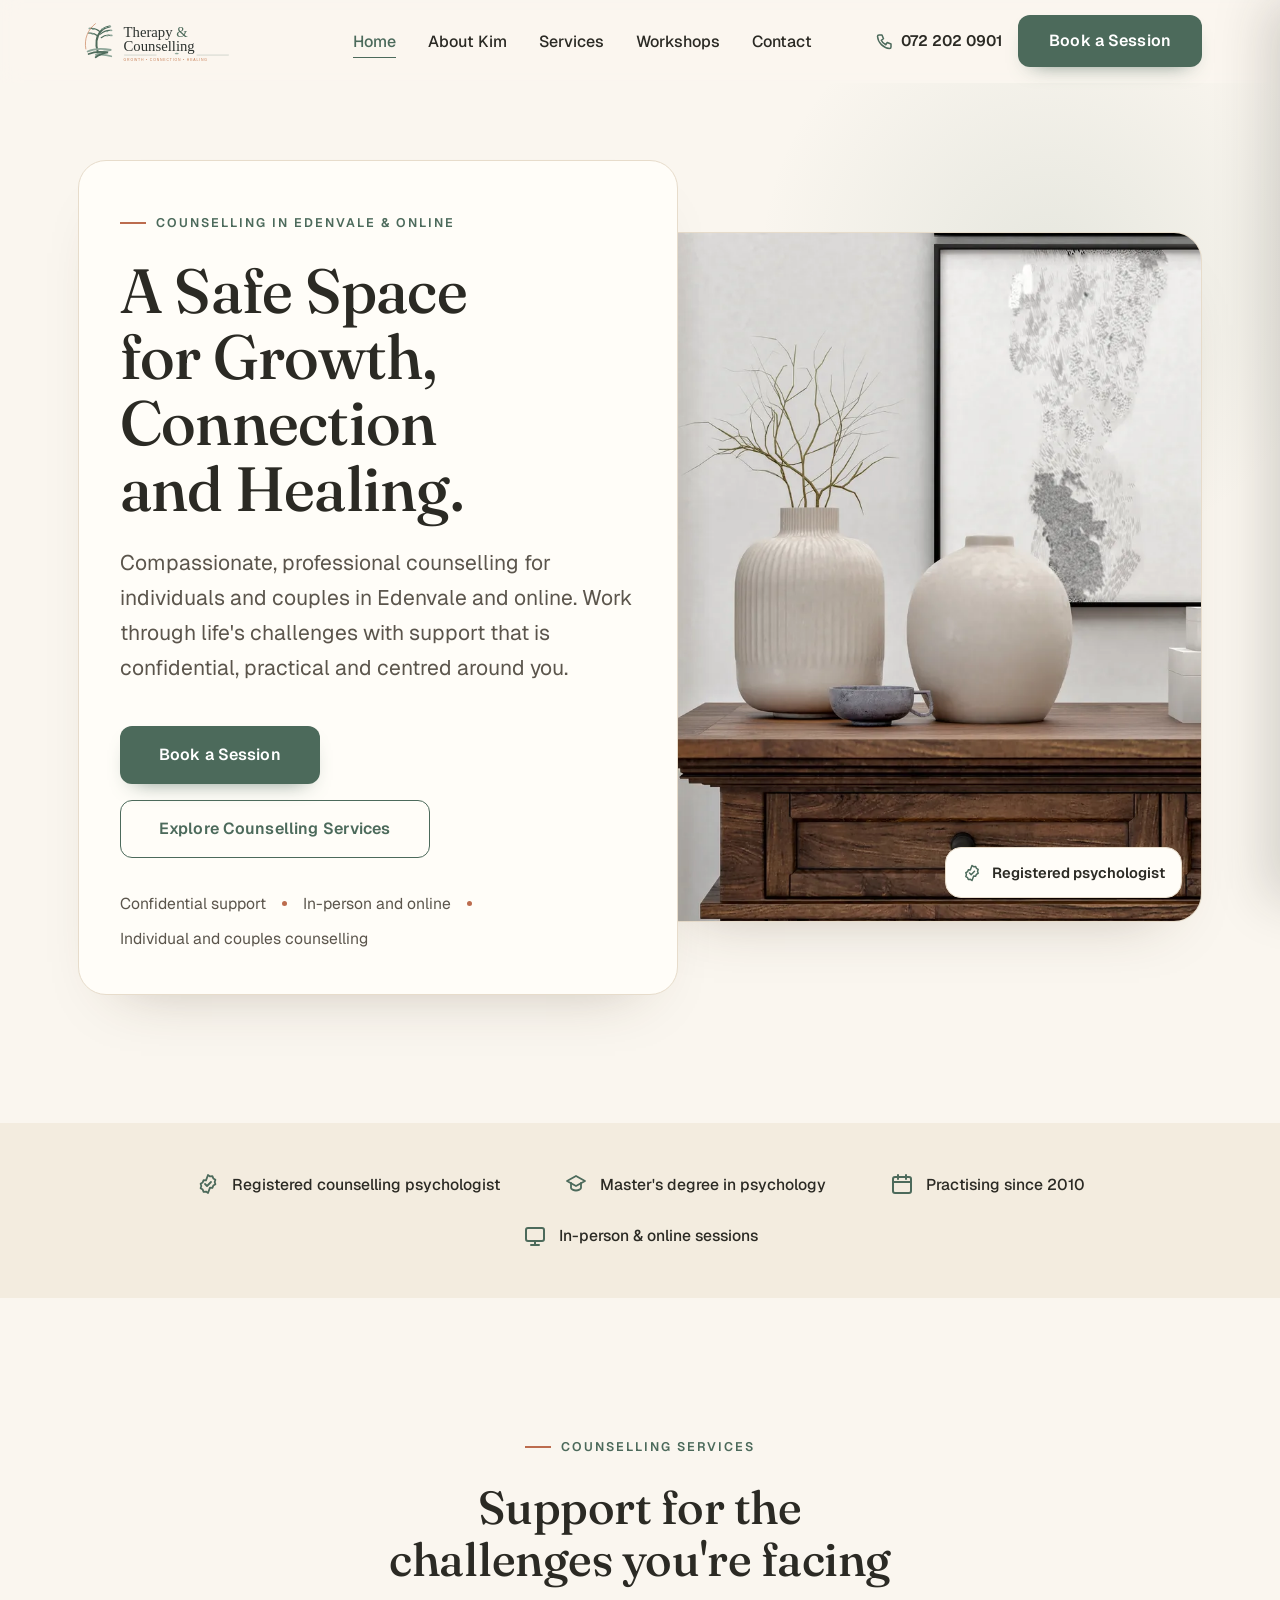
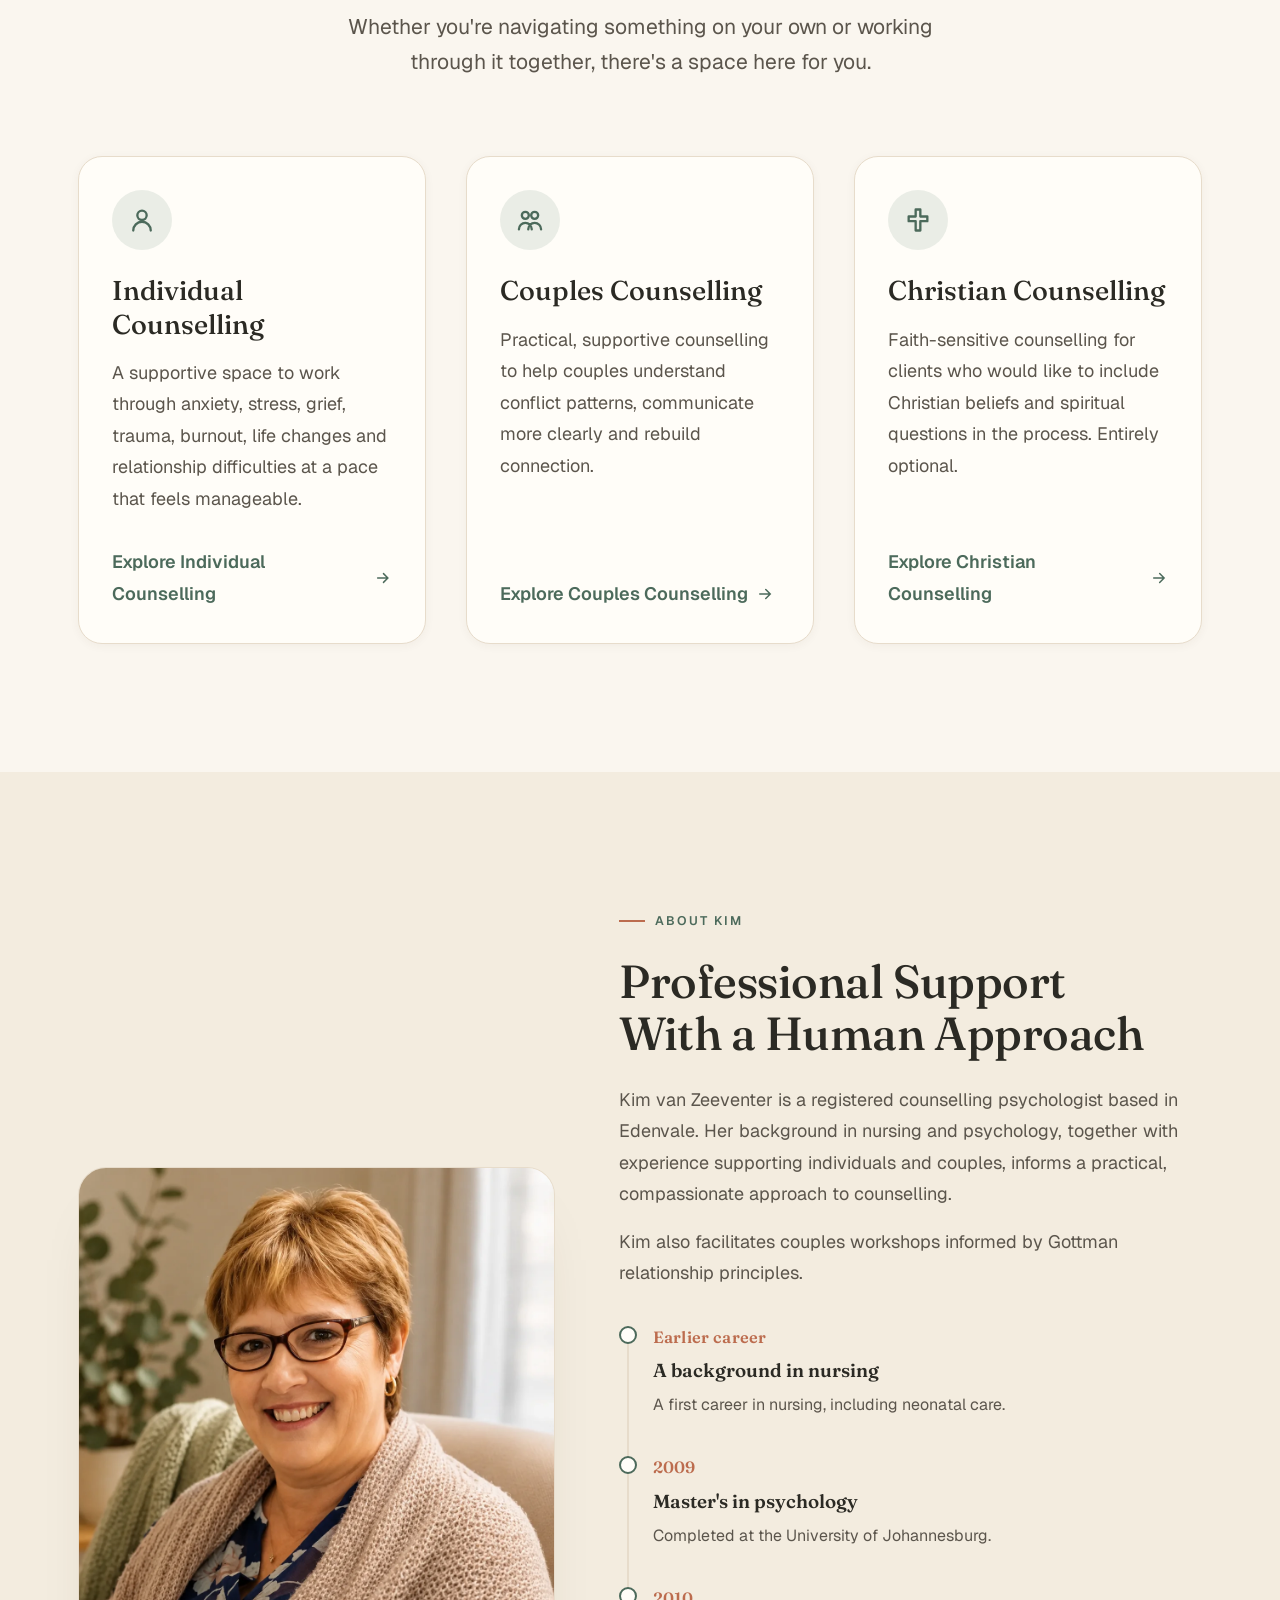
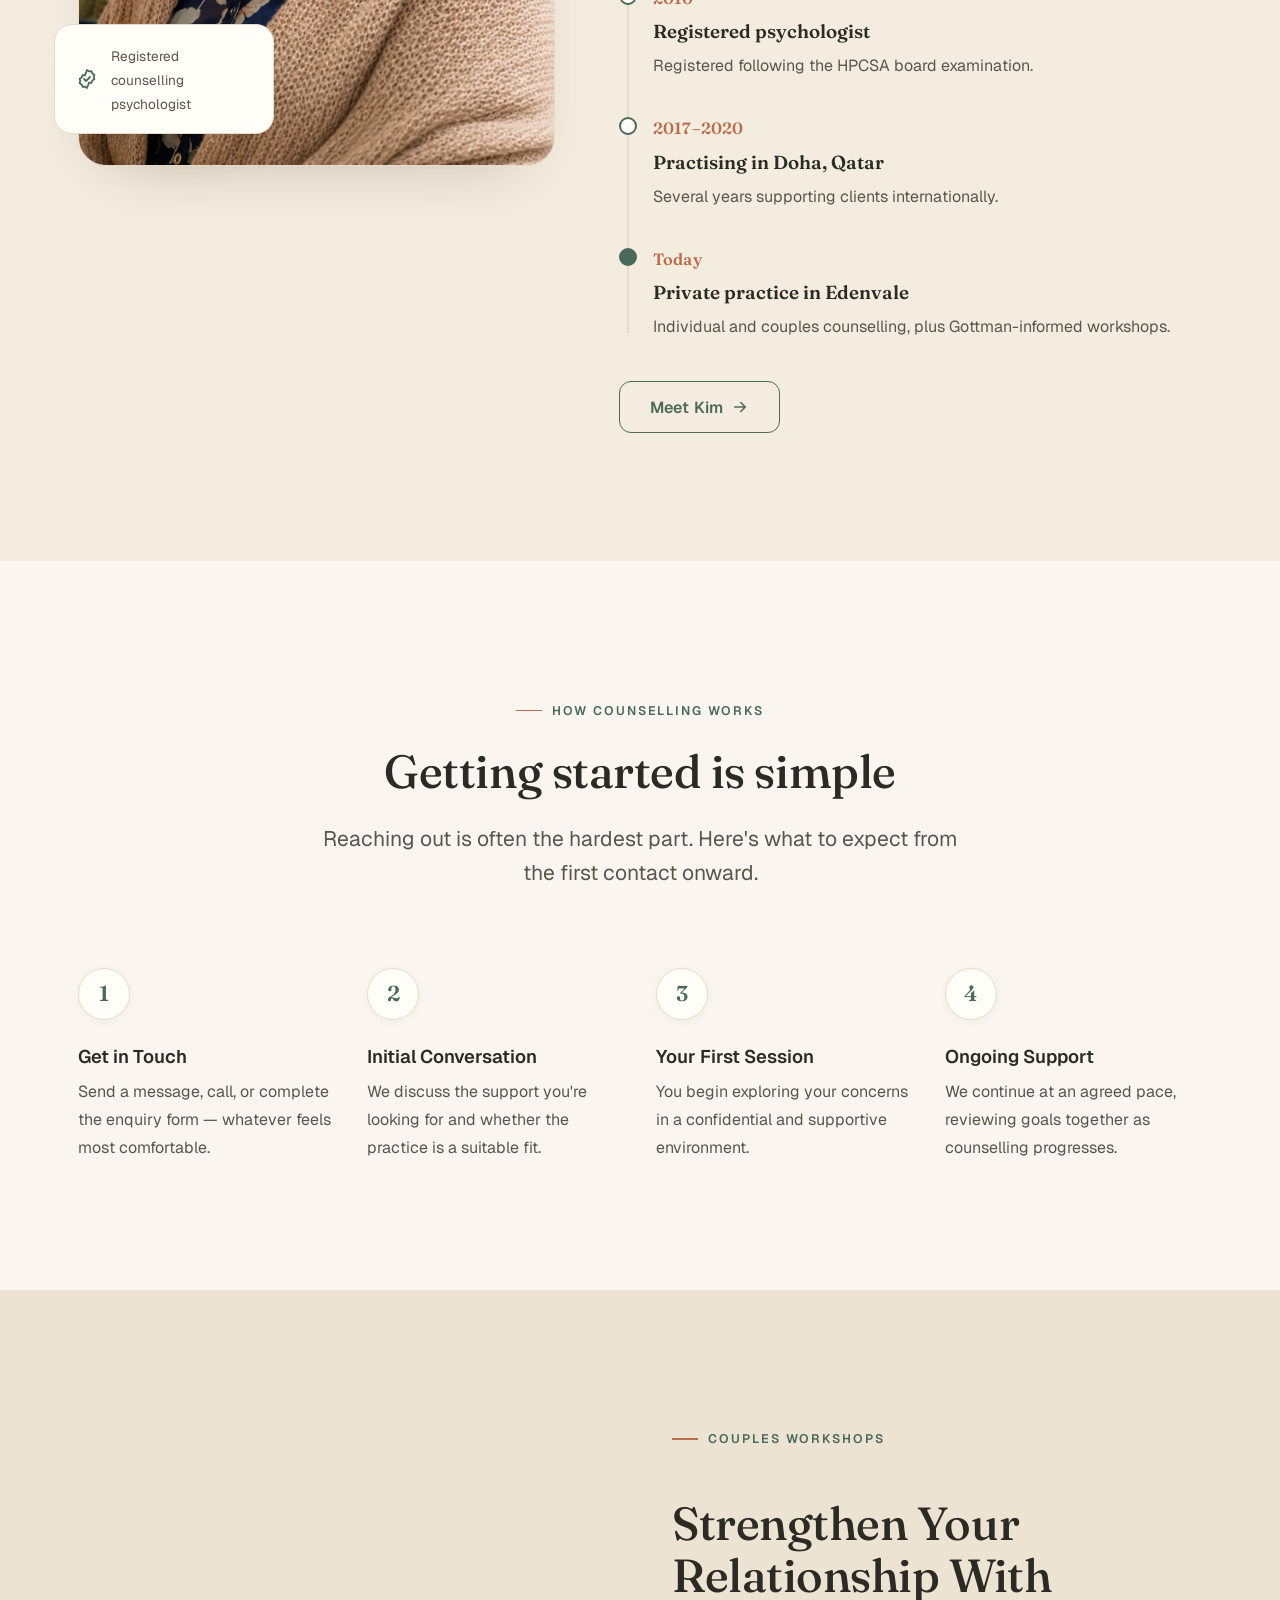
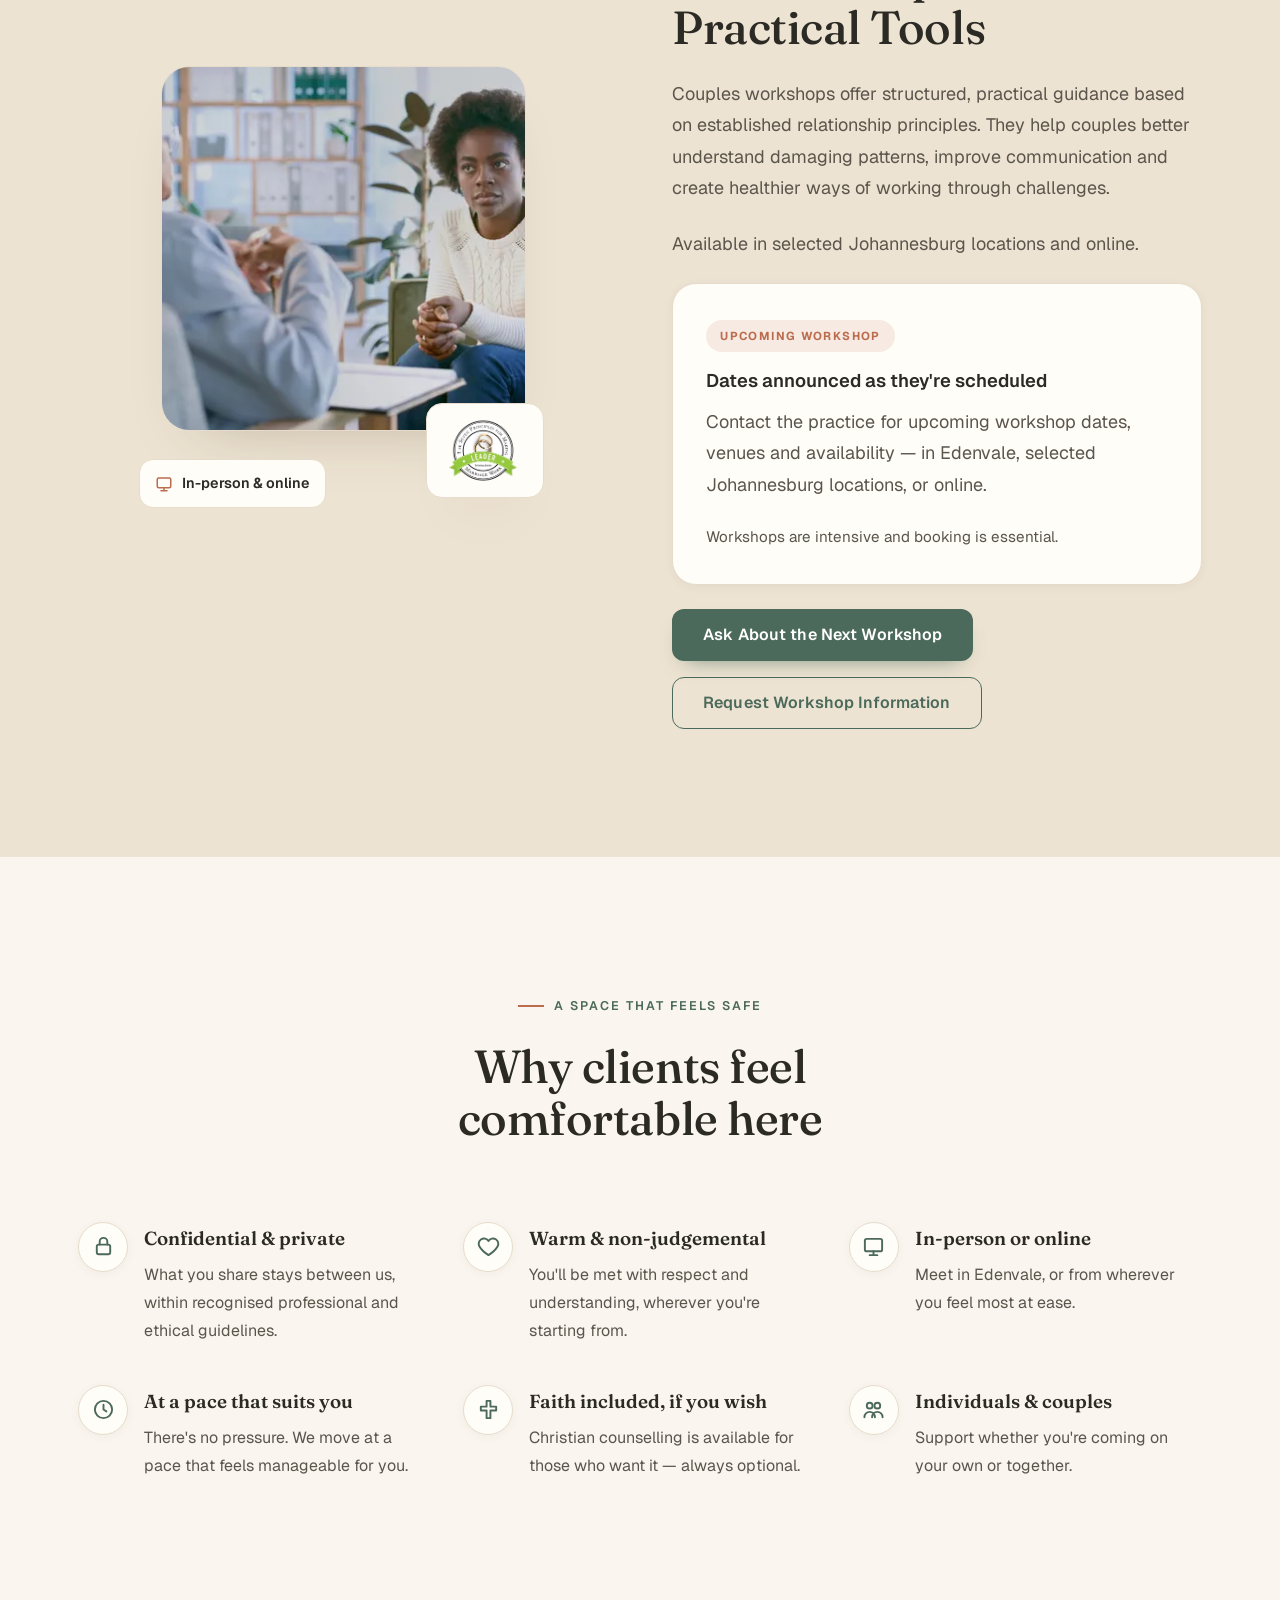
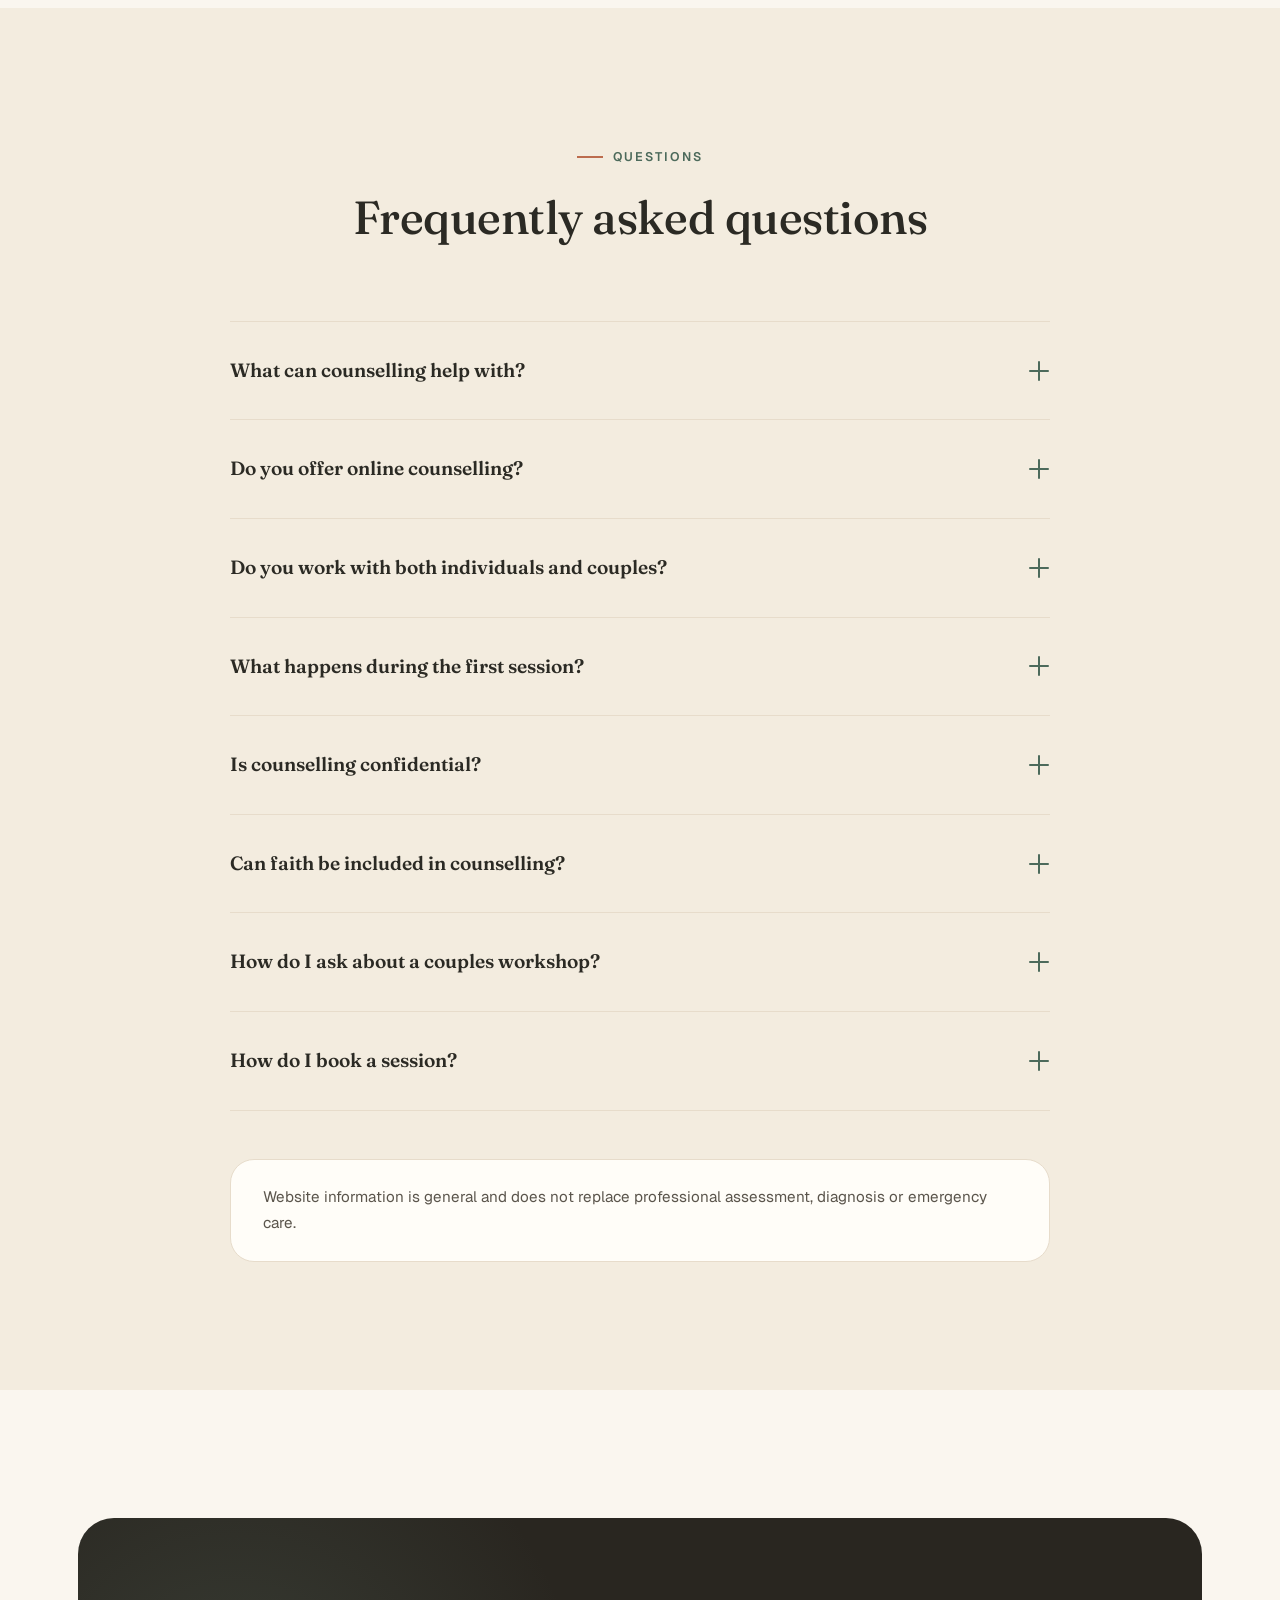
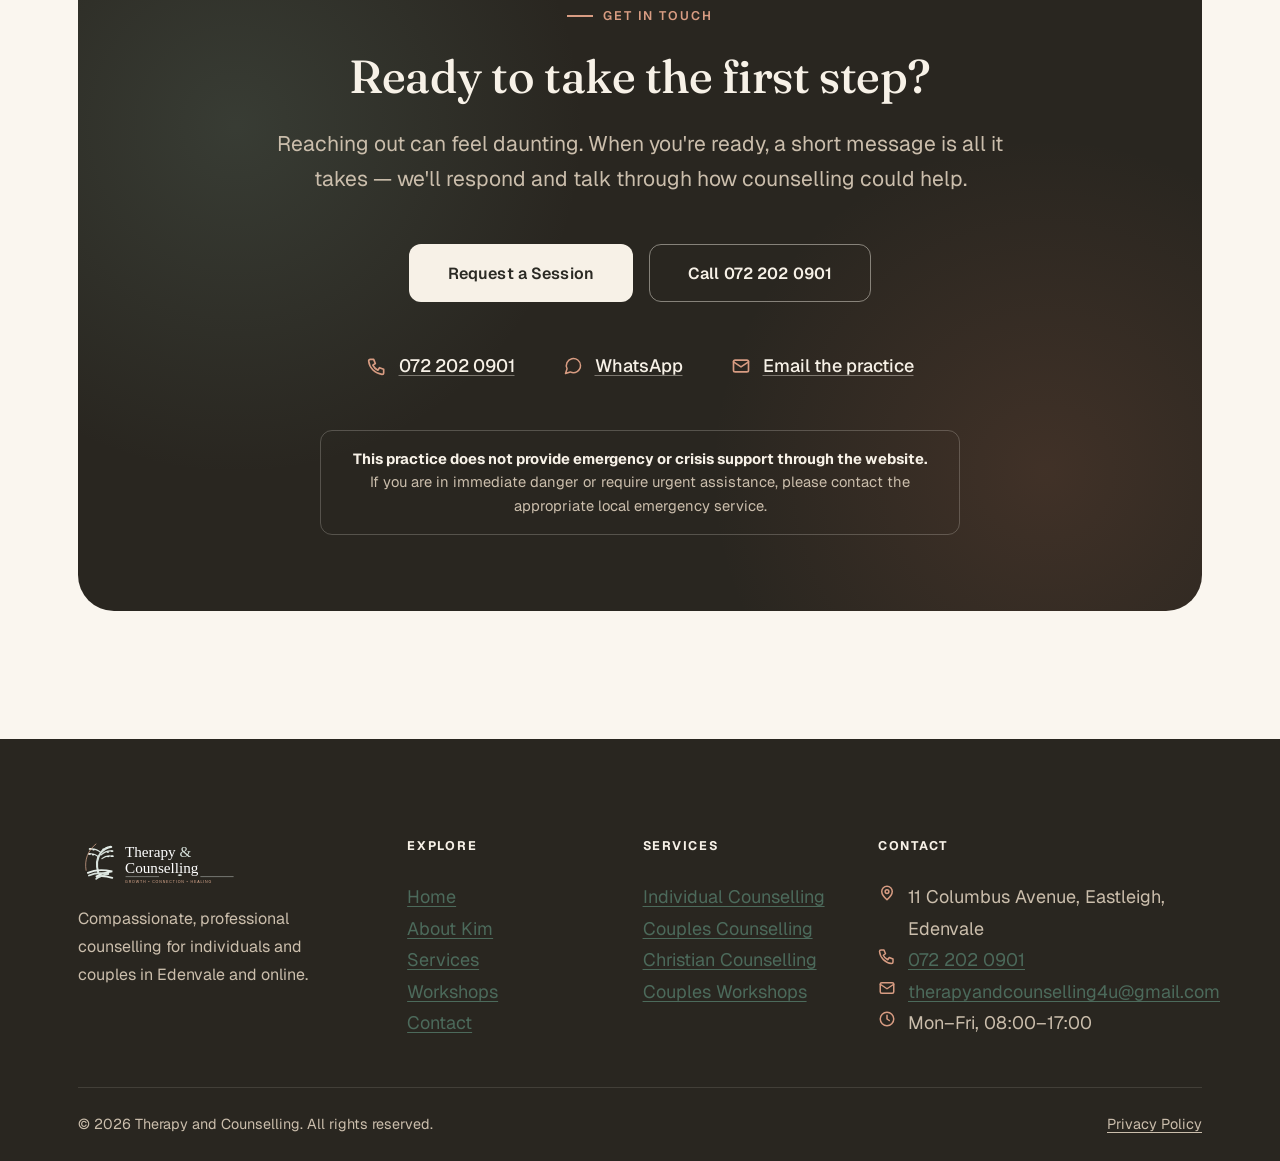
<file: therapy-and-counselling/index.html>
<!DOCTYPE html>
<html lang="en-ZA">
<head>
  <meta charset="UTF-8" />
  <meta name="viewport" content="width=device-width, initial-scale=1.0" />

  <!-- PRIMARY META (SEO theme: "Counselling psychologist in Edenvale") -->
  <title>Counselling Psychologist in Edenvale &amp; Online | Therapy &amp; Counselling</title>
  <meta name="description" content="Compassionate, professional counselling for individuals and couples in Edenvale and online. Confidential support for anxiety, stress, grief, relationships and more. Book a session with Kim van Zeeventer." />
  <!-- TODO(confirm): final production domain before launch -->
  <link rel="canonical" href="https://www.therapyandcounselling.co.za/" />

  <!-- Open Graph / social (image placeholder — supply before launch) -->
  <meta property="og:type" content="website" />
  <meta property="og:title" content="Counselling in Edenvale &amp; Online | Therapy &amp; Counselling" />
  <meta property="og:description" content="Compassionate, professional counselling for individuals and couples in Edenvale and online." />
  <meta property="og:url" content="https://www.therapyandcounselling.co.za/" />
  <!-- <meta property="og:image" content="https://www.therapyandcounselling.co.za/assets/social-share.jpg" /> -->
  <meta name="twitter:card" content="summary_large_image" />
  <meta property="og:image" content="https://www.therapyandcounselling.co.za/assets/images/og-home.webp" />
  <meta name="twitter:image" content="https://www.therapyandcounselling.co.za/assets/images/og-home.webp" />
  <meta name="theme-color" content="#FAF6EF" />


  <link rel="icon" type="image/svg+xml" href="assets/logo/therapy-favicon.svg" />
  <link rel="preload" as="image" href="assets/images/hero-room.webp" fetchpriority="high" />

  <!-- Fonts: Geist (FW-002 §15). Falls back to system sans. -->
  <link rel="preconnect" href="https://fonts.googleapis.com" />
  <link rel="preconnect" href="https://fonts.gstatic.com" crossorigin />
  <!-- Display headings: Fraunces. Body/UI: Geist. -->
  <link href="https://fonts.googleapis.com/css2?family=Fraunces:opsz,wght@9..144,400;9..144,500;9..144,600&family=Geist:wght@400;500;600;700&display=swap" rel="stylesheet" />

  <link rel="stylesheet" href="css/styles.css" />

  <!--
    NOTE ON SCHEMA: LocalBusiness / professional schema is intentionally NOT
    included yet. Per FW-002 §18, add it only once professional and business
    details (HPCSA wording, practice number, hours, address) are confirmed.
  -->
  <!-- Restrained JSON-LD (no fabricated HPCSA/practice number, pricing or memberships).
       Confirm address & hours before launch. -->
  <script type="application/ld+json">
  {
    "@context": "https://schema.org",
    "@type": "ProfessionalService",
    "name": "Therapy and Counselling",
    "description": "Counselling for individuals and couples in Edenvale and online.",
    "url": "https://www.therapyandcounselling.co.za/",
    "image": "https://www.therapyandcounselling.co.za/assets/images/og-home.webp",
    "telephone": "+27722020901",
    "email": "therapyandcounselling4u@gmail.com",
    "address": { "@type": "PostalAddress", "streetAddress": "11 Columbus Avenue, Eastleigh", "addressLocality": "Edenvale", "addressRegion": "Gauteng", "addressCountry": "ZA" },
    "areaServed": "Edenvale, Johannesburg and online",
    "openingHoursSpecification": { "@type": "OpeningHoursSpecification", "dayOfWeek": ["Monday","Tuesday","Wednesday","Thursday","Friday"], "opens": "08:00", "closes": "17:00" }
  }
  </script>
</head>
<body>
  <a class="skip-link" href="#main">Skip to content</a>

  <!-- ============================================================ HEADER -->
  <header class="site-header" id="site-header">
    <div class="container">
      <nav class="nav" aria-label="Primary">
        <a class="brand" href="index.html" aria-label="Therapy and Counselling — home">
          <img class="brand__logo" src="assets/logo/therapy-logo-primary.svg" width="980" height="270" alt="" />
          <img class="brand__icon" src="assets/logo/therapy-logo-icon.svg" width="130" height="150" alt="" />
        </a>

        <ul class="nav__links">
          <li><a href="index.html" aria-current="page">Home</a></li>
          <li><a href="about.html">About Kim</a></li>
          <li><a href="services.html">Services</a></li>
          <li><a href="#workshops">Workshops</a></li>
          <li><a href="#book">Contact</a></li>
        </ul>

        <div class="nav__actions">
          <a class="nav__phone" href="tel:+27722020901" aria-label="Call the practice">
            <svg xmlns="http://www.w3.org/2000/svg" viewBox="0 0 24 24" aria-hidden="true" focusable="false"><g fill="none" stroke="currentColor" stroke-width="2" stroke-linecap="round" stroke-linejoin="round"><path d="M4 4h4l2 5-3 2a12 12 0 0 0 6 6l2-3 5 2v4a2 2 0 0 1-2 2A18 18 0 0 1 2 6a2 2 0 0 1 2-2z"/></g></svg>
            072 202 0901
          </a>
          <a class="btn btn-primary" href="#book">Book a Session</a>
          <button class="nav__toggle" id="navToggle" aria-label="Open menu" aria-expanded="false" aria-controls="drawer">
            <svg viewBox="0 0 24 24" fill="none" stroke="currentColor" stroke-width="2" stroke-linecap="round"><path d="M3 6h18M3 12h18M3 18h18"/></svg>
          </button>
        </div>
      </nav>
    </div>
  </header>

  <!-- Mobile drawer -->
  <div class="drawer-overlay" id="drawerOverlay"></div>
  <aside class="drawer" id="drawer" aria-label="Menu" aria-hidden="true">
    <div class="drawer__head">
      <img class="drawer__logo" src="assets/logo/therapy-logo-icon.svg" width="130" height="150" alt="Therapy and Counselling" />
      <button class="drawer__close" id="drawerClose" aria-label="Close menu">
        <svg viewBox="0 0 24 24" fill="none" stroke="currentColor" stroke-width="2" stroke-linecap="round"><path d="M6 6l12 12M18 6L6 18"/></svg>
      </button>
    </div>
    <nav class="drawer__links" aria-label="Mobile">
      <a href="index.html">Home</a>
      <a href="about.html">About Kim</a>
      <a href="services.html">Services</a>
      <a href="#workshops">Workshops</a>
      <a href="#book">Contact</a>
    </nav>
    <a class="btn btn-primary btn-block" href="#book">Book a Session</a>
    <div class="drawer__contact">
      <a href="tel:+27722020901">Call 072 202 0901</a>
      <a href="mailto:therapyandcounselling4u@gmail.com">Email the practice</a>
    </div>
  </aside>

  <main id="main">

    <!-- ============================================================ HERO (immersive, overlapping) -->
    <section class="hero">
      <div class="container">
        <div class="hero__stage">
          <div class="hero__content reveal">
            <p class="eyebrow">Counselling in Edenvale &amp; Online</p>
            <h1 class="h1">A Safe Space for Growth, Connection and Healing.</h1>
            <p class="lede hero__lede">
              Compassionate, professional counselling for individuals and couples in Edenvale and online.
              Work through life's challenges with support that is confidential, practical and centred around you.
            </p>
            <div class="hero__cta">
              <a class="btn btn-primary btn-lg" href="#book">Book a Session</a>
              <a class="btn btn-secondary btn-lg" href="services.html">Explore Counselling Services</a>
            </div>
            <p class="hero__reassure">
              Confidential support <span class="dot" aria-hidden="true"></span>
              In-person and online <span class="dot" aria-hidden="true"></span>
              Individual and couples counselling
            </p>
          </div>
          <div class="hero__figure reveal">
            <!-- Hero photograph (supplied). Not lazy-loaded — it's the LCP image. -->
            <div class="media media--hero">
              <img src="assets/images/hero-room.webp" width="1000" height="1000" alt="A calm, light interior with soft neutral tones" fetchpriority="high" decoding="async" />
            </div>
            <span class="hero__chip">
              <svg viewBox="0 0 24 24" fill="none" stroke="currentColor" stroke-width="1.8" stroke-linecap="round" stroke-linejoin="round" aria-hidden="true"><path d="M12 3l2 1.4 2.4-.2.9 2.2 2.1 1.3-.7 2.3.7 2.3-2.1 1.3-.9 2.2-2.4-.2L12 21l-2-1.4-2.4.2-.9-2.2-2.1-1.3.7-2.3-.7-2.3 2.1-1.3.9-2.2 2.4.2z"/><path d="M9 12l2 2 4-4"/></svg>
              Registered psychologist
            </span>
          </div>
        </div>
      </div>
    </section>

    <!-- ============================================================ TRUST STRIP (verified signals only — FW-002 §12) -->
    <section class="trust" aria-label="About the practice">
      <div class="container">
        <ul class="trust__row">
          <li class="trust__item">
            <svg viewBox="0 0 24 24" fill="none" stroke="currentColor" stroke-width="1.8" stroke-linecap="round" stroke-linejoin="round"><path d="M12 3l2 1.4 2.4-.2.9 2.2 2.1 1.3-.7 2.3.7 2.3-2.1 1.3-.9 2.2-2.4-.2L12 21l-2-1.4-2.4.2-.9-2.2-2.1-1.3.7-2.3-.7-2.3 2.1-1.3.9-2.2 2.4.2z"/><path d="M9 12l2 2 4-4"/></svg>
            Registered counselling psychologist
          </li>
          <li class="trust__item">
            <svg viewBox="0 0 24 24" fill="none" stroke="currentColor" stroke-width="1.8" stroke-linecap="round" stroke-linejoin="round"><path d="M3 9l9-5 9 5-9 5z"/><path d="M7 11v5c0 1 2.5 2.5 5 2.5s5-1.5 5-2.5v-5"/></svg>
            Master's degree in psychology
          </li>
          <li class="trust__item">
            <svg xmlns="http://www.w3.org/2000/svg" viewBox="0 0 24 24" aria-hidden="true" focusable="false"><g fill="none" stroke="currentColor" stroke-width="2" stroke-linecap="round" stroke-linejoin="round"><rect x="3" y="5" width="18" height="16" rx="2"/><path d="M8 3v4M16 3v4M3 10h18"/></g></svg>
            Practising since 2010
          </li>
          <li class="trust__item">
            <svg xmlns="http://www.w3.org/2000/svg" viewBox="0 0 24 24" aria-hidden="true" focusable="false"><g fill="none" stroke="currentColor" stroke-width="2" stroke-linecap="round" stroke-linejoin="round"><rect x="3" y="4" width="18" height="13" rx="2"/><path d="M8 21h8M12 17v4"/></g></svg>
            In-person &amp; online sessions
          </li>
        </ul>
      </div>
    </section>

    <!-- ============================================================ COUNSELLING SERVICES -->
    <section class="section" id="services-preview" aria-labelledby="services-title">
      <div class="container">
        <div class="section-head reveal">
          <p class="eyebrow">Counselling Services</p>
          <h2 class="h2" id="services-title">Support for the challenges you're facing</h2>
          <p class="lede u-center">Whether you're navigating something on your own or working through it together, there's a space here for you.</p>
        </div>

        <div class="grid grid-3">
          <article class="card reveal">
            <span class="card__icon" aria-hidden="true"><svg xmlns="http://www.w3.org/2000/svg" viewBox="0 0 24 24" aria-hidden="true" focusable="false"><g fill="none" stroke="currentColor" stroke-width="2" stroke-linecap="round" stroke-linejoin="round"><circle cx="12" cy="8" r="4"/><path d="M4.5 21a7.5 7.5 0 0 1 15 0"/></g></svg></span>
            <h3 class="h3">Individual Counselling</h3>
            <p>A supportive space to work through anxiety, stress, grief, trauma, burnout, life changes and relationship difficulties at a pace that feels manageable.</p>
            <a class="textlink" href="services.html#individual">Explore Individual Counselling
              <svg viewBox="0 0 24 24" fill="none" stroke="currentColor" stroke-width="2" stroke-linecap="round"><path d="M5 12h14M13 6l6 6-6 6"/></svg>
            </a>
          </article>

          <article class="card reveal">
            <span class="card__icon" aria-hidden="true"><svg xmlns="http://www.w3.org/2000/svg" viewBox="0 0 24 24" aria-hidden="true" focusable="false"><g fill="none" stroke="currentColor" stroke-width="2" stroke-linecap="round" stroke-linejoin="round"><circle cx="8" cy="8" r="3"/><circle cx="16" cy="8" r="3"/><path d="M2.5 20a5.5 5.5 0 0 1 11 0M10.5 20a5.5 5.5 0 0 1 11 0"/></g></svg></span>
            <h3 class="h3">Couples Counselling</h3>
            <p>Practical, supportive counselling to help couples understand conflict patterns, communicate more clearly and rebuild connection.</p>
            <a class="textlink" href="services.html#couples">Explore Couples Counselling
              <svg viewBox="0 0 24 24" fill="none" stroke="currentColor" stroke-width="2" stroke-linecap="round"><path d="M5 12h14M13 6l6 6-6 6"/></svg>
            </a>
          </article>

          <article class="card reveal">
            <span class="card__icon" aria-hidden="true"><svg xmlns="http://www.w3.org/2000/svg" viewBox="0 0 24 24" aria-hidden="true" focusable="false"><g fill="none" stroke="currentColor" stroke-width="2" stroke-linecap="round" stroke-linejoin="round"><path d="M10 3h4v6h6v4h-6v8h-4v-8H4V9h6z"/></g></svg></span>
            <h3 class="h3">Christian Counselling</h3>
            <p>Faith-sensitive counselling for clients who would like to include Christian beliefs and spiritual questions in the process. Entirely optional.</p>
            <a class="textlink" href="services.html#christian">Explore Christian Counselling
              <svg viewBox="0 0 24 24" fill="none" stroke="currentColor" stroke-width="2" stroke-linecap="round"><path d="M5 12h14M13 6l6 6-6 6"/></svg>
            </a>
          </article>
        </div>
      </div>
    </section>

    <!-- ============================================================ ABOUT KIM PREVIEW (with timeline) -->
    <section class="section section--surface" aria-labelledby="about-title">
      <div class="container">
        <div class="about">
          <div class="about__media reveal">
            <!-- Portrait of Kim (supplied; converted from PNG to WebP). -->
            <div class="media media--portrait">
              <img src="assets/images/kim-portrait.webp" width="1122" height="1402" alt="Kim van Zeeventer, registered counselling psychologist" loading="lazy" decoding="async" />
            </div>
            <div class="about__badge" style="display:flex;align-items:center;gap:12px">
              <svg viewBox="0 0 24 24" fill="none" stroke="currentColor" stroke-width="1.8" stroke-linecap="round" stroke-linejoin="round" aria-hidden="true" style="width:24px;height:24px;color:var(--sage-dark);flex:none"><path d="M12 3l2 1.4 2.4-.2.9 2.2 2.1 1.3-.7 2.3.7 2.3-2.1 1.3-.9 2.2-2.4-.2L12 21l-2-1.4-2.4.2-.9-2.2-2.1-1.3.7-2.3-.7-2.3 2.1-1.3.9-2.2 2.4.2z"/><path d="M9 12l2 2 4-4"/></svg>
              <span class="lbl">Registered counselling psychologist</span>
            </div>
          </div>
          <div class="about__content">
            <p class="eyebrow">About Kim</p>
            <h2 class="h2" id="about-title">Professional Support With a Human Approach</h2>
            <p style="margin-top:var(--s5)">Kim van Zeeventer is a registered counselling psychologist based in Edenvale. Her background in nursing and psychology, together with experience supporting individuals and couples, informs a practical, compassionate approach to counselling.</p>
            <p style="margin-top:var(--s4)">Kim also facilitates couples workshops informed by Gottman relationship principles.</p>

            <!-- Career timeline. Years/qualifications drawn from the current site as initial source;
                 all are flagged for confirmation before launch (CONTENT-QUESTIONS §1). -->
            <ol class="timeline">
              <li class="timeline__item">
                <span class="timeline__year">Earlier career</span>
                <p class="timeline__title">A background in nursing</p>
                <p class="timeline__desc">A first career in nursing, including neonatal care.</p>
              </li>
              <li class="timeline__item">
                <span class="timeline__year">2009</span>
                <p class="timeline__title">Master's in psychology</p>
                <p class="timeline__desc">Completed at the University of Johannesburg.</p>
              </li>
              <li class="timeline__item">
                <span class="timeline__year">2010</span>
                <p class="timeline__title">Registered psychologist</p>
                <p class="timeline__desc">Registered following the HPCSA board examination.</p>
              </li>
              <li class="timeline__item">
                <span class="timeline__year">2017–2020</span>
                <p class="timeline__title">Practising in Doha, Qatar</p>
                <p class="timeline__desc">Several years supporting clients internationally.</p>
              </li>
              <li class="timeline__item is-now">
                <span class="timeline__year">Today</span>
                <p class="timeline__title">Private practice in Edenvale</p>
                <p class="timeline__desc">Individual and couples counselling, plus Gottman-informed workshops.</p>
              </li>
            </ol>

            <a class="btn btn-secondary" href="about.html">Meet Kim
              <svg viewBox="0 0 24 24" fill="none" stroke="currentColor" stroke-width="2" stroke-linecap="round"><path d="M5 12h14M13 6l6 6-6 6"/></svg>
            </a>
          </div>
        </div>
      </div>
    </section>

    <!-- ============================================================ HOW COUNSELLING WORKS -->
    <section class="section" aria-labelledby="how-title">
      <div class="container">
        <div class="section-head reveal">
          <p class="eyebrow">How Counselling Works</p>
          <h2 class="h2" id="how-title">Getting started is simple</h2>
          <p class="lede u-center">Reaching out is often the hardest part. Here's what to expect from the first contact onward.</p>
        </div>

        <ol class="steps">
          <li class="step reveal"><div class="step__num" aria-hidden="true">1</div><h3 class="h4">Get in Touch</h3><p>Send a message, call, or complete the enquiry form — whatever feels most comfortable.</p></li>
          <li class="step reveal"><div class="step__num" aria-hidden="true">2</div><h3 class="h4">Initial Conversation</h3><p>We discuss the support you're looking for and whether the practice is a suitable fit.</p></li>
          <li class="step reveal"><div class="step__num" aria-hidden="true">3</div><h3 class="h4">Your First Session</h3><p>You begin exploring your concerns in a confidential and supportive environment.</p></li>
          <li class="step reveal"><div class="step__num" aria-hidden="true">4</div><h3 class="h4">Ongoing Support</h3><p>We continue at an agreed pace, reviewing goals together as counselling progresses.</p></li>
        </ol>
      </div>
    </section>

    <!-- ============================================================ COUPLES WORKSHOP FEATURE -->
    <section class="section section--warm" id="workshops" aria-labelledby="workshop-title">
      <div class="container">
        <div class="workshop">
          <div class="workshop__media reveal">
            <!-- Workshop photograph (supplied). NOTE: source is only 365×365 — a higher-resolution
                 version is recommended before launch, as it upscales at this display size. -->
            <div class="media media--wide">
              <img src="assets/images/workshop.webp" width="365" height="365" alt="A warm, supportive counselling session" loading="eager" decoding="async" />
            </div>
            <span class="workshop__chip">
              <svg xmlns="http://www.w3.org/2000/svg" viewBox="0 0 24 24" aria-hidden="true" focusable="false"><g fill="none" stroke="currentColor" stroke-width="2" stroke-linecap="round" stroke-linejoin="round"><rect x="3" y="4" width="18" height="13" rx="2"/><path d="M8 21h8M12 17v4"/></g></svg>
              In-person &amp; online
            </span>
            <!-- Gottman "Leader" seal — reflects Kim's confirmed Gottman Institute workshop-leader training (FW-002 §2). -->
            <span class="workshop__seal">
              <img src="assets/images/gottman-leader-badge.webp" width="400" height="318"
                   alt="Leader — The Seven Principles for Making Marriage Work, The Gottman Institute" loading="eager" decoding="async" />
            </span>
          </div>

          <div class="workshop__content stack reveal">
            <p class="eyebrow">Couples Workshops</p>
            <h2 class="h2" id="workshop-title">Strengthen Your Relationship With Practical Tools</h2>
            <p>Couples workshops offer structured, practical guidance based on established relationship principles. They help couples better understand damaging patterns, improve communication and create healthier ways of working through challenges.</p>
            <p class="muted">Available in selected Johannesburg locations and online.</p>

            <!-- EDITABLE EVENT BLOCK — FW-002 §11.
                 No confirmed workshop date is set, so the neutral enquiry message is shown.
                 When a workshop is scheduled, replace the message with the <dl> template below. -->
            <div class="event-card">
              <span class="event-card__tag">Upcoming workshop</span>
              <h3 class="h4" style="margin-bottom:var(--s3)">Dates announced as they're scheduled</h3>
              <p class="muted">Contact the practice for upcoming workshop dates, venues and availability — in Edenvale, selected Johannesburg locations, or online.</p>
              <p class="note">Workshops are intensive and booking is essential.</p>
              <!-- WHEN A DATE IS CONFIRMED, use this structure (and remove the message above):
              <dl>
                <dt>Date</dt><dd>[e.g. Saturday 12 July]</dd>
                <dt>Time</dt><dd>[e.g. 09:00–15:00]</dd>
                <dt>Venue</dt><dd>[Edenvale / Lonehill / Online]</dd>
                <dt>Availability</dt><dd>[e.g. Limited places]</dd>
                <dt>Booking</dt><dd>[How to book]</dd>
              </dl>
              -->
            </div>

            <div class="hero__cta">
              <a class="btn btn-primary" href="#book">Ask About the Next Workshop</a>
              <a class="btn btn-secondary" href="#book">Request Workshop Information</a>
            </div>
          </div>
        </div>
      </div>
    </section>

    <!-- ============================================================ WHY CLIENTS FEEL COMFORTABLE -->
    <section class="section" aria-labelledby="comfort-title">
      <div class="container">
        <div class="section-head reveal">
          <p class="eyebrow">A space that feels safe</p>
          <h2 class="h2" id="comfort-title">Why clients feel comfortable here</h2>
        </div>

        <div class="grid grid-3" style="gap:var(--s7) var(--s6)">
          <div class="value reveal">
            <span class="value__icon" aria-hidden="true"><svg xmlns="http://www.w3.org/2000/svg" viewBox="0 0 24 24" aria-hidden="true" focusable="false"><g fill="none" stroke="currentColor" stroke-width="2" stroke-linecap="round" stroke-linejoin="round"><rect x="5" y="10" width="14" height="10" rx="2"/><path d="M8 10V7a4 4 0 0 1 8 0v3"/></g></svg></span>
            <div><h3>Confidential &amp; private</h3><p>What you share stays between us, within recognised professional and ethical guidelines.</p></div>
          </div>
          <div class="value reveal">
            <span class="value__icon" aria-hidden="true"><svg xmlns="http://www.w3.org/2000/svg" viewBox="0 0 24 24" aria-hidden="true" focusable="false"><g fill="none" stroke="currentColor" stroke-width="2" stroke-linecap="round" stroke-linejoin="round"><path d="M12 21s-7-4.5-9.4-9A5 5 0 0 1 12 6.2 5 5 0 0 1 21.4 12C19 16.5 12 21 12 21z"/></g></svg></span>
            <div><h3>Warm &amp; non-judgemental</h3><p>You'll be met with respect and understanding, wherever you're starting from.</p></div>
          </div>
          <div class="value reveal">
            <span class="value__icon" aria-hidden="true"><svg xmlns="http://www.w3.org/2000/svg" viewBox="0 0 24 24" aria-hidden="true" focusable="false"><g fill="none" stroke="currentColor" stroke-width="2" stroke-linecap="round" stroke-linejoin="round"><rect x="3" y="4" width="18" height="13" rx="2"/><path d="M8 21h8M12 17v4"/></g></svg></span>
            <div><h3>In-person or online</h3><p>Meet in Edenvale, or from wherever you feel most at ease.</p></div>
          </div>
          <div class="value reveal">
            <span class="value__icon" aria-hidden="true"><svg xmlns="http://www.w3.org/2000/svg" viewBox="0 0 24 24" aria-hidden="true" focusable="false"><g fill="none" stroke="currentColor" stroke-width="2" stroke-linecap="round" stroke-linejoin="round"><circle cx="12" cy="12" r="9"/><path d="M12 7v5l3 2"/></g></svg></span>
            <div><h3>At a pace that suits you</h3><p>There's no pressure. We move at a pace that feels manageable for you.</p></div>
          </div>
          <div class="value reveal">
            <span class="value__icon" aria-hidden="true"><svg xmlns="http://www.w3.org/2000/svg" viewBox="0 0 24 24" aria-hidden="true" focusable="false"><g fill="none" stroke="currentColor" stroke-width="2" stroke-linecap="round" stroke-linejoin="round"><path d="M10 3h4v6h6v4h-6v8h-4v-8H4V9h6z"/></g></svg></span>
            <div><h3>Faith included, if you wish</h3><p>Christian counselling is available for those who want it — always optional.</p></div>
          </div>
          <div class="value reveal">
            <span class="value__icon" aria-hidden="true"><svg xmlns="http://www.w3.org/2000/svg" viewBox="0 0 24 24" aria-hidden="true" focusable="false"><g fill="none" stroke="currentColor" stroke-width="2" stroke-linecap="round" stroke-linejoin="round"><circle cx="8" cy="8" r="3"/><circle cx="16" cy="8" r="3"/><path d="M2.5 20a5.5 5.5 0 0 1 11 0M10.5 20a5.5 5.5 0 0 1 11 0"/></g></svg></span>
            <div><h3>Individuals &amp; couples</h3><p>Support whether you're coming on your own or together.</p></div>
          </div>
        </div>
      </div>
    </section>

    <!-- ============================================================ FAQ -->
    <section class="section section--surface" aria-labelledby="faq-title">
      <div class="container">
        <div class="section-head reveal">
          <p class="eyebrow">Questions</p>
          <h2 class="h2" id="faq-title">Frequently asked questions</h2>
        </div>

        <div class="faq" id="faq">
          <details class="faq__item">
            <summary>What can counselling help with? <span class="ico" aria-hidden="true"></span></summary>
            <div class="faq__answer"><p>Counselling can support you with many of life's challenges — including anxiety, stress, low mood, grief, trauma, burnout, major life changes and relationship difficulties. If you're unsure whether counselling is right for your situation, you're welcome to get in touch and ask.</p></div>
          </details>
          <details class="faq__item">
            <summary>Do you offer online counselling? <span class="ico" aria-hidden="true"></span></summary>
            <div class="faq__answer"><p>Yes. Sessions are available both in person in Edenvale and online, so you can choose whichever feels more comfortable and convenient for you.</p></div>
          </details>
          <details class="faq__item">
            <summary>Do you work with both individuals and couples? <span class="ico" aria-hidden="true"></span></summary>
            <div class="faq__answer"><p>Yes. The practice offers individual counselling as well as couples counselling, and also runs structured couples workshops.</p></div>
          </details>
          <details class="faq__item">
            <summary>What happens during the first session? <span class="ico" aria-hidden="true"></span></summary>
            <div class="faq__answer"><p>The first session is a chance to talk about what has brought you to counselling and what you're hoping for. There's no pressure — it's simply a starting point to understand your situation and how best to support you.</p></div>
          </details>
          <details class="faq__item">
            <summary>Is counselling confidential? <span class="ico" aria-hidden="true"></span></summary>
            <div class="faq__answer"><p>Yes. What you share is treated as confidential, within the recognised professional and ethical guidelines that registered psychologists work under. Any limits to confidentiality can be explained to you directly.</p></div>
          </details>
          <details class="faq__item">
            <summary>Can faith be included in counselling? <span class="ico" aria-hidden="true"></span></summary>
            <div class="faq__answer"><p>If you'd like it to be. Christian counselling is available for clients who want to include their faith and spiritual questions in the process. It's entirely optional and never assumed.</p></div>
          </details>
          <details class="faq__item">
            <summary>How do I ask about a couples workshop? <span class="ico" aria-hidden="true"></span></summary>
            <div class="faq__answer"><p>Simply get in touch and ask about upcoming workshop dates. Workshops are held in selected Johannesburg locations and online, and booking is essential as places are limited.</p></div>
          </details>
          <details class="faq__item">
            <summary>How do I book a session? <span class="ico" aria-hidden="true"></span></summary>
            <div class="faq__answer"><p>You can call, send a WhatsApp message, or email the practice, and we'll arrange a suitable time together. Taking that first step is often all it takes to get started.</p></div>
          </details>
        </div>

        <p class="faq__disclaimer" role="note">
          Website information is general and does not replace professional assessment, diagnosis or emergency care.
        </p>
      </div>
    </section>

    <!-- ============================================================ FINAL BOOKING CTA -->
    <section class="section booking-section" id="book" aria-labelledby="book-title">
      <div class="container">
        <div class="booking on-dark reveal">
          <p class="eyebrow">Get in touch</p>
          <h2 class="h2" id="book-title">Ready to take the first step?</h2>
          <p class="lede booking__lede">
            Reaching out can feel daunting. When you're ready, a short message is all it takes —
            we'll respond and talk through how counselling could help.
          </p>

          <div class="booking__cta">
            <!-- Primary route: the full enquiry form lives on the Contact page (Phase 3). Immediate contact methods below. -->
            <a class="btn btn-oncream btn-lg" href="services.html#contact">Request a Session</a>
            <a class="btn btn-secondary btn-lg" href="tel:+27722020901">Call 072 202 0901</a>
          </div>

          <div class="booking__methods">
            <span class="booking__method">
              <svg xmlns="http://www.w3.org/2000/svg" viewBox="0 0 24 24" aria-hidden="true" focusable="false"><g fill="none" stroke="currentColor" stroke-width="2" stroke-linecap="round" stroke-linejoin="round"><path d="M4 4h4l2 5-3 2a12 12 0 0 0 6 6l2-3 5 2v4a2 2 0 0 1-2 2A18 18 0 0 1 2 6a2 2 0 0 1 2-2z"/></g></svg>
              <a href="tel:+27722020901">072 202 0901</a>
            </span>
            <!-- TODO(confirm): WhatsApp availability & number (assumed same as phone). -->
            <span class="booking__method">
              <svg viewBox="0 0 24 24" fill="none" stroke="currentColor" stroke-width="1.8" stroke-linecap="round" stroke-linejoin="round"><path d="M21 11.5a8.5 8.5 0 0 1-12.3 7.6L3 21l1.9-5.7A8.5 8.5 0 1 1 21 11.5z"/></svg>
              <a href="https://wa.me/27722020901" target="_blank" rel="noopener noreferrer">WhatsApp</a>
            </span>
            <span class="booking__method">
              <svg xmlns="http://www.w3.org/2000/svg" viewBox="0 0 24 24" aria-hidden="true" focusable="false"><g fill="none" stroke="currentColor" stroke-width="2" stroke-linecap="round" stroke-linejoin="round"><rect x="3" y="5" width="18" height="14" rx="2"/><path d="M3 7l9 6 9-6"/></g></svg>
              <a href="mailto:therapyandcounselling4u@gmail.com">Email the practice</a>
            </span>
          </div>

          <!-- NON-EMERGENCY NOTICE — FW-002 §17. Exact wording & local crisis resources to be confirmed before launch. -->
          <p class="notice" role="note">
            <strong>This practice does not provide emergency or crisis support through the website.</strong>
            If you are in immediate danger or require urgent assistance, please contact the appropriate local emergency service.
          </p>
        </div>
      </div>
    </section>
  </main>

  <!-- ============================================================ FOOTER -->
  <footer class="site-footer">
    <div class="container">
      <div class="footer__grid">
        <div>
          <a class="brand" href="index.html" aria-label="Therapy and Counselling — home" style="margin-bottom:var(--s4)">
            <img class="footer__logo" src="assets/logo/therapy-logo-reverse.svg" width="980" height="270" alt="" />
          </a>
          <p class="footer__summary">Compassionate, professional counselling for individuals and couples in Edenvale and online.</p>
        </div>

        <nav aria-label="Footer">
          <h4>Explore</h4>
          <ul>
            <li><a href="index.html">Home</a></li>
            <li><a href="about.html">About Kim</a></li>
            <li><a href="services.html">Services</a></li>
            <li><a href="#workshops">Workshops</a></li>
            <li><a href="#book">Contact</a></li>
          </ul>
        </nav>

        <div>
          <h4>Services</h4>
          <ul>
            <li><a href="services.html#individual">Individual Counselling</a></li>
            <li><a href="services.html#couples">Couples Counselling</a></li>
            <li><a href="services.html#christian">Christian Counselling</a></li>
            <li><a href="#workshops">Couples Workshops</a></li>
          </ul>
        </div>

        <div>
          <h4>Contact</h4>
          <ul class="footer__contact">
            <li>
              <svg xmlns="http://www.w3.org/2000/svg" viewBox="0 0 24 24" aria-hidden="true" focusable="false"><g fill="none" stroke="currentColor" stroke-width="2" stroke-linecap="round" stroke-linejoin="round"><path d="M12 21s7-6 7-11a7 7 0 1 0-14 0c0 5 7 11 7 11z"/><circle cx="12" cy="10" r="2.5"/></g></svg>
              <span>11 Columbus Avenue, Eastleigh, Edenvale</span>
            </li>
            <li>
              <svg xmlns="http://www.w3.org/2000/svg" viewBox="0 0 24 24" aria-hidden="true" focusable="false"><g fill="none" stroke="currentColor" stroke-width="2" stroke-linecap="round" stroke-linejoin="round"><path d="M4 4h4l2 5-3 2a12 12 0 0 0 6 6l2-3 5 2v4a2 2 0 0 1-2 2A18 18 0 0 1 2 6a2 2 0 0 1 2-2z"/></g></svg>
              <a href="tel:+27722020901">072 202 0901</a>
            </li>
            <li>
              <svg xmlns="http://www.w3.org/2000/svg" viewBox="0 0 24 24" aria-hidden="true" focusable="false"><g fill="none" stroke="currentColor" stroke-width="2" stroke-linecap="round" stroke-linejoin="round"><rect x="3" y="5" width="18" height="14" rx="2"/><path d="M3 7l9 6 9-6"/></g></svg>
              <a href="mailto:therapyandcounselling4u@gmail.com">therapyandcounselling4u@gmail.com</a>
            </li>
            <li>
              <svg xmlns="http://www.w3.org/2000/svg" viewBox="0 0 24 24" aria-hidden="true" focusable="false"><g fill="none" stroke="currentColor" stroke-width="2" stroke-linecap="round" stroke-linejoin="round"><circle cx="12" cy="12" r="9"/><path d="M12 7v5l3 2"/></g></svg>
              <span>Mon–Fri, 08:00–17:00</span>
            </li>
          </ul>
        </div>
      </div>

      <div class="footer__bottom">
        <span>© <span id="year">2026</span> Therapy and Counselling. All rights reserved.</span>
        <a href="privacy.html">Privacy Policy</a>
        <!-- OPTIONAL credit — include only if approved by the client (FW-002 §16):
             <span>Website by Forge Digital</span> -->
      </div>
    </div>
  </footer>

  <script src="js/main.js"></script>
</body>
</html>
</file>
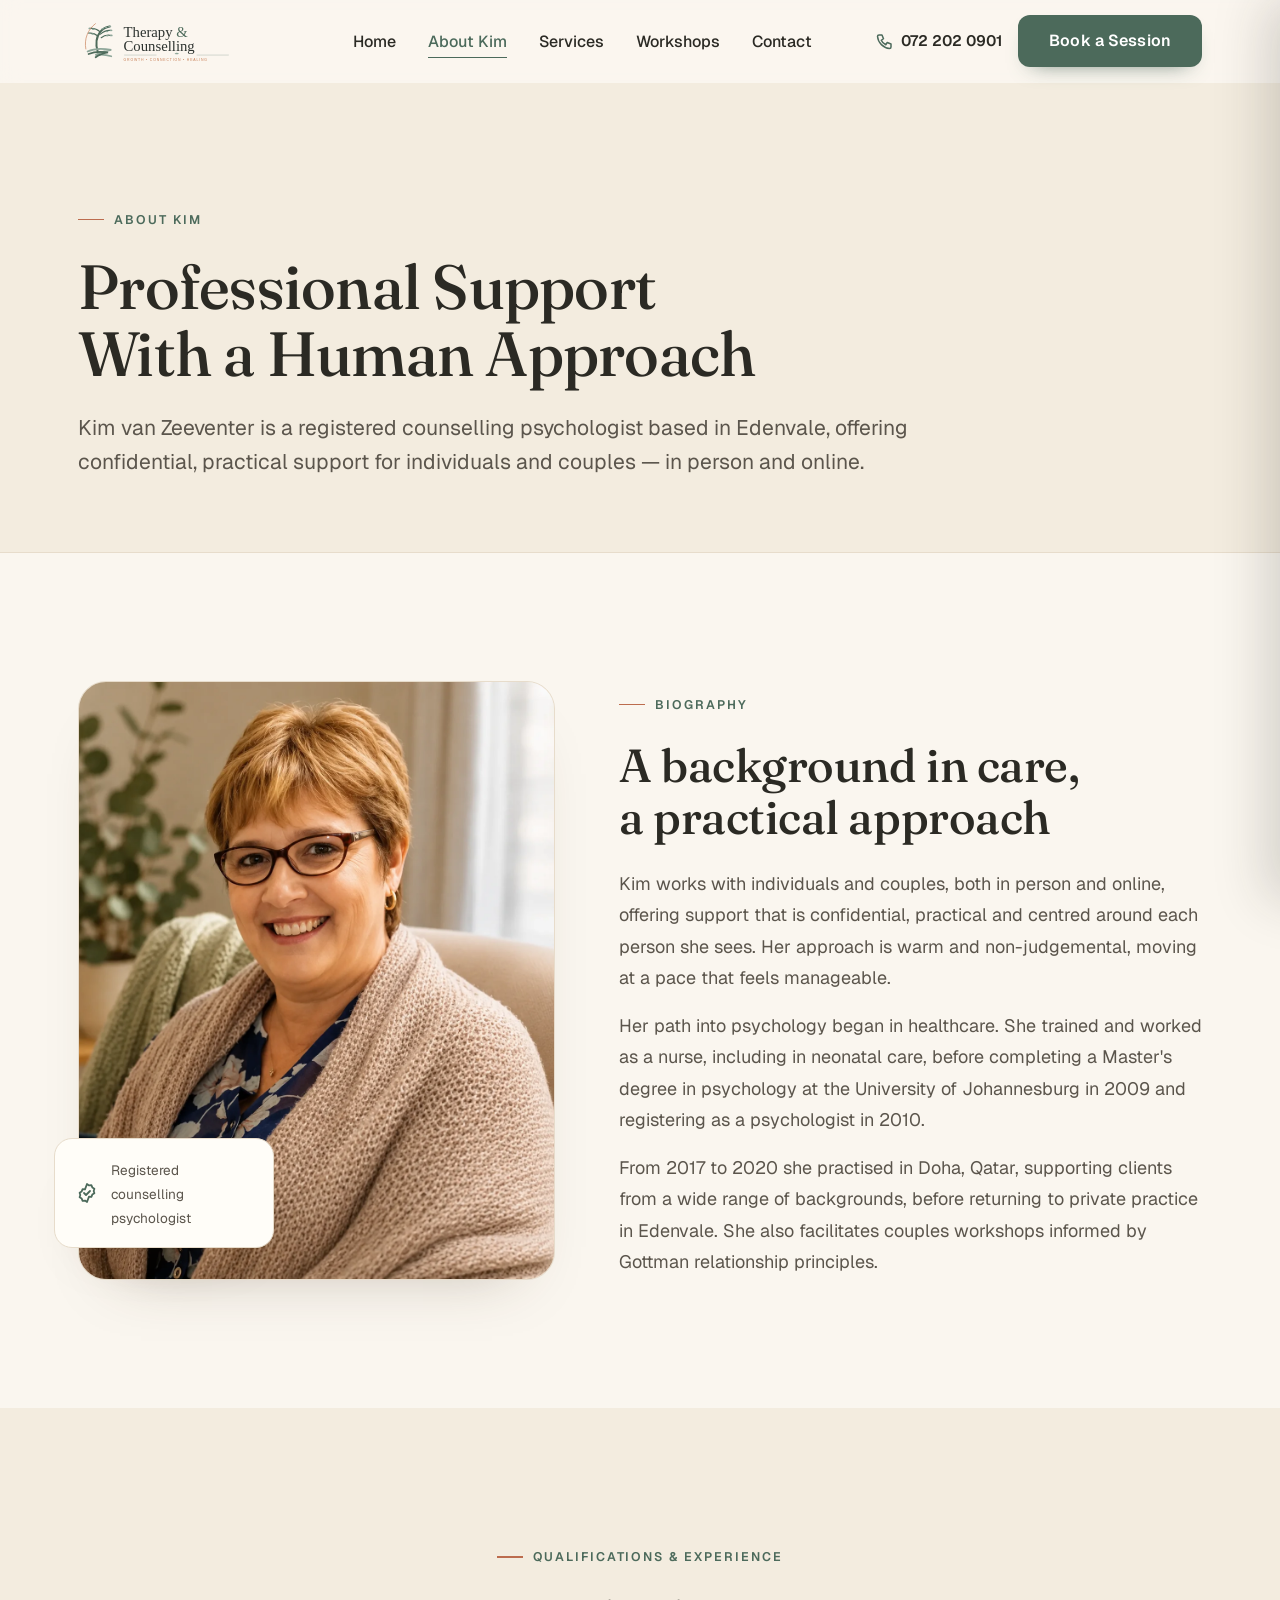
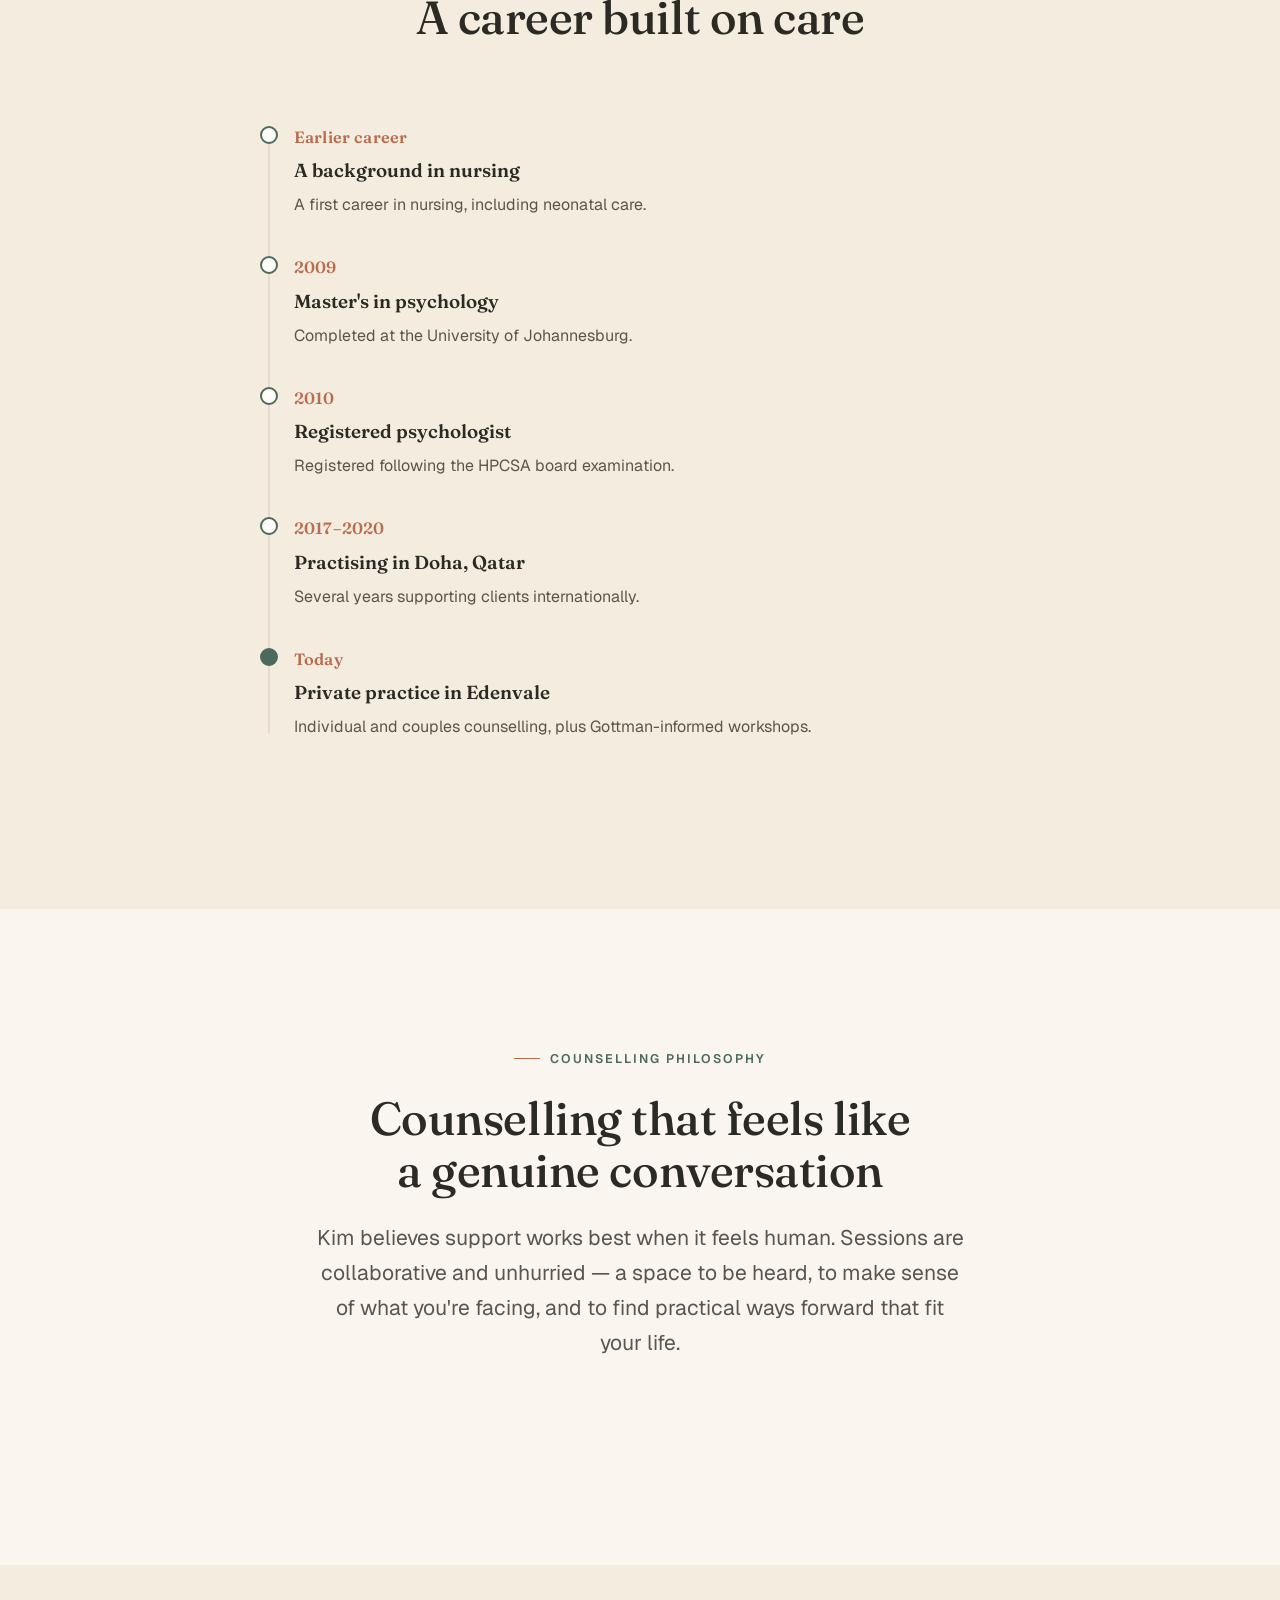
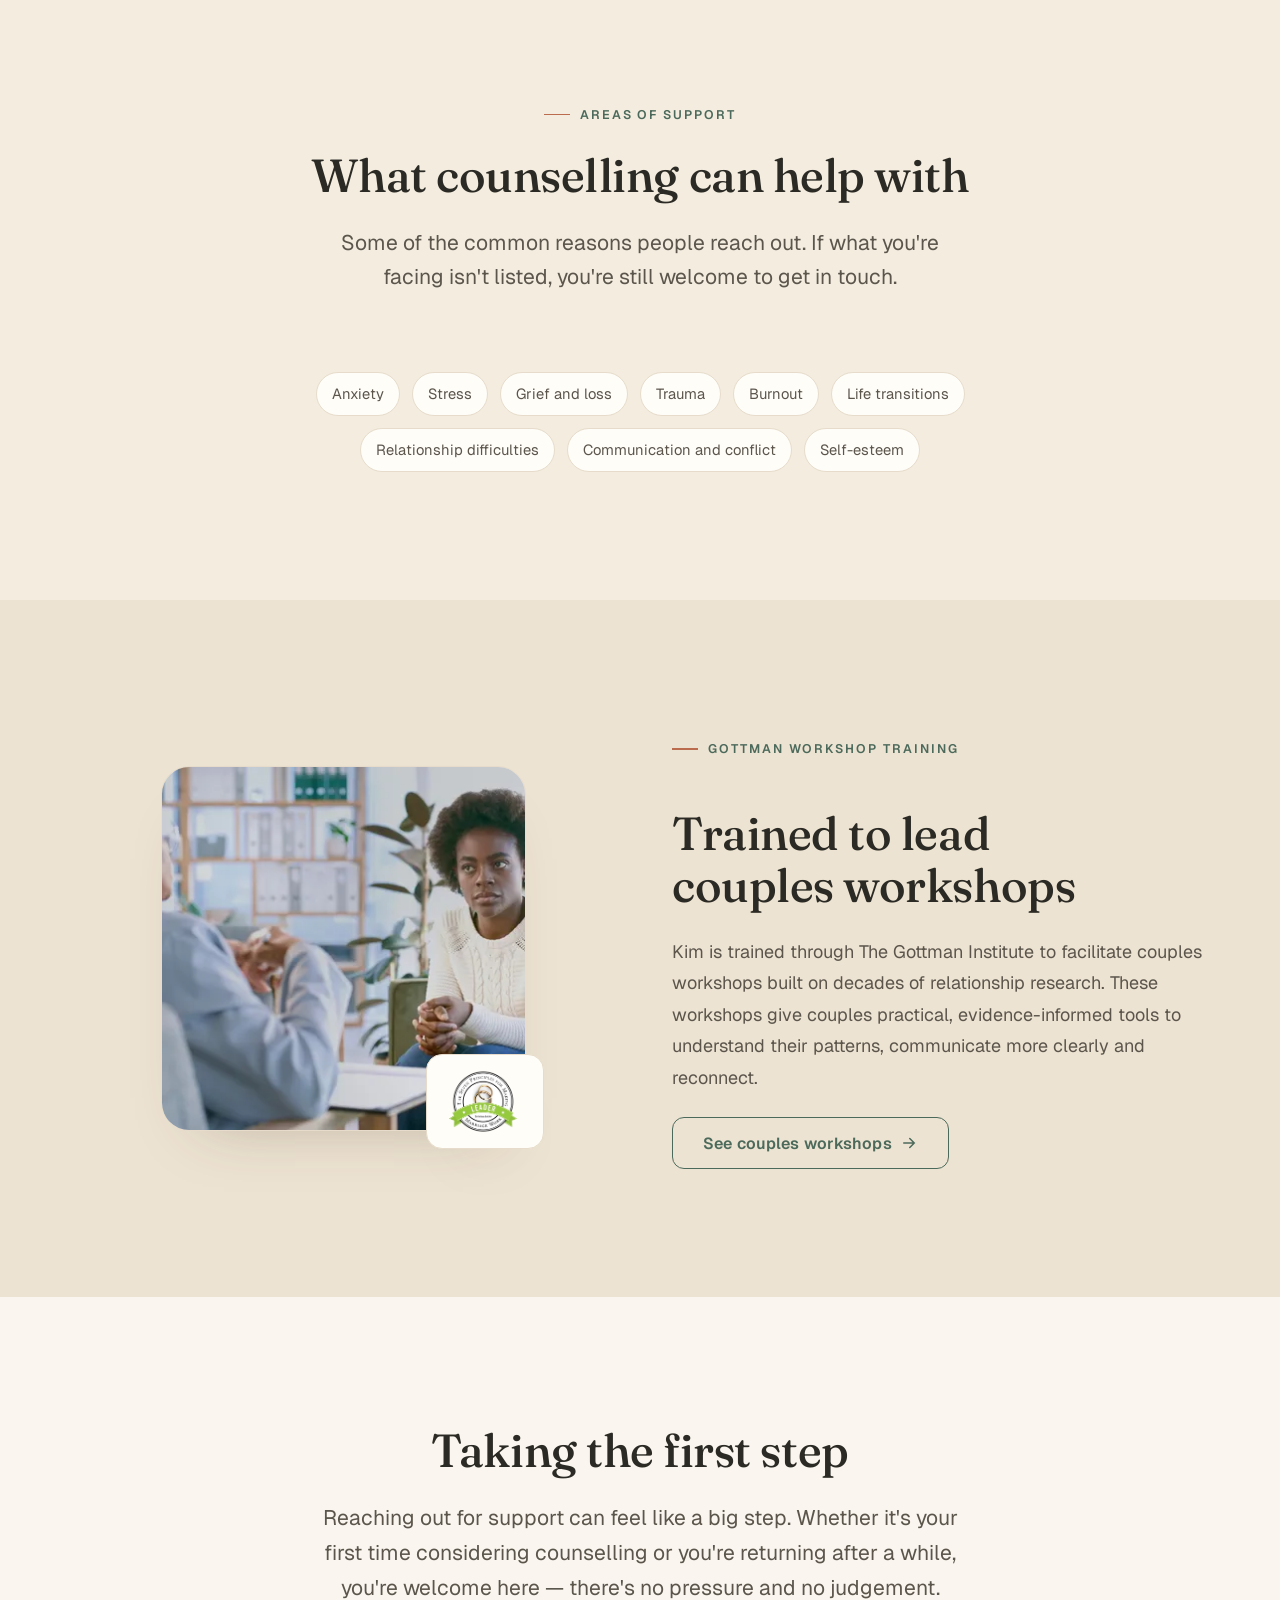
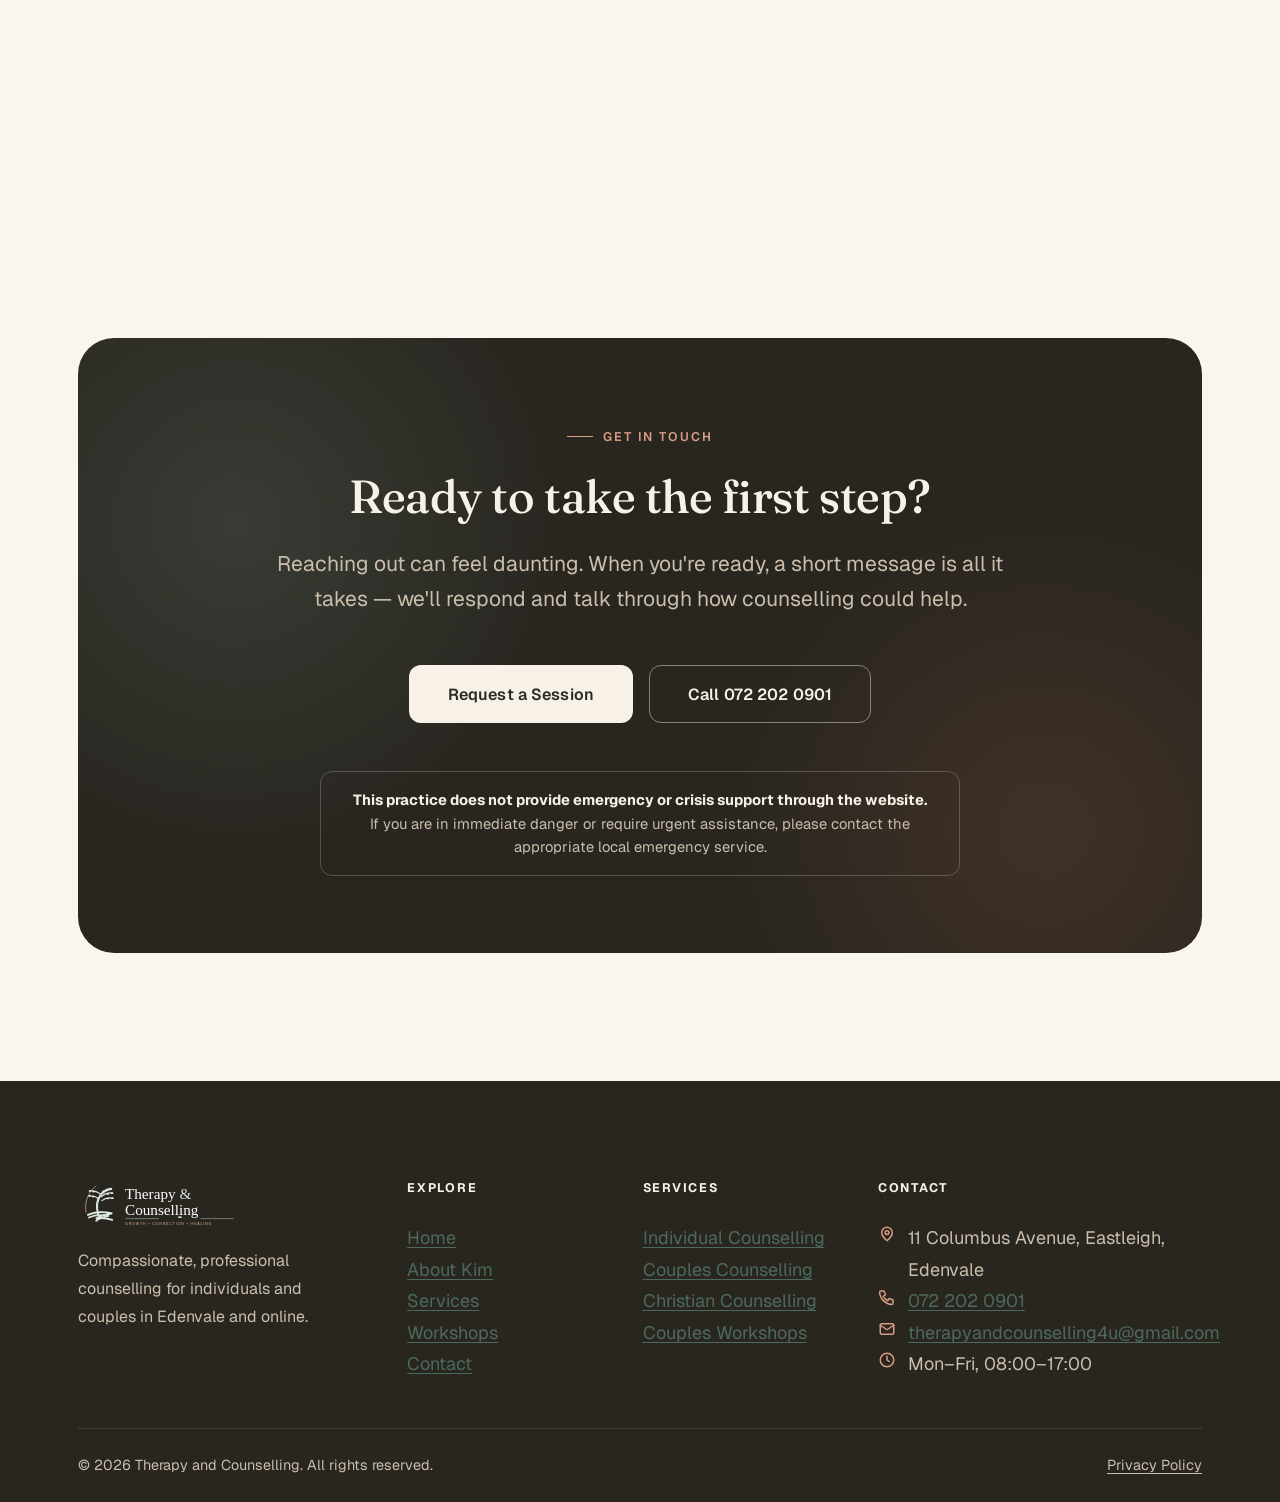
<file: therapy-and-counselling/about.html>
<!DOCTYPE html>
<html lang="en-ZA">
<head>
  <meta charset="UTF-8" />
  <meta name="viewport" content="width=device-width, initial-scale=1.0" />
  <title>About Kim van Zeeventer — Counselling Psychologist in Edenvale | Therapy &amp; Counselling</title>
  <meta name="description" content="Meet Kim van Zeeventer, a registered counselling psychologist in Edenvale. Background in nursing and psychology, Gottman-informed couples workshops, and a warm, practical approach." />
  <!-- TODO(confirm): final production domain before launch -->
  <link rel="canonical" href="https://www.therapyandcounselling.co.za/about.html" />
  <meta property="og:type" content="website" />
  <meta property="og:title" content="About Kim van Zeeventer — Counselling Psychologist in Edenvale | Therapy &amp; Counselling" />
  <meta property="og:description" content="Meet Kim van Zeeventer, a registered counselling psychologist in Edenvale. Background in nursing and psychology, Gottman-informed couples workshops, and a warm, practical approach." />
  <meta property="og:url" content="https://www.therapyandcounselling.co.za/about.html" />
  <meta name="twitter:card" content="summary_large_image" />
  <meta property="og:image" content="https://www.therapyandcounselling.co.za/assets/images/og-about.webp" />
  <meta name="twitter:image" content="https://www.therapyandcounselling.co.za/assets/images/og-about.webp" />
  <meta name="theme-color" content="#FAF6EF" />

  <link rel="icon" type="image/svg+xml" href="assets/logo/therapy-favicon.svg" />
  <link rel="preconnect" href="https://fonts.googleapis.com" />
  <link rel="preconnect" href="https://fonts.gstatic.com" crossorigin />
  <!-- Display headings: Fraunces. Body/UI: Geist. -->
  <link href="https://fonts.googleapis.com/css2?family=Fraunces:opsz,wght@9..144,400;9..144,500;9..144,600&family=Geist:wght@400;500;600;700&display=swap" rel="stylesheet" />
  <link rel="stylesheet" href="css/styles.css" />
</head>
<body>
  <a class="skip-link" href="#main">Skip to content</a>

  <!-- ============================================================ HEADER -->
  <header class="site-header" id="site-header">
    <div class="container">
      <nav class="nav" aria-label="Primary">
        <a class="brand" href="index.html" aria-label="Therapy and Counselling — home">
          <img class="brand__logo" src="assets/logo/therapy-logo-primary.svg" width="980" height="270" alt="" />
          <img class="brand__icon" src="assets/logo/therapy-logo-icon.svg" width="130" height="150" alt="" />
        </a>
        <ul class="nav__links">
          <li><a href="index.html">Home</a></li>
          <li><a href="about.html" aria-current="page">About Kim</a></li>
          <li><a href="services.html">Services</a></li>
          <li><a href="services.html#workshops">Workshops</a></li>
          <li><a href="services.html#contact">Contact</a></li>
        </ul>
        <div class="nav__actions">
          <a class="nav__phone" href="tel:+27722020901" aria-label="Call the practice"><svg xmlns="http://www.w3.org/2000/svg" viewBox="0 0 24 24" aria-hidden="true" focusable="false"><g fill="none" stroke="currentColor" stroke-width="2" stroke-linecap="round" stroke-linejoin="round"><path d="M4 4h4l2 5-3 2a12 12 0 0 0 6 6l2-3 5 2v4a2 2 0 0 1-2 2A18 18 0 0 1 2 6a2 2 0 0 1 2-2z"/></g></svg>072 202 0901</a>
          <a class="btn btn-primary" href="services.html#contact">Book a Session</a>
          <button class="nav__toggle" id="navToggle" aria-label="Open menu" aria-expanded="false" aria-controls="drawer">
            <svg viewBox="0 0 24 24" fill="none" stroke="currentColor" stroke-width="2" stroke-linecap="round"><path d="M3 6h18M3 12h18M3 18h18"/></svg>
          </button>
        </div>
      </nav>
    </div>
  </header>

  <div class="drawer-overlay" id="drawerOverlay"></div>
  <aside class="drawer" id="drawer" aria-label="Menu" aria-hidden="true">
    <div class="drawer__head">
      <img class="drawer__logo" src="assets/logo/therapy-logo-icon.svg" width="130" height="150" alt="Therapy and Counselling" />
      <button class="drawer__close" id="drawerClose" aria-label="Close menu">
        <svg viewBox="0 0 24 24" fill="none" stroke="currentColor" stroke-width="2" stroke-linecap="round"><path d="M6 6l12 12M18 6L6 18"/></svg>
      </button>
    </div>
    <nav class="drawer__links" aria-label="Mobile">
      <a href="index.html">Home</a>
      <a href="about.html">About Kim</a>
      <a href="services.html">Services</a>
      <a href="services.html#workshops">Workshops</a>
      <a href="services.html#contact">Contact</a>
    </nav>
    <a class="btn btn-primary btn-block" href="services.html#contact">Book a Session</a>
    <div class="drawer__contact">
      <a href="tel:+27722020901">Call 072 202 0901</a>
      <a href="mailto:therapyandcounselling4u@gmail.com">Email the practice</a>
    </div>
  </aside>

  <main id="main">
    <section class="page-hero">
      <div class="container">
        <p class="eyebrow">About Kim</p>
        <h1 class="h1">Professional Support With a Human Approach</h1>
        <p class="lede">Kim van Zeeventer is a registered counselling psychologist based in Edenvale, offering confidential, practical support for individuals and couples — in person and online.</p>
      </div>
    </section>

    <section class="section">
      <div class="container">
        <div class="about">
          <div class="about__media reveal">
            <div class="media media--portrait">
              <img src="assets/images/kim-portrait.webp" width="1122" height="1402" alt="Kim van Zeeventer, registered counselling psychologist" loading="lazy" decoding="async" />
            </div>
            <div class="about__badge" style="display:flex;align-items:center;gap:12px">
              <span style="width:24px;height:24px;color:var(--sage-dark);flex:none"><svg viewBox="0 0 24 24" fill="none" stroke="currentColor" stroke-width="1.8" stroke-linecap="round" stroke-linejoin="round" aria-hidden="true"><path d="M12 3l2 1.4 2.4-.2.9 2.2 2.1 1.3-.7 2.3.7 2.3-2.1 1.3-.9 2.2-2.4-.2L12 21l-2-1.4-2.4.2-.9-2.2-2.1-1.3.7-2.3-.7-2.3 2.1-1.3.9-2.2 2.4.2z"/><path d="M9 12l2 2 4-4"/></svg></span>
              <span class="lbl">Registered counselling psychologist</span>
            </div>
          </div>
          <div class="about__content">
            <p class="eyebrow">Biography</p>
            <h2 class="h2">A background in care, a practical approach</h2>
            <!-- Biography facts (nursing background, 2009 Master's UJ, 2010 registration, 2017–2020 Doha)
                 are drawn from the current site and remain flagged for confirmation (CONTENT-QUESTIONS §1). -->
            <p style="margin-top:var(--s5)">Kim works with individuals and couples, both in person and online, offering support that is confidential, practical and centred around each person she sees. Her approach is warm and non-judgemental, moving at a pace that feels manageable.</p>
            <p style="margin-top:var(--s4)">Her path into psychology began in healthcare. She trained and worked as a nurse, including in neonatal care, before completing a Master's degree in psychology at the University of Johannesburg in 2009 and registering as a psychologist in 2010.</p>
            <p style="margin-top:var(--s4)">From 2017 to 2020 she practised in Doha, Qatar, supporting clients from a wide range of backgrounds, before returning to private practice in Edenvale. She also facilitates couples workshops informed by Gottman relationship principles.</p>
          </div>
        </div>
      </div>
    </section>

    <section class="section section--surface" aria-labelledby="tl-title">
      <div class="container">
        <div class="section-head reveal">
          <p class="eyebrow">Qualifications &amp; Experience</p>
          <h2 class="h2" id="tl-title">A career built on care</h2>
        </div>
        <!-- Career timeline — years/qualifications flagged for confirmation (CONTENT-QUESTIONS §1). -->
        <ol class="timeline reveal u-measure">
          <li class="timeline__item"><span class="timeline__year">Earlier career</span><p class="timeline__title">A background in nursing</p><p class="timeline__desc">A first career in nursing, including neonatal care.</p></li>
          <li class="timeline__item"><span class="timeline__year">2009</span><p class="timeline__title">Master's in psychology</p><p class="timeline__desc">Completed at the University of Johannesburg.</p></li>
          <li class="timeline__item"><span class="timeline__year">2010</span><p class="timeline__title">Registered psychologist</p><p class="timeline__desc">Registered following the HPCSA board examination.</p></li>
          <li class="timeline__item"><span class="timeline__year">2017–2020</span><p class="timeline__title">Practising in Doha, Qatar</p><p class="timeline__desc">Several years supporting clients internationally.</p></li>
          <li class="timeline__item is-now"><span class="timeline__year">Today</span><p class="timeline__title">Private practice in Edenvale</p><p class="timeline__desc">Individual and couples counselling, plus Gottman-informed workshops.</p></li>
        </ol>
      </div>
    </section>

    <section class="section" aria-labelledby="phil-title">
      <div class="container">
        <div class="section-head reveal">
          <p class="eyebrow">Counselling Philosophy</p>
          <h2 class="h2" id="phil-title">Counselling that feels like a genuine conversation</h2>
          <p class="lede u-center">Kim believes support works best when it feels human. Sessions are collaborative and unhurried — a space to be heard, to make sense of what you're facing, and to find practical ways forward that fit your life.</p>
        </div>
      </div>
    </section>

    <section class="section section--surface" aria-labelledby="areas-title">
      <div class="container">
        <div class="section-head reveal">
          <p class="eyebrow">Areas of Support</p>
          <h2 class="h2" id="areas-title">What counselling can help with</h2>
          <p class="lede u-center">Some of the common reasons people reach out. If what you're facing isn't listed, you're still welcome to get in touch.</p>
        </div>
        <ul class="taglist reveal" style="justify-content:center;max-width:820px;margin-inline:auto">
          <li class="tag">Anxiety</li><li class="tag">Stress</li><li class="tag">Grief and loss</li>
          <li class="tag">Trauma</li><li class="tag">Burnout</li><li class="tag">Life transitions</li>
          <li class="tag">Relationship difficulties</li><li class="tag">Communication and conflict</li><li class="tag">Self-esteem</li>
        </ul>
      </div>
    </section>

    <section class="section section--warm" aria-labelledby="gott-title">
      <div class="container">
        <div class="workshop">
          <div class="workshop__media reveal">
            <div class="media media--wide">
              <img src="assets/images/workshop.webp" width="365" height="365" alt="A warm, supportive counselling session" loading="eager" decoding="async" />
            </div>
            <span class="workshop__seal">
              <img src="assets/images/gottman-leader-badge.webp" width="400" height="318" alt="Leader — The Seven Principles for Making Marriage Work, The Gottman Institute" loading="eager" decoding="async" />
            </span>
          </div>
          <div class="workshop__content stack reveal">
            <p class="eyebrow">Gottman Workshop Training</p>
            <h2 class="h2" id="gott-title">Trained to lead couples workshops</h2>
            <p>Kim is trained through The Gottman Institute to facilitate couples workshops built on decades of relationship research. These workshops give couples practical, evidence-informed tools to understand their patterns, communicate more clearly and reconnect.</p>
            <a class="btn btn-secondary" href="services.html#workshops">See couples workshops <svg viewBox="0 0 24 24" fill="none" stroke="currentColor" stroke-width="2" stroke-linecap="round"><path d="M5 12h14M13 6l6 6-6 6"/></svg></a>
          </div>
        </div>
      </div>
    </section>

    <section class="section" aria-labelledby="reassure-title">
      <div class="container">
        <div class="section-head reveal">
          <h2 class="h2" id="reassure-title">Taking the first step</h2>
          <p class="lede u-center">Reaching out for support can feel like a big step. Whether it's your first time considering counselling or you're returning after a while, you're welcome here — there's no pressure and no judgement.</p>
        </div>
      </div>
    </section>

    <!-- ============================================================ BOOKING CTA -->
    <section class="section booking-section" id="book" aria-labelledby="book-title">
      <div class="container">
        <div class="booking on-dark reveal">
          <p class="eyebrow">Get in touch</p>
          <h2 class="h2" id="book-title">Ready to take the first step?</h2>
          <p class="lede booking__lede">Reaching out can feel daunting. When you're ready, a short message is all it takes — we'll respond and talk through how counselling could help.</p>
          <div class="booking__cta">
            <a class="btn btn-oncream btn-lg" href="services.html#contact">Request a Session</a>
            <a class="btn btn-secondary btn-lg" href="tel:+27722020901">Call 072 202 0901</a>
          </div>
          <!-- NON-EMERGENCY NOTICE — FW-002 §17. Exact wording & local crisis resources to be confirmed before launch. -->
          <p class="notice" role="note"><strong>This practice does not provide emergency or crisis support through the website.</strong> If you are in immediate danger or require urgent assistance, please contact the appropriate local emergency service.</p>
        </div>
      </div>
    </section>

  </main>

  <!-- ============================================================ FOOTER -->
  <footer class="site-footer">
    <div class="container">
      <div class="footer__grid">
        <div>
          <a class="brand" href="index.html" aria-label="Therapy and Counselling — home" style="margin-bottom:var(--s4)">
            <img class="footer__logo" src="assets/logo/therapy-logo-reverse.svg" width="980" height="270" alt="" />
          </a>
          <p class="footer__summary">Compassionate, professional counselling for individuals and couples in Edenvale and online.</p>
        </div>
        <nav aria-label="Footer">
          <h4>Explore</h4>
          <ul>
            <li><a href="index.html">Home</a></li>
            <li><a href="about.html">About Kim</a></li>
            <li><a href="services.html">Services</a></li>
            <li><a href="services.html#workshops">Workshops</a></li>
            <li><a href="services.html#contact">Contact</a></li>
          </ul>
        </nav>
        <div>
          <h4>Services</h4>
          <ul>
            <li><a href="services.html#individual">Individual Counselling</a></li>
            <li><a href="services.html#couples">Couples Counselling</a></li>
            <li><a href="services.html#christian">Christian Counselling</a></li>
            <li><a href="services.html#workshops">Couples Workshops</a></li>
          </ul>
        </div>
        <div>
          <h4>Contact</h4>
          <ul class="footer__contact">
            <li><svg xmlns="http://www.w3.org/2000/svg" viewBox="0 0 24 24" aria-hidden="true" focusable="false"><g fill="none" stroke="currentColor" stroke-width="2" stroke-linecap="round" stroke-linejoin="round"><path d="M12 21s7-6 7-11a7 7 0 1 0-14 0c0 5 7 11 7 11z"/><circle cx="12" cy="10" r="2.5"/></g></svg><span>11 Columbus Avenue, Eastleigh, Edenvale</span></li>
            <li><svg xmlns="http://www.w3.org/2000/svg" viewBox="0 0 24 24" aria-hidden="true" focusable="false"><g fill="none" stroke="currentColor" stroke-width="2" stroke-linecap="round" stroke-linejoin="round"><path d="M4 4h4l2 5-3 2a12 12 0 0 0 6 6l2-3 5 2v4a2 2 0 0 1-2 2A18 18 0 0 1 2 6a2 2 0 0 1 2-2z"/></g></svg><a href="tel:+27722020901">072 202 0901</a></li>
            <li><svg xmlns="http://www.w3.org/2000/svg" viewBox="0 0 24 24" aria-hidden="true" focusable="false"><g fill="none" stroke="currentColor" stroke-width="2" stroke-linecap="round" stroke-linejoin="round"><rect x="3" y="5" width="18" height="14" rx="2"/><path d="M3 7l9 6 9-6"/></g></svg><a href="mailto:therapyandcounselling4u@gmail.com">therapyandcounselling4u@gmail.com</a></li>
            <li><svg xmlns="http://www.w3.org/2000/svg" viewBox="0 0 24 24" aria-hidden="true" focusable="false"><g fill="none" stroke="currentColor" stroke-width="2" stroke-linecap="round" stroke-linejoin="round"><circle cx="12" cy="12" r="9"/><path d="M12 7v5l3 2"/></g></svg><span>Mon–Fri, 08:00–17:00</span></li>
          </ul>
        </div>
      </div>
      <div class="footer__bottom">
        <span>© <span id="year">2026</span> Therapy and Counselling. All rights reserved.</span>
        <a href="privacy.html">Privacy Policy</a>
        <!-- OPTIONAL credit — include only if approved by the client (FW-002 §16): <span>Website by Forge Digital</span> -->
      </div>
    </div>
  </footer>
  <script src="js/main.js"></script>
</body>
</html>
</file>
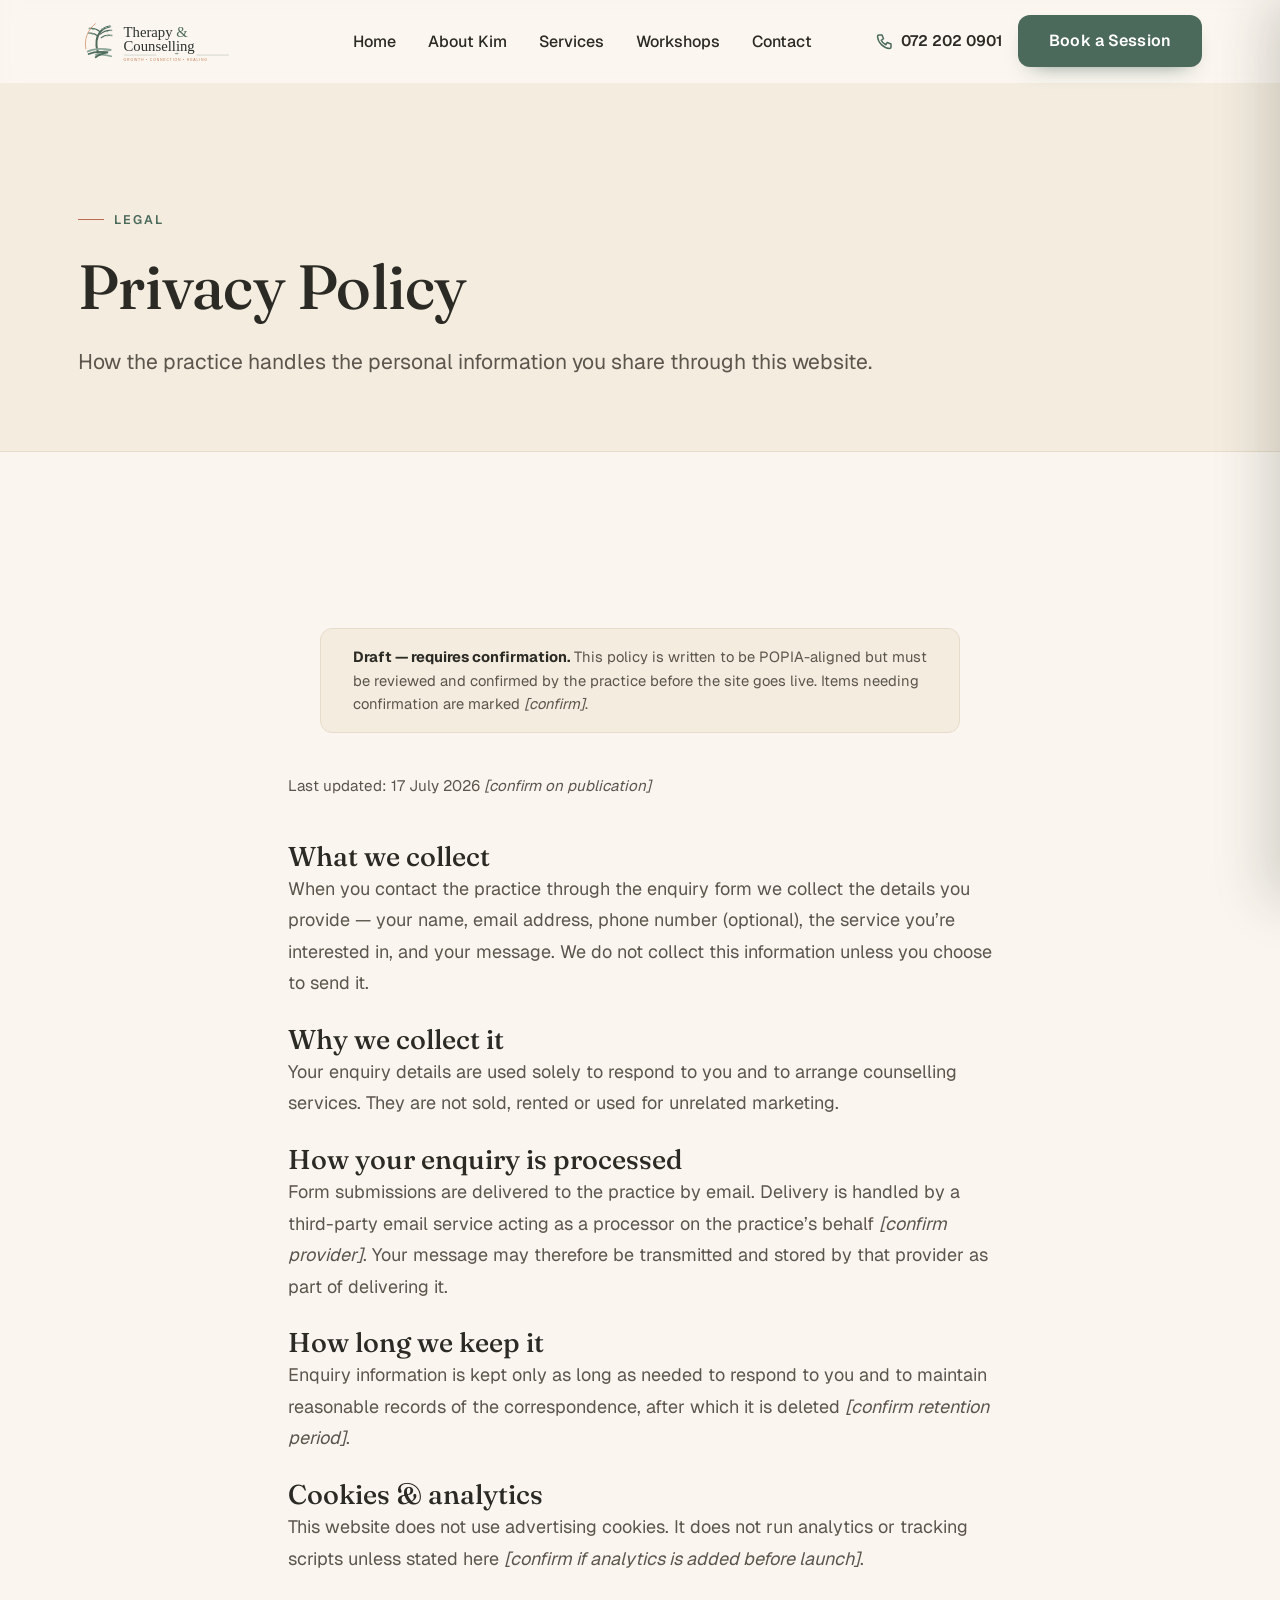
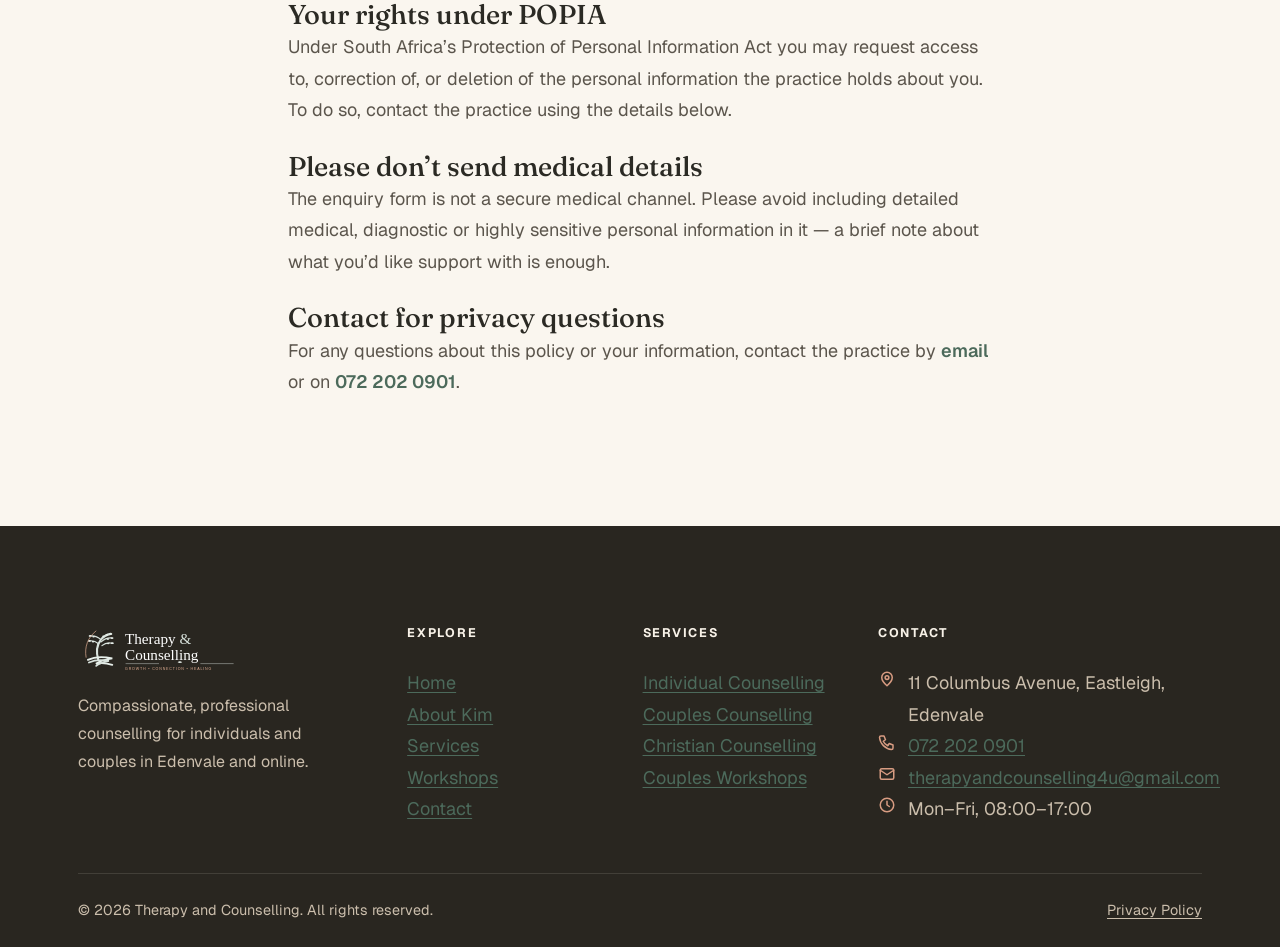
<file: therapy-and-counselling/privacy.html>
<!DOCTYPE html>
<html lang="en-ZA">
<head>
  <meta charset="UTF-8" />
  <meta name="viewport" content="width=device-width, initial-scale=1.0" />
  <title>Privacy Policy | Therapy &amp; Counselling</title>
  <meta name="description" content="How Therapy and Counselling handles the personal information you share through this website." />
  <!-- TODO(confirm): final production domain before launch -->
  <link rel="canonical" href="https://www.therapyandcounselling.co.za/privacy.html" />
  <meta property="og:type" content="website" />
  <meta property="og:title" content="Privacy Policy | Therapy &amp; Counselling" />
  <meta property="og:description" content="How Therapy and Counselling handles the personal information you share through this website." />
  <meta property="og:url" content="https://www.therapyandcounselling.co.za/privacy.html" />
  <meta name="twitter:card" content="summary_large_image" />
  <meta property="og:image" content="https://www.therapyandcounselling.co.za/assets/images/og-home.webp" />
  <meta name="twitter:image" content="https://www.therapyandcounselling.co.za/assets/images/og-home.webp" />
  <meta name="theme-color" content="#FAF6EF" />

  <link rel="icon" type="image/svg+xml" href="assets/logo/therapy-favicon.svg" />
  <link rel="preconnect" href="https://fonts.googleapis.com" />
  <link rel="preconnect" href="https://fonts.gstatic.com" crossorigin />
  <!-- Display headings: Fraunces. Body/UI: Geist. -->
  <link href="https://fonts.googleapis.com/css2?family=Fraunces:opsz,wght@9..144,400;9..144,500;9..144,600&family=Geist:wght@400;500;600;700&display=swap" rel="stylesheet" />
  <link rel="stylesheet" href="css/styles.css" />
</head>
<body>
  <a class="skip-link" href="#main">Skip to content</a>

  <!-- ============================================================ HEADER -->
  <header class="site-header" id="site-header">
    <div class="container">
      <nav class="nav" aria-label="Primary">
        <a class="brand" href="index.html" aria-label="Therapy and Counselling — home">
          <img class="brand__logo" src="assets/logo/therapy-logo-primary.svg" width="980" height="270" alt="" />
          <img class="brand__icon" src="assets/logo/therapy-logo-icon.svg" width="130" height="150" alt="" />
        </a>
        <ul class="nav__links">
          <li><a href="index.html">Home</a></li>
          <li><a href="about.html">About Kim</a></li>
          <li><a href="services.html">Services</a></li>
          <li><a href="services.html#workshops">Workshops</a></li>
          <li><a href="services.html#contact">Contact</a></li>
        </ul>
        <div class="nav__actions">
          <a class="nav__phone" href="tel:+27722020901" aria-label="Call the practice"><svg xmlns="http://www.w3.org/2000/svg" viewBox="0 0 24 24" aria-hidden="true" focusable="false"><g fill="none" stroke="currentColor" stroke-width="2" stroke-linecap="round" stroke-linejoin="round"><path d="M4 4h4l2 5-3 2a12 12 0 0 0 6 6l2-3 5 2v4a2 2 0 0 1-2 2A18 18 0 0 1 2 6a2 2 0 0 1 2-2z"/></g></svg>072 202 0901</a>
          <a class="btn btn-primary" href="services.html#contact">Book a Session</a>
          <button class="nav__toggle" id="navToggle" aria-label="Open menu" aria-expanded="false" aria-controls="drawer">
            <svg viewBox="0 0 24 24" fill="none" stroke="currentColor" stroke-width="2" stroke-linecap="round"><path d="M3 6h18M3 12h18M3 18h18"/></svg>
          </button>
        </div>
      </nav>
    </div>
  </header>

  <div class="drawer-overlay" id="drawerOverlay"></div>
  <aside class="drawer" id="drawer" aria-label="Menu" aria-hidden="true">
    <div class="drawer__head">
      <img class="drawer__logo" src="assets/logo/therapy-logo-icon.svg" width="130" height="150" alt="Therapy and Counselling" />
      <button class="drawer__close" id="drawerClose" aria-label="Close menu">
        <svg viewBox="0 0 24 24" fill="none" stroke="currentColor" stroke-width="2" stroke-linecap="round"><path d="M6 6l12 12M18 6L6 18"/></svg>
      </button>
    </div>
    <nav class="drawer__links" aria-label="Mobile">
      <a href="index.html">Home</a>
      <a href="about.html">About Kim</a>
      <a href="services.html">Services</a>
      <a href="services.html#workshops">Workshops</a>
      <a href="services.html#contact">Contact</a>
    </nav>
    <a class="btn btn-primary btn-block" href="services.html#contact">Book a Session</a>
    <div class="drawer__contact">
      <a href="tel:+27722020901">Call 072 202 0901</a>
      <a href="mailto:therapyandcounselling4u@gmail.com">Email the practice</a>
    </div>
  </aside>

  <main id="main">
    <section class="page-hero">
      <div class="container">
        <p class="eyebrow">Legal</p>
        <h1 class="h1">Privacy Policy</h1>
        <p class="lede">How the practice handles the personal information you share through this website.</p>
      </div>
    </section>

    <section class="section">
      <div class="container" style="max-width:760px">
        <!-- POPIA-aligned draft. Wording marked [confirm] must be reviewed with the client before launch. -->
        <p class="notice notice--oncream" role="note" style="margin-bottom:var(--s7)">
          <strong>Draft — requires confirmation.</strong> This policy is written to be POPIA-aligned but must be reviewed and confirmed by the practice before the site goes live. Items needing confirmation are marked <em>[confirm]</em>.
        </p>
        <p class="small muted" style="margin-bottom:var(--s7)">Last updated: <time datetime="2026-07-17">17 July 2026</time> <em>[confirm on publication]</em></p>

        <div class="stack" style="gap:var(--s6)">
          <div><h2 class="h3">What we collect</h2><p>When you contact the practice through the enquiry form we collect the details you provide — your name, email address, phone number (optional), the service you’re interested in, and your message. We do not collect this information unless you choose to send it.</p></div>
          <div><h2 class="h3">Why we collect it</h2><p>Your enquiry details are used solely to respond to you and to arrange counselling services. They are not sold, rented or used for unrelated marketing.</p></div>
          <div><h2 class="h3">How your enquiry is processed</h2><p>Form submissions are delivered to the practice by email. Delivery is handled by a third-party email service acting as a processor on the practice’s behalf <em>[confirm provider]</em>. Your message may therefore be transmitted and stored by that provider as part of delivering it.</p></div>
          <div><h2 class="h3">How long we keep it</h2><p>Enquiry information is kept only as long as needed to respond to you and to maintain reasonable records of the correspondence, after which it is deleted <em>[confirm retention period]</em>.</p></div>
          <div><h2 class="h3">Cookies &amp; analytics</h2><p>This website does not use advertising cookies. It does not run analytics or tracking scripts unless stated here <em>[confirm if analytics is added before launch]</em>.</p></div>
          <div><h2 class="h3">Your rights under POPIA</h2><p>Under South Africa’s Protection of Personal Information Act you may request access to, correction of, or deletion of the personal information the practice holds about you. To do so, contact the practice using the details below.</p></div>
          <div><h2 class="h3">Please don’t send medical details</h2><p>The enquiry form is not a secure medical channel. Please avoid including detailed medical, diagnostic or highly sensitive personal information in it — a brief note about what you’d like support with is enough.</p></div>
          <div><h2 class="h3">Contact for privacy questions</h2><p>For any questions about this policy or your information, contact the practice by <a class="textlink" href="mailto:therapyandcounselling4u@gmail.com">email</a> or on <a class="textlink" href="tel:+27722020901">072 202 0901</a>.</p></div>
        </div>
      </div>
    </section>
  </main>

  <!-- ============================================================ FOOTER -->
  <footer class="site-footer">
    <div class="container">
      <div class="footer__grid">
        <div>
          <a class="brand" href="index.html" aria-label="Therapy and Counselling — home" style="margin-bottom:var(--s4)">
            <img class="footer__logo" src="assets/logo/therapy-logo-reverse.svg" width="980" height="270" alt="" />
          </a>
          <p class="footer__summary">Compassionate, professional counselling for individuals and couples in Edenvale and online.</p>
        </div>
        <nav aria-label="Footer">
          <h4>Explore</h4>
          <ul>
            <li><a href="index.html">Home</a></li>
            <li><a href="about.html">About Kim</a></li>
            <li><a href="services.html">Services</a></li>
            <li><a href="services.html#workshops">Workshops</a></li>
            <li><a href="services.html#contact">Contact</a></li>
          </ul>
        </nav>
        <div>
          <h4>Services</h4>
          <ul>
            <li><a href="services.html#individual">Individual Counselling</a></li>
            <li><a href="services.html#couples">Couples Counselling</a></li>
            <li><a href="services.html#christian">Christian Counselling</a></li>
            <li><a href="services.html#workshops">Couples Workshops</a></li>
          </ul>
        </div>
        <div>
          <h4>Contact</h4>
          <ul class="footer__contact">
            <li><svg xmlns="http://www.w3.org/2000/svg" viewBox="0 0 24 24" aria-hidden="true" focusable="false"><g fill="none" stroke="currentColor" stroke-width="2" stroke-linecap="round" stroke-linejoin="round"><path d="M12 21s7-6 7-11a7 7 0 1 0-14 0c0 5 7 11 7 11z"/><circle cx="12" cy="10" r="2.5"/></g></svg><span>11 Columbus Avenue, Eastleigh, Edenvale</span></li>
            <li><svg xmlns="http://www.w3.org/2000/svg" viewBox="0 0 24 24" aria-hidden="true" focusable="false"><g fill="none" stroke="currentColor" stroke-width="2" stroke-linecap="round" stroke-linejoin="round"><path d="M4 4h4l2 5-3 2a12 12 0 0 0 6 6l2-3 5 2v4a2 2 0 0 1-2 2A18 18 0 0 1 2 6a2 2 0 0 1 2-2z"/></g></svg><a href="tel:+27722020901">072 202 0901</a></li>
            <li><svg xmlns="http://www.w3.org/2000/svg" viewBox="0 0 24 24" aria-hidden="true" focusable="false"><g fill="none" stroke="currentColor" stroke-width="2" stroke-linecap="round" stroke-linejoin="round"><rect x="3" y="5" width="18" height="14" rx="2"/><path d="M3 7l9 6 9-6"/></g></svg><a href="mailto:therapyandcounselling4u@gmail.com">therapyandcounselling4u@gmail.com</a></li>
            <li><svg xmlns="http://www.w3.org/2000/svg" viewBox="0 0 24 24" aria-hidden="true" focusable="false"><g fill="none" stroke="currentColor" stroke-width="2" stroke-linecap="round" stroke-linejoin="round"><circle cx="12" cy="12" r="9"/><path d="M12 7v5l3 2"/></g></svg><span>Mon–Fri, 08:00–17:00</span></li>
          </ul>
        </div>
      </div>
      <div class="footer__bottom">
        <span>© <span id="year">2026</span> Therapy and Counselling. All rights reserved.</span>
        <a href="privacy.html">Privacy Policy</a>
        <!-- OPTIONAL credit — include only if approved by the client (FW-002 §16): <span>Website by Forge Digital</span> -->
      </div>
    </div>
  </footer>
  <script src="js/main.js"></script>
</body>
</html>
</file>
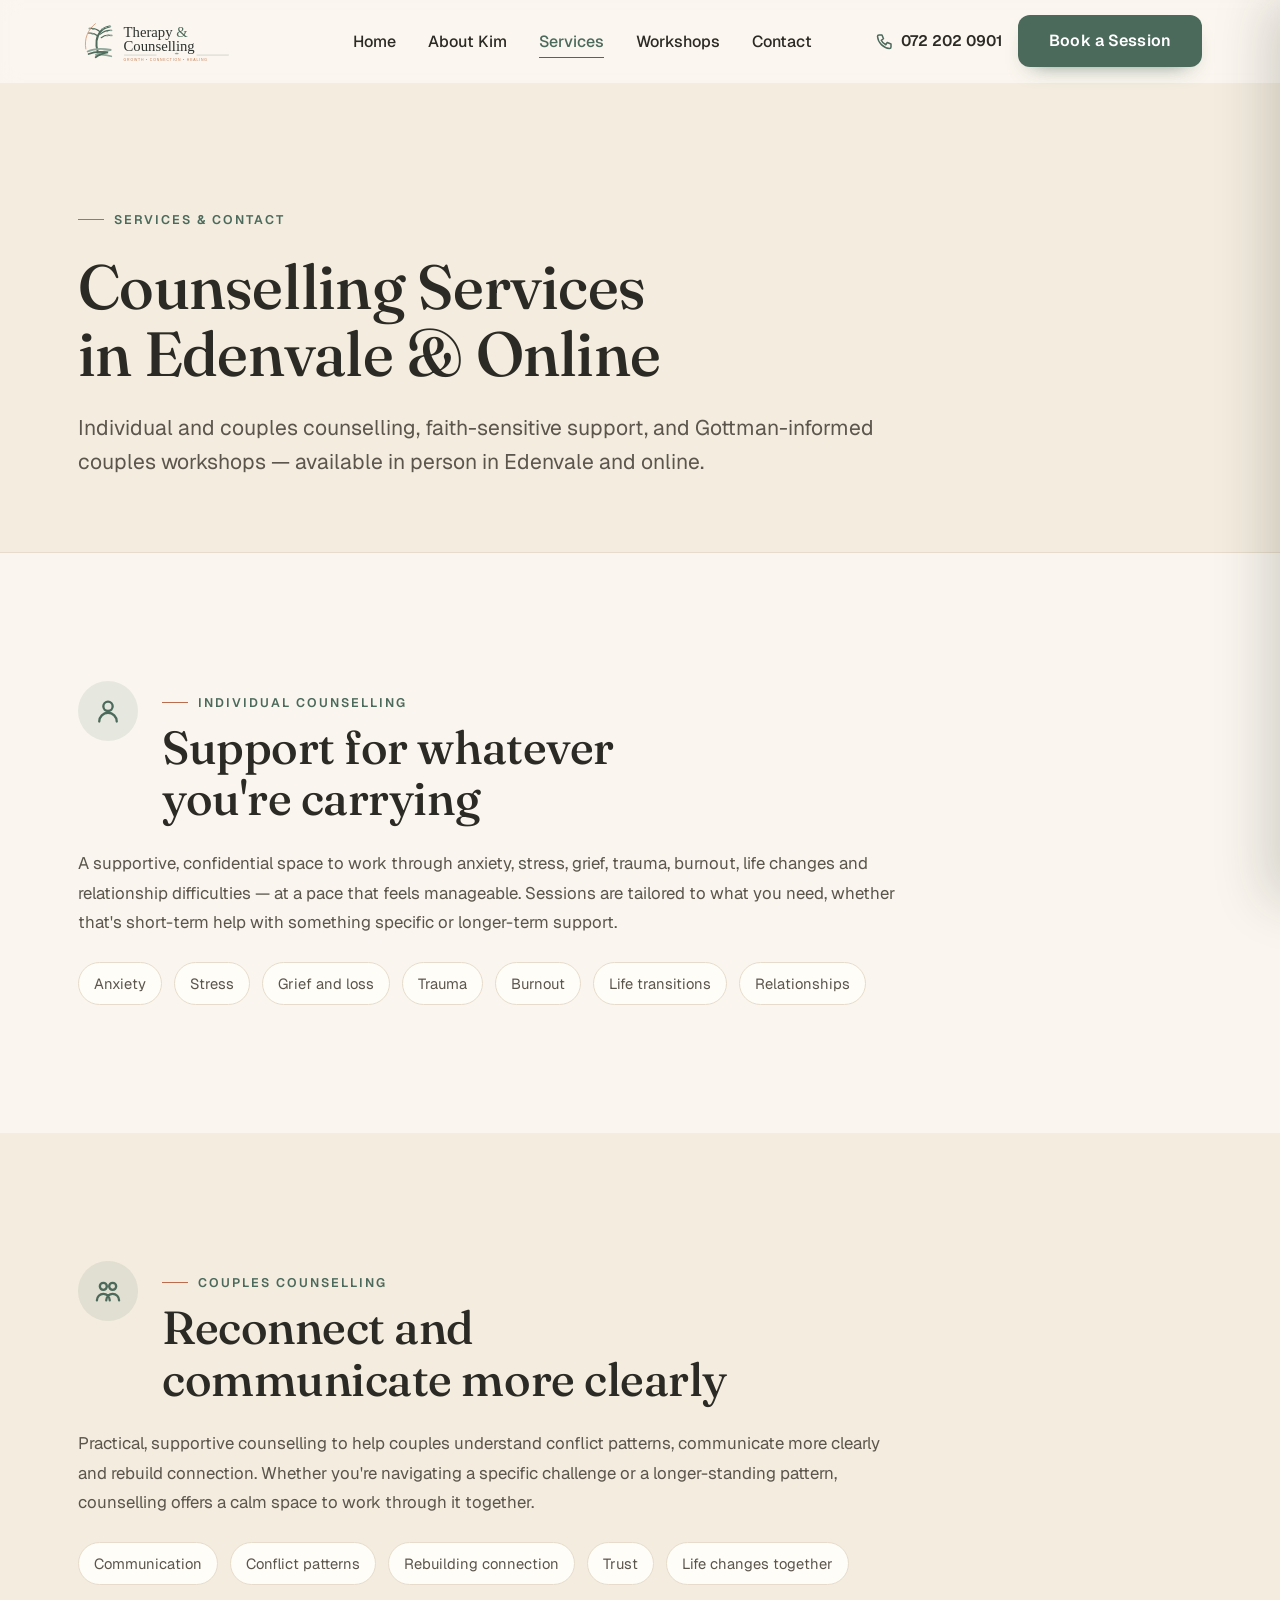
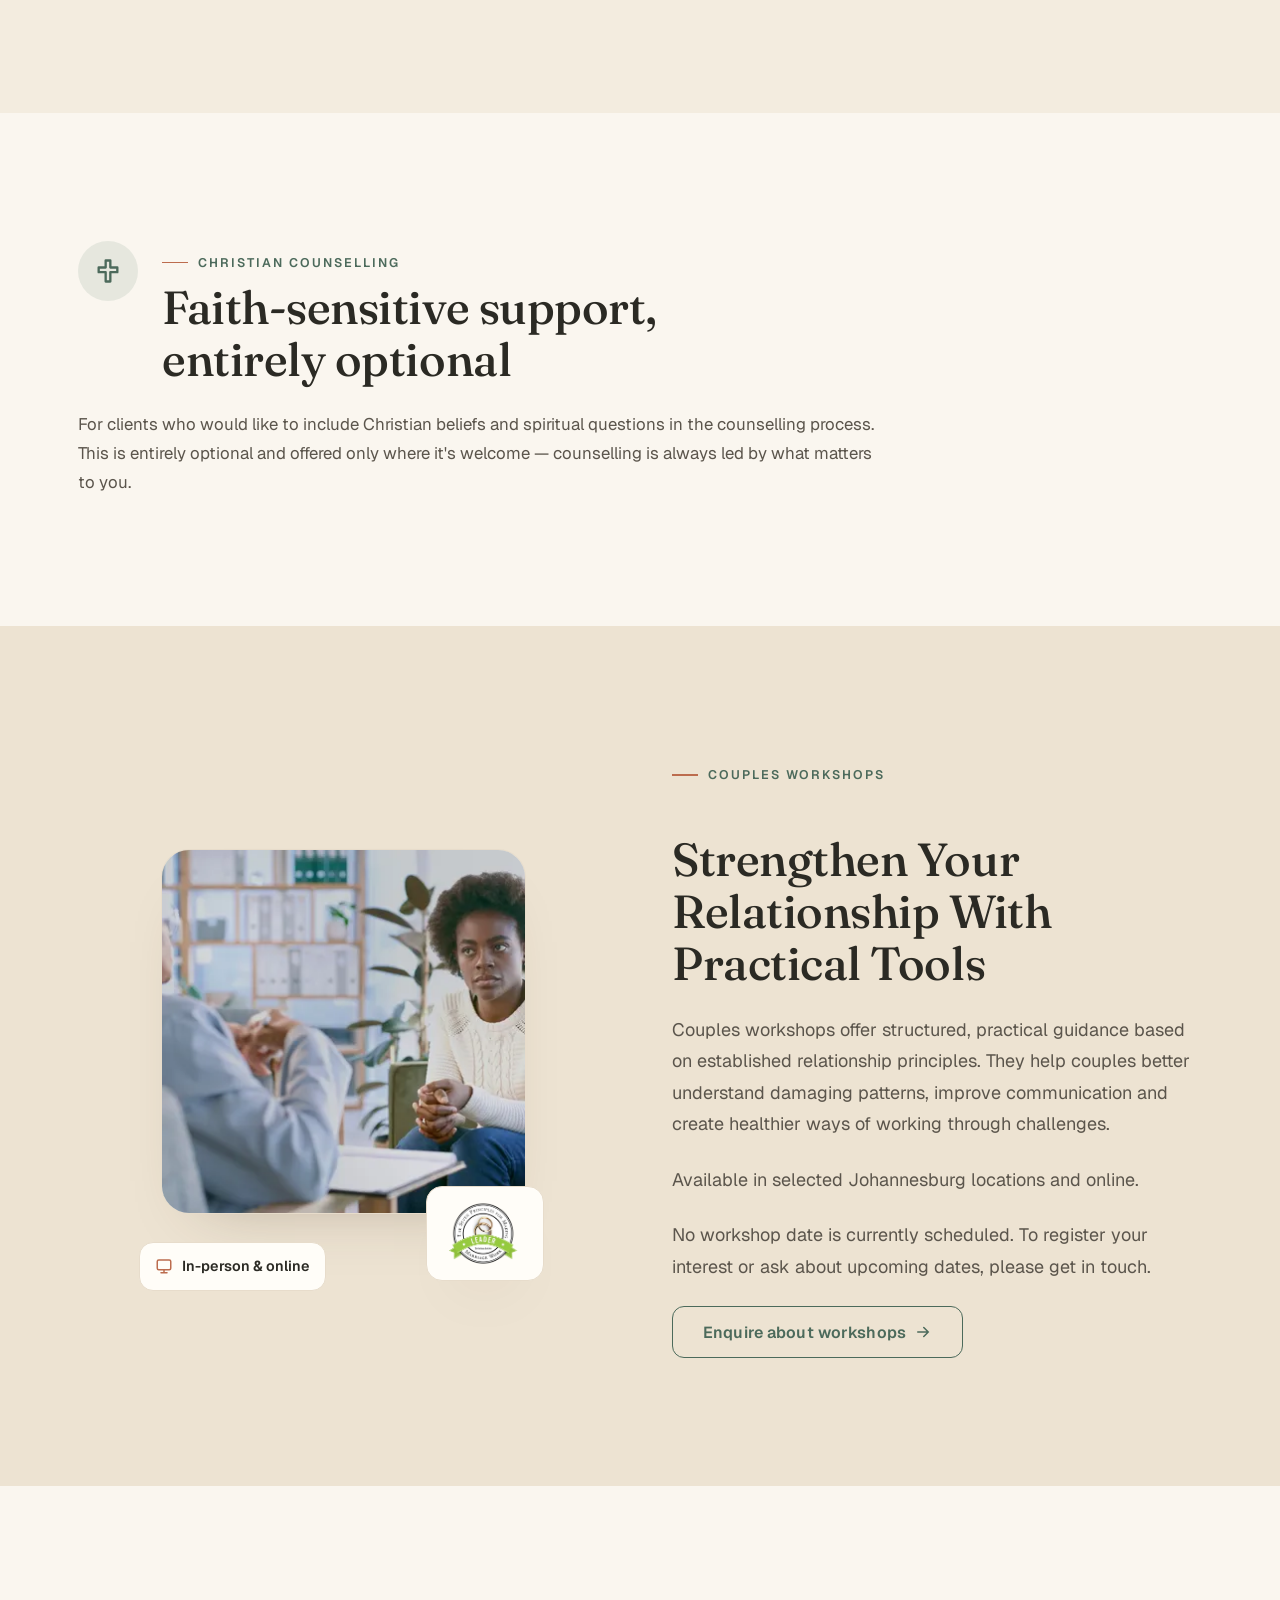
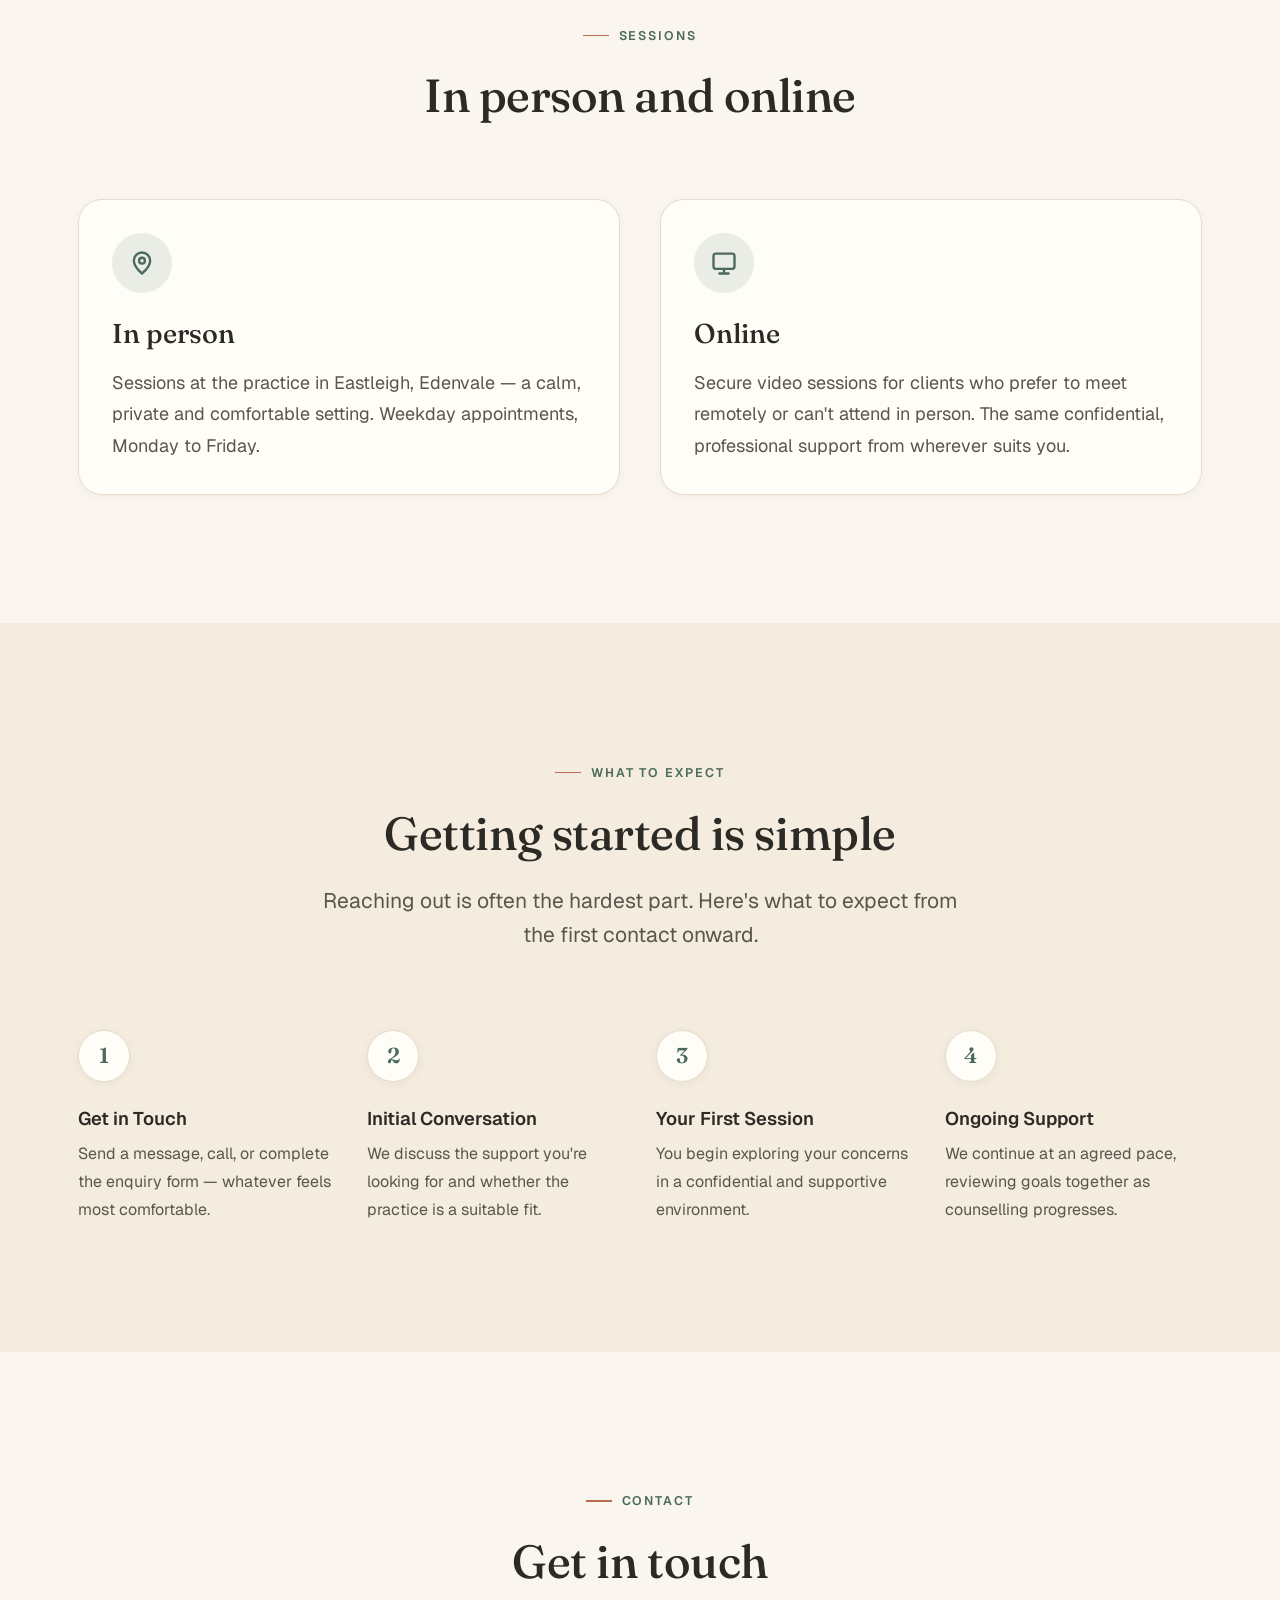
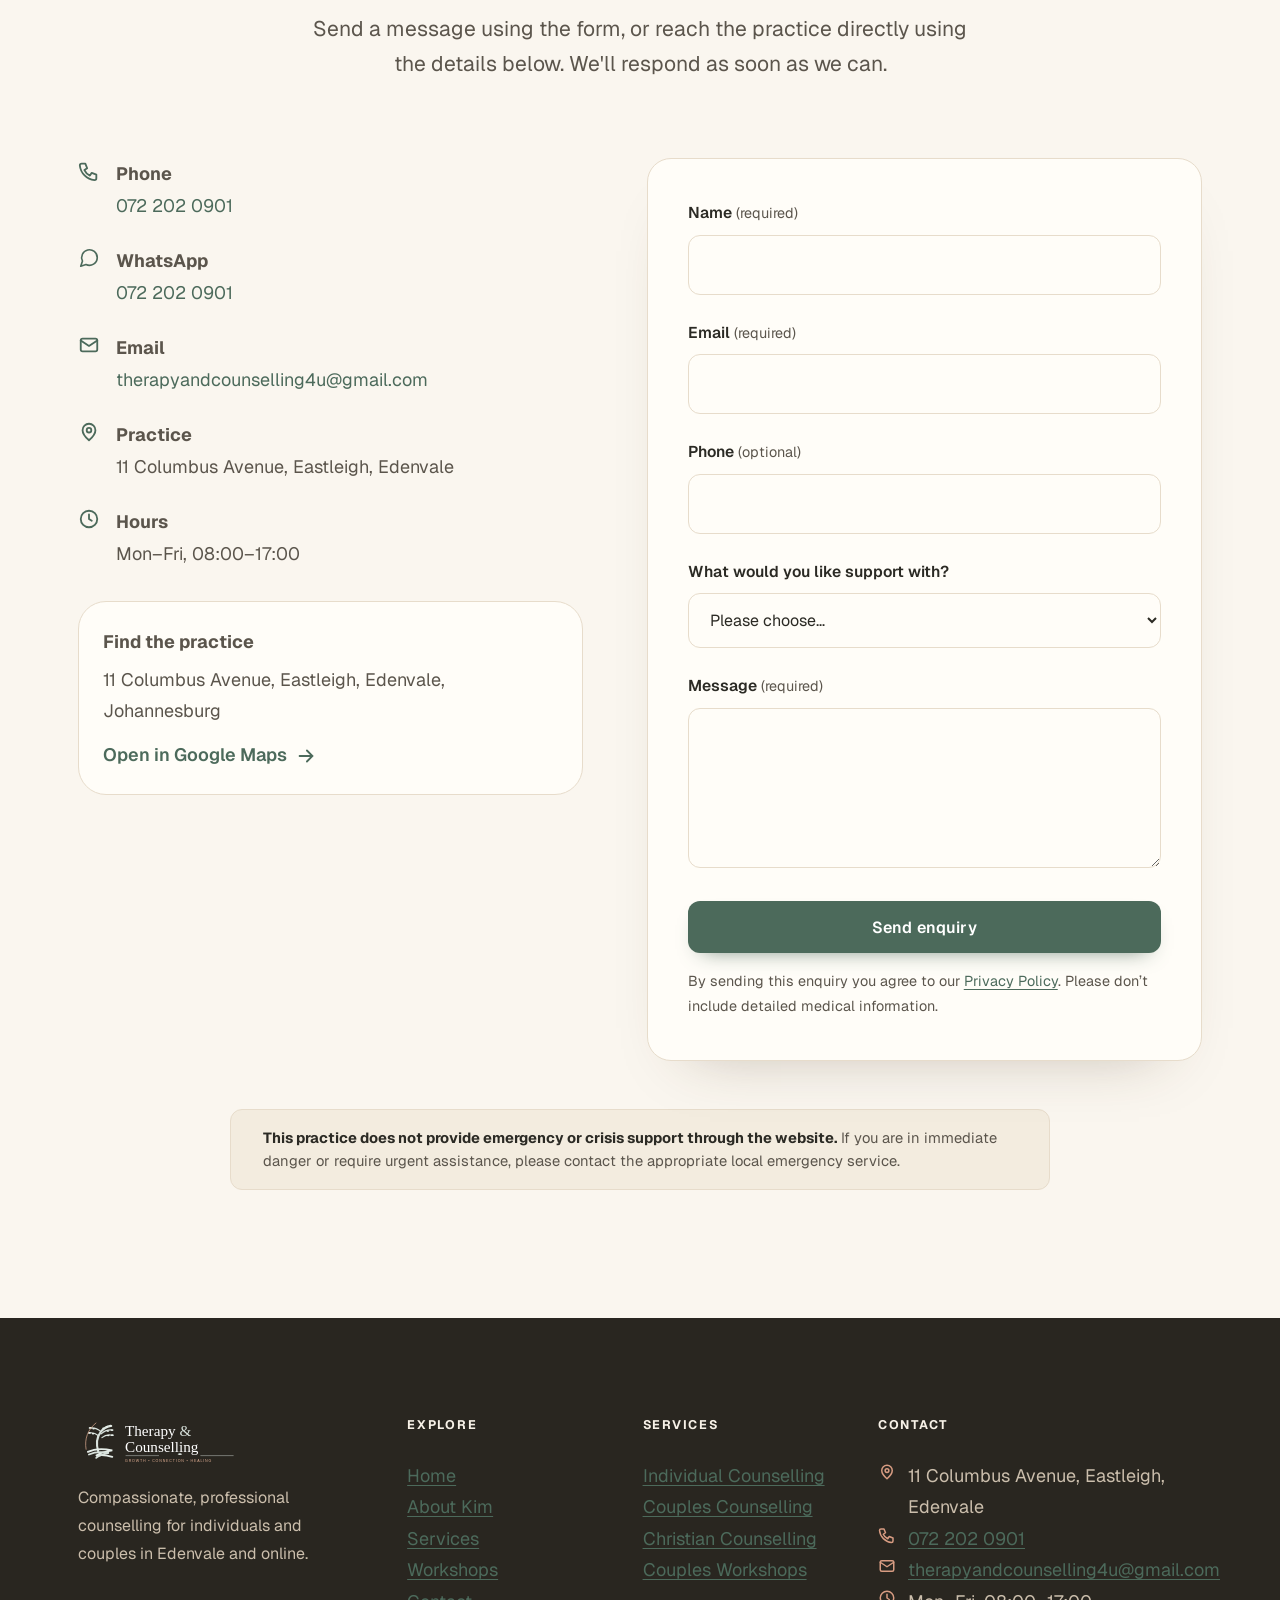
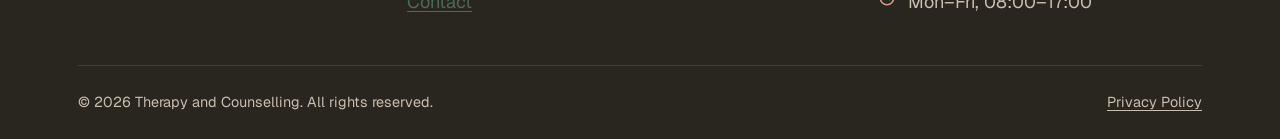
<file: therapy-and-counselling/services.html>
<!DOCTYPE html>
<html lang="en-ZA">
<head>
  <meta charset="UTF-8" />
  <meta name="viewport" content="width=device-width, initial-scale=1.0" />
  <title>Counselling Services &amp; Contact — Edenvale &amp; Online | Therapy &amp; Counselling</title>
  <meta name="description" content="Individual, couples and Christian counselling, plus Gottman-informed couples workshops in Edenvale and online. Contact the practice to book a session." />
  <!-- TODO(confirm): final production domain before launch -->
  <link rel="canonical" href="https://www.therapyandcounselling.co.za/services.html" />
  <meta property="og:type" content="website" />
  <meta property="og:title" content="Counselling Services &amp; Contact — Edenvale &amp; Online | Therapy &amp; Counselling" />
  <meta property="og:description" content="Individual, couples and Christian counselling, plus Gottman-informed couples workshops in Edenvale and online. Contact the practice to book a session." />
  <meta property="og:url" content="https://www.therapyandcounselling.co.za/services.html" />
  <meta name="twitter:card" content="summary_large_image" />
  <meta property="og:image" content="https://www.therapyandcounselling.co.za/assets/images/og-services.webp" />
  <meta name="twitter:image" content="https://www.therapyandcounselling.co.za/assets/images/og-services.webp" />
  <meta name="theme-color" content="#FAF6EF" />

  <link rel="icon" type="image/svg+xml" href="assets/logo/therapy-favicon.svg" />
  <link rel="preconnect" href="https://fonts.googleapis.com" />
  <link rel="preconnect" href="https://fonts.gstatic.com" crossorigin />
  <!-- Display headings: Fraunces. Body/UI: Geist. -->
  <link href="https://fonts.googleapis.com/css2?family=Fraunces:opsz,wght@9..144,400;9..144,500;9..144,600&family=Geist:wght@400;500;600;700&display=swap" rel="stylesheet" />
  <link rel="stylesheet" href="css/styles.css" />
</head>
<body>
  <a class="skip-link" href="#main">Skip to content</a>

  <!-- ============================================================ HEADER -->
  <header class="site-header" id="site-header">
    <div class="container">
      <nav class="nav" aria-label="Primary">
        <a class="brand" href="index.html" aria-label="Therapy and Counselling — home">
          <img class="brand__logo" src="assets/logo/therapy-logo-primary.svg" width="980" height="270" alt="" />
          <img class="brand__icon" src="assets/logo/therapy-logo-icon.svg" width="130" height="150" alt="" />
        </a>
        <ul class="nav__links">
          <li><a href="index.html">Home</a></li>
          <li><a href="about.html">About Kim</a></li>
          <li><a href="services.html" aria-current="page">Services</a></li>
          <li><a href="#workshops">Workshops</a></li>
          <li><a href="#contact">Contact</a></li>
        </ul>
        <div class="nav__actions">
          <a class="nav__phone" href="tel:+27722020901" aria-label="Call the practice"><svg xmlns="http://www.w3.org/2000/svg" viewBox="0 0 24 24" aria-hidden="true" focusable="false"><g fill="none" stroke="currentColor" stroke-width="2" stroke-linecap="round" stroke-linejoin="round"><path d="M4 4h4l2 5-3 2a12 12 0 0 0 6 6l2-3 5 2v4a2 2 0 0 1-2 2A18 18 0 0 1 2 6a2 2 0 0 1 2-2z"/></g></svg>072 202 0901</a>
          <a class="btn btn-primary" href="#contact">Book a Session</a>
          <button class="nav__toggle" id="navToggle" aria-label="Open menu" aria-expanded="false" aria-controls="drawer">
            <svg viewBox="0 0 24 24" fill="none" stroke="currentColor" stroke-width="2" stroke-linecap="round"><path d="M3 6h18M3 12h18M3 18h18"/></svg>
          </button>
        </div>
      </nav>
    </div>
  </header>

  <div class="drawer-overlay" id="drawerOverlay"></div>
  <aside class="drawer" id="drawer" aria-label="Menu" aria-hidden="true">
    <div class="drawer__head">
      <img class="drawer__logo" src="assets/logo/therapy-logo-icon.svg" width="130" height="150" alt="Therapy and Counselling" />
      <button class="drawer__close" id="drawerClose" aria-label="Close menu">
        <svg viewBox="0 0 24 24" fill="none" stroke="currentColor" stroke-width="2" stroke-linecap="round"><path d="M6 6l12 12M18 6L6 18"/></svg>
      </button>
    </div>
    <nav class="drawer__links" aria-label="Mobile">
      <a href="index.html">Home</a>
      <a href="about.html">About Kim</a>
      <a href="services.html">Services</a>
      <a href="#workshops">Workshops</a>
      <a href="#contact">Contact</a>
    </nav>
    <a class="btn btn-primary btn-block" href="#contact">Book a Session</a>
    <div class="drawer__contact">
      <a href="tel:+27722020901">Call 072 202 0901</a>
      <a href="mailto:therapyandcounselling4u@gmail.com">Email the practice</a>
    </div>
  </aside>

  <main id="main">
    <section class="page-hero">
      <div class="container">
        <p class="eyebrow">Services &amp; Contact</p>
        <h1 class="h1">Counselling Services in Edenvale &amp; Online</h1>
        <p class="lede">Individual and couples counselling, faith-sensitive support, and Gottman-informed couples workshops — available in person in Edenvale and online.</p>
      </div>
    </section>

    <section class="section" id="individual" aria-labelledby="individual-title">
      <div class="container">
        <div class="svc reveal">
          <div class="svc__head">
            <span class="card__icon" aria-hidden="true"><svg xmlns="http://www.w3.org/2000/svg" viewBox="0 0 24 24" aria-hidden="true" focusable="false"><g fill="none" stroke="currentColor" stroke-width="2" stroke-linecap="round" stroke-linejoin="round"><circle cx="12" cy="8" r="4"/><path d="M4.5 21a7.5 7.5 0 0 1 15 0"/></g></svg></span>
            <div><p class="eyebrow">Individual Counselling</p><h2 class="h2" id="individual-title">Support for whatever you're carrying</h2></div>
          </div>
          <p class="svc__body">A supportive, confidential space to work through anxiety, stress, grief, trauma, burnout, life changes and relationship difficulties — at a pace that feels manageable. Sessions are tailored to what you need, whether that's short-term help with something specific or longer-term support.</p>
          <ul class="taglist"><li class="tag">Anxiety</li><li class="tag">Stress</li><li class="tag">Grief and loss</li><li class="tag">Trauma</li><li class="tag">Burnout</li><li class="tag">Life transitions</li><li class="tag">Relationships</li></ul>
        </div>
      </div>
    </section>

    <section class="section section--surface" id="couples" aria-labelledby="couples-title">
      <div class="container">
        <div class="svc reveal">
          <div class="svc__head">
            <span class="card__icon" aria-hidden="true"><svg xmlns="http://www.w3.org/2000/svg" viewBox="0 0 24 24" aria-hidden="true" focusable="false"><g fill="none" stroke="currentColor" stroke-width="2" stroke-linecap="round" stroke-linejoin="round"><circle cx="8" cy="8" r="3"/><circle cx="16" cy="8" r="3"/><path d="M2.5 20a5.5 5.5 0 0 1 11 0M10.5 20a5.5 5.5 0 0 1 11 0"/></g></svg></span>
            <div><p class="eyebrow">Couples Counselling</p><h2 class="h2" id="couples-title">Reconnect and communicate more clearly</h2></div>
          </div>
          <p class="svc__body">Practical, supportive counselling to help couples understand conflict patterns, communicate more clearly and rebuild connection. Whether you're navigating a specific challenge or a longer-standing pattern, counselling offers a calm space to work through it together.</p>
          <ul class="taglist"><li class="tag">Communication</li><li class="tag">Conflict patterns</li><li class="tag">Rebuilding connection</li><li class="tag">Trust</li><li class="tag">Life changes together</li></ul>
        </div>
      </div>
    </section>

    <section class="section" id="christian" aria-labelledby="christian-title">
      <div class="container">
        <div class="svc reveal">
          <div class="svc__head">
            <span class="card__icon" aria-hidden="true"><svg xmlns="http://www.w3.org/2000/svg" viewBox="0 0 24 24" aria-hidden="true" focusable="false"><g fill="none" stroke="currentColor" stroke-width="2" stroke-linecap="round" stroke-linejoin="round"><path d="M10 3h4v6h6v4h-6v8h-4v-8H4V9h6z"/></g></svg></span>
            <div><p class="eyebrow">Christian Counselling</p><h2 class="h2" id="christian-title">Faith-sensitive support, entirely optional</h2></div>
          </div>
          <p class="svc__body">For clients who would like to include Christian beliefs and spiritual questions in the counselling process. This is entirely optional and offered only where it's welcome — counselling is always led by what matters to you.</p>
          
        </div>
      </div>
    </section>

    <!-- ============================================================ COUPLES WORKSHOPS -->
    <section class="section section--warm" id="workshops" aria-labelledby="workshop-title">
      <div class="container">
        <div class="workshop">
          <div class="workshop__media reveal">
            <div class="media media--wide">
              <img src="assets/images/workshop.webp" width="365" height="365" alt="A warm, supportive counselling session" loading="eager" decoding="async" />
            </div>
            <span class="workshop__chip"><svg xmlns="http://www.w3.org/2000/svg" viewBox="0 0 24 24" aria-hidden="true" focusable="false"><g fill="none" stroke="currentColor" stroke-width="2" stroke-linecap="round" stroke-linejoin="round"><rect x="3" y="4" width="18" height="13" rx="2"/><path d="M8 21h8M12 17v4"/></g></svg>In-person &amp; online</span>
            <!-- Gottman "Leader" seal — reflects Kim's confirmed Gottman Institute workshop-leader training (FW-002 §2). -->
            <span class="workshop__seal">
              <img src="assets/images/gottman-leader-badge.webp" width="400" height="318" alt="Leader — The Seven Principles for Making Marriage Work, The Gottman Institute" loading="eager" decoding="async" />
            </span>
          </div>
          <div class="workshop__content stack reveal">
            <p class="eyebrow">Couples Workshops</p>
            <h2 class="h2" id="workshop-title">Strengthen Your Relationship With Practical Tools</h2>
            <p>Couples workshops offer structured, practical guidance based on established relationship principles. They help couples better understand damaging patterns, improve communication and create healthier ways of working through challenges.</p>
            <p class="muted">Available in selected Johannesburg locations and online.</p>
            <!-- EDITABLE EVENT BLOCK — FW-002 §11. No confirmed date is set, so a neutral enquiry message is shown.
                 When a workshop is scheduled, replace this paragraph with a <dl> of date / time / location / booking. -->
            <p>No workshop date is currently scheduled. To register your interest or ask about upcoming dates, please get in touch.</p>
            <a class="btn btn-secondary" href="#contact">Enquire about workshops <svg viewBox="0 0 24 24" fill="none" stroke="currentColor" stroke-width="2" stroke-linecap="round"><path d="M5 12h14M13 6l6 6-6 6"/></svg></a>
          </div>
        </div>
      </div>
    </section>

    <!-- ============================================================ IN-PERSON & ONLINE -->
    <section class="section" aria-labelledby="format-title">
      <div class="container">
        <div class="section-head reveal">
          <p class="eyebrow">Sessions</p>
          <h2 class="h2" id="format-title">In person and online</h2>
        </div>
        <div class="grid grid-2">
          <article class="card reveal">
            <span class="card__icon" aria-hidden="true"><svg xmlns="http://www.w3.org/2000/svg" viewBox="0 0 24 24" aria-hidden="true" focusable="false"><g fill="none" stroke="currentColor" stroke-width="2" stroke-linecap="round" stroke-linejoin="round"><path d="M12 21s7-6 7-11a7 7 0 1 0-14 0c0 5 7 11 7 11z"/><circle cx="12" cy="10" r="2.5"/></g></svg></span>
            <h3 class="h3">In person</h3>
            <p>Sessions at the practice in Eastleigh, Edenvale — a calm, private and comfortable setting. Weekday appointments, Monday to Friday.</p>
          </article>
          <article class="card reveal">
            <span class="card__icon" aria-hidden="true"><svg xmlns="http://www.w3.org/2000/svg" viewBox="0 0 24 24" aria-hidden="true" focusable="false"><g fill="none" stroke="currentColor" stroke-width="2" stroke-linecap="round" stroke-linejoin="round"><rect x="3" y="4" width="18" height="13" rx="2"/><path d="M8 21h8M12 17v4"/></g></svg></span>
            <h3 class="h3">Online</h3>
            <p>Secure video sessions for clients who prefer to meet remotely or can't attend in person. The same confidential, professional support from wherever suits you.</p>
          </article>
        </div>
      </div>
    </section>

    <!-- ============================================================ WHAT TO EXPECT -->
    <section class="section section--surface" aria-labelledby="how-title">
      <div class="container">
        <div class="section-head reveal">
          <p class="eyebrow">What to Expect</p>
          <h2 class="h2" id="how-title">Getting started is simple</h2>
          <p class="lede u-center">Reaching out is often the hardest part. Here's what to expect from the first contact onward.</p>
        </div>
        <ol class="steps">
          <li class="step reveal"><div class="step__num" aria-hidden="true">1</div><h3 class="h4">Get in Touch</h3><p>Send a message, call, or complete the enquiry form — whatever feels most comfortable.</p></li>
          <li class="step reveal"><div class="step__num" aria-hidden="true">2</div><h3 class="h4">Initial Conversation</h3><p>We discuss the support you're looking for and whether the practice is a suitable fit.</p></li>
          <li class="step reveal"><div class="step__num" aria-hidden="true">3</div><h3 class="h4">Your First Session</h3><p>You begin exploring your concerns in a confidential and supportive environment.</p></li>
          <li class="step reveal"><div class="step__num" aria-hidden="true">4</div><h3 class="h4">Ongoing Support</h3><p>We continue at an agreed pace, reviewing goals together as counselling progresses.</p></li>
        </ol>
      </div>
    </section>

    <!-- ============================================================ CONTACT + ENQUIRY FORM -->
    <section class="section" id="contact" aria-labelledby="contact-title">
      <div class="container">
        <div class="section-head reveal">
          <p class="eyebrow">Contact</p>
          <h2 class="h2" id="contact-title">Get in touch</h2>
          <p class="lede u-center">Send a message using the form, or reach the practice directly using the details below. We'll respond as soon as we can.</p>
        </div>

        <div class="contact-grid reveal">
          <div class="contact-details">
            <ul>
              <li><svg xmlns="http://www.w3.org/2000/svg" viewBox="0 0 24 24" aria-hidden="true" focusable="false"><g fill="none" stroke="currentColor" stroke-width="2" stroke-linecap="round" stroke-linejoin="round"><path d="M4 4h4l2 5-3 2a12 12 0 0 0 6 6l2-3 5 2v4a2 2 0 0 1-2 2A18 18 0 0 1 2 6a2 2 0 0 1 2-2z"/></g></svg><div><strong>Phone</strong><br /><a href="tel:+27722020901">072 202 0901</a></div></li>
              <!-- TODO(confirm): WhatsApp availability & number (assumed same as phone). -->
              <li><svg viewBox="0 0 24 24" fill="none" stroke="currentColor" stroke-width="1.8" stroke-linecap="round" stroke-linejoin="round" aria-hidden="true"><path d="M21 11.5a8.5 8.5 0 0 1-12.3 7.6L3 21l1.9-5.7A8.5 8.5 0 1 1 21 11.5z"/></svg><div><strong>WhatsApp</strong><br /><a href="https://wa.me/27722020901" target="_blank" rel="noopener noreferrer">072 202 0901</a></div></li>
              <li><svg xmlns="http://www.w3.org/2000/svg" viewBox="0 0 24 24" aria-hidden="true" focusable="false"><g fill="none" stroke="currentColor" stroke-width="2" stroke-linecap="round" stroke-linejoin="round"><rect x="3" y="5" width="18" height="14" rx="2"/><path d="M3 7l9 6 9-6"/></g></svg><div><strong>Email</strong><br /><a href="mailto:therapyandcounselling4u@gmail.com">therapyandcounselling4u@gmail.com</a></div></li>
              <li><svg xmlns="http://www.w3.org/2000/svg" viewBox="0 0 24 24" aria-hidden="true" focusable="false"><g fill="none" stroke="currentColor" stroke-width="2" stroke-linecap="round" stroke-linejoin="round"><path d="M12 21s7-6 7-11a7 7 0 1 0-14 0c0 5 7 11 7 11z"/><circle cx="12" cy="10" r="2.5"/></g></svg><div><strong>Practice</strong><br />11 Columbus Avenue, Eastleigh, Edenvale</div></li>
              <li><svg xmlns="http://www.w3.org/2000/svg" viewBox="0 0 24 24" aria-hidden="true" focusable="false"><g fill="none" stroke="currentColor" stroke-width="2" stroke-linecap="round" stroke-linejoin="round"><circle cx="12" cy="12" r="9"/><path d="M12 7v5l3 2"/></g></svg><div><strong>Hours</strong><br />Mon–Fri, 08:00–17:00</div></li>
            </ul>
            <div class="map-card">
              <div class="map-card__body">
                <strong>Find the practice</strong>
                <p class="muted" style="margin:6px 0 12px">11 Columbus Avenue, Eastleigh, Edenvale, Johannesburg</p>
                <a class="textlink" href="https://www.google.com/maps/search/?api=1&amp;query=11+Columbus+Avenue+Eastleigh+Edenvale" target="_blank" rel="noopener">Open in Google Maps <svg viewBox="0 0 24 24" fill="none" stroke="currentColor" stroke-width="2" stroke-linecap="round"><path d="M5 12h14M13 6l6 6-6 6"/></svg></a>
              </div>
            </div>
          </div>

          <div class="enquiry">
            <!-- ENQUIRY FORM — client-side validation only. TODO(confirm): connect a delivery endpoint
                 (e.g. Cloudflare Pages Function or Formspree) before launch. Until then the form does NOT
                 fake a success state; it directs the visitor to phone/email. -->
            <form id="enquiry-form" action="/api/enquiry" method="post" novalidate>
              <!-- Honeypot: bots fill this; real users never see it. Server discards these. -->
              <div class="hp-field" aria-hidden="true">
                <label for="f-company">Company (leave blank)</label>
                <input id="f-company" name="company" type="text" tabindex="-1" autocomplete="off" />
              </div>
              <div class="field">
                <label for="f-name">Name <span class="hint">(required)</span></label>
                <input id="f-name" name="name" type="text" autocomplete="name" required />
                <span class="error">Please enter your name.</span>
              </div>
              <div class="field">
                <label for="f-email">Email <span class="hint">(required)</span></label>
                <input id="f-email" name="email" type="email" autocomplete="email" required />
                <span class="error">Please enter a valid email address.</span>
              </div>
              <div class="field">
                <label for="f-phone">Phone <span class="hint">(optional)</span></label>
                <input id="f-phone" name="phone" type="tel" autocomplete="tel" />
              </div>
              <div class="field">
                <label for="f-topic">What would you like support with?</label>
                <select id="f-topic" name="topic">
                  <option value="">Please choose…</option>
                  <option>Individual counselling</option>
                  <option>Couples counselling</option>
                  <option>Christian counselling</option>
                  <option>Couples workshop</option>
                  <option>Something else</option>
                </select>
              </div>
              <div class="field">
                <label for="f-message">Message <span class="hint">(required)</span></label>
                <textarea id="f-message" name="message" required></textarea>
                <span class="error">Please add a short message.</span>
              </div>
              <button id="enquiry-submit" class="btn btn-primary btn-block" type="submit">Send enquiry</button>
              <p id="form-status" class="form-status" role="status" aria-live="polite"></p>
              <p class="form-privacy">By sending this enquiry you agree to our <a href="privacy.html">Privacy Policy</a>. Please don’t include detailed medical information.</p>
            </form>
          </div>
        </div>

        <!-- NON-EMERGENCY NOTICE — FW-002 §17. Exact wording & local crisis resources to be confirmed before launch. -->
        <p class="notice notice--oncream" role="note" style="max-width:820px;margin:var(--s8) auto 0">
          <strong>This practice does not provide emergency or crisis support through the website.</strong>
          If you are in immediate danger or require urgent assistance, please contact the appropriate local emergency service.
        </p>
      </div>
    </section>
  </main>

  <!-- ============================================================ FOOTER -->
  <footer class="site-footer">
    <div class="container">
      <div class="footer__grid">
        <div>
          <a class="brand" href="index.html" aria-label="Therapy and Counselling — home" style="margin-bottom:var(--s4)">
            <img class="footer__logo" src="assets/logo/therapy-logo-reverse.svg" width="980" height="270" alt="" />
          </a>
          <p class="footer__summary">Compassionate, professional counselling for individuals and couples in Edenvale and online.</p>
        </div>
        <nav aria-label="Footer">
          <h4>Explore</h4>
          <ul>
            <li><a href="index.html">Home</a></li>
            <li><a href="about.html">About Kim</a></li>
            <li><a href="services.html">Services</a></li>
            <li><a href="#workshops">Workshops</a></li>
            <li><a href="#contact">Contact</a></li>
          </ul>
        </nav>
        <div>
          <h4>Services</h4>
          <ul>
            <li><a href="services.html#individual">Individual Counselling</a></li>
            <li><a href="services.html#couples">Couples Counselling</a></li>
            <li><a href="services.html#christian">Christian Counselling</a></li>
            <li><a href="#workshops">Couples Workshops</a></li>
          </ul>
        </div>
        <div>
          <h4>Contact</h4>
          <ul class="footer__contact">
            <li><svg xmlns="http://www.w3.org/2000/svg" viewBox="0 0 24 24" aria-hidden="true" focusable="false"><g fill="none" stroke="currentColor" stroke-width="2" stroke-linecap="round" stroke-linejoin="round"><path d="M12 21s7-6 7-11a7 7 0 1 0-14 0c0 5 7 11 7 11z"/><circle cx="12" cy="10" r="2.5"/></g></svg><span>11 Columbus Avenue, Eastleigh, Edenvale</span></li>
            <li><svg xmlns="http://www.w3.org/2000/svg" viewBox="0 0 24 24" aria-hidden="true" focusable="false"><g fill="none" stroke="currentColor" stroke-width="2" stroke-linecap="round" stroke-linejoin="round"><path d="M4 4h4l2 5-3 2a12 12 0 0 0 6 6l2-3 5 2v4a2 2 0 0 1-2 2A18 18 0 0 1 2 6a2 2 0 0 1 2-2z"/></g></svg><a href="tel:+27722020901">072 202 0901</a></li>
            <li><svg xmlns="http://www.w3.org/2000/svg" viewBox="0 0 24 24" aria-hidden="true" focusable="false"><g fill="none" stroke="currentColor" stroke-width="2" stroke-linecap="round" stroke-linejoin="round"><rect x="3" y="5" width="18" height="14" rx="2"/><path d="M3 7l9 6 9-6"/></g></svg><a href="mailto:therapyandcounselling4u@gmail.com">therapyandcounselling4u@gmail.com</a></li>
            <li><svg xmlns="http://www.w3.org/2000/svg" viewBox="0 0 24 24" aria-hidden="true" focusable="false"><g fill="none" stroke="currentColor" stroke-width="2" stroke-linecap="round" stroke-linejoin="round"><circle cx="12" cy="12" r="9"/><path d="M12 7v5l3 2"/></g></svg><span>Mon–Fri, 08:00–17:00</span></li>
          </ul>
        </div>
      </div>
      <div class="footer__bottom">
        <span>© <span id="year">2026</span> Therapy and Counselling. All rights reserved.</span>
        <a href="privacy.html">Privacy Policy</a>
        <!-- OPTIONAL credit — include only if approved by the client (FW-002 §16): <span>Website by Forge Digital</span> -->
      </div>
    </div>
  </footer>
  <script src="js/main.js"></script>
</body>
</html>
</file>
<file: therapy-and-counselling/css/styles.css>
/* =====================================================================
   Therapy & Counselling — Shared Design System (v2 · premium refinement)
   Client: Kim van Zeeventer, Registered Counselling Psychologist, Edenvale
   Build: Forge Digital (FW-002). Static site for Cloudflare Pages.
   v2 goal: elevate from "professional" to "premium boutique practice"
   (warmer natural palette, editorial serif display, more whitespace,
   softer components). No Forge branding, colours or logo. WCAG AA kept.
   ===================================================================== */

/* ------------------------------------------------------------------ Tokens */
:root {
  /* Warm, natural palette (evolved from FW-002 §15; greens retained, neutrals warmed) */
  --ink:        #2B2A24;  /* warm espresso — headings/strong text */
  --ink-warm:   #292620;  /* dark sections (warmer than a cool charcoal) */
  --text:       #5B554C;  /* warm taupe — body */
  --bg:         #FAF6EF;  /* warm ivory — page background */
  --surface:    #F3ECDF;  /* warm oat — sections/panels */
  --surface-2:  #EDE3D2;  /* deeper sand — feature bands */
  --card:       #FFFDF8;  /* soft warm white — cards */

  --sage:       #6E8B7B;  /* natural green accent */
  --sage-dark:  #4C6A5B;  /* primary actions, links (AA on light) */
  --sage-deep:  #3E5949;  /* hover */
  --clay:       #BC6C4E;  /* terracotta — decorative / graphical / large only */
  --clay-light: #D89C82;  /* warm accent on dark backgrounds */

  --border:     #E7DCCB;  /* warm hairline border */
  --white:      #FFFFFF;

  --sage-tint:  rgba(110,139,123,.14);
  --clay-tint:  rgba(188,108,78,.13);
  --on-dark:    #F7F1E7;  /* warm off-white text on dark */
  --on-dark-2:  #CBBEAC;  /* muted warm text on dark (AA on --ink-warm) */

  /* Typography */
  --font: "Geist", "Inter", system-ui, -apple-system, "Segoe UI", Arial, sans-serif;
  --font-display: "Fraunces", Georgia, "Times New Roman", serif;

  /* Spacing — 8px system */
  --s1:4px; --s2:8px; --s3:12px; --s4:16px; --s5:24px; --s6:32px;
  --s7:40px; --s8:48px; --s9:64px; --s10:80px; --s11:96px; --s12:120px;

  /* Radii — softer/editorial */
  --r-card:24px; --r-btn:12px; --r-input:12px; --r-img:28px; --r-pill:999px;

  /* Layout — more generous */
  --container:1180px;
  --pad:28px;
  --section-y:128px;

  /* Elevation — soft, warm, diffuse */
  --shadow-sm:0 2px 10px rgba(70,52,32,.05);
  --shadow:0 30px 60px -42px rgba(70,52,32,.34);
  --shadow-lg:0 46px 100px -55px rgba(70,52,32,.42);
}
@media (max-width:900px){ :root{ --section-y:88px; --pad:24px; } }
@media (max-width:560px){ :root{ --pad:20px; --section-y:64px; } }

/* ------------------------------------------------------------------ Reset */
*,*::before,*::after{ box-sizing:border-box; }
html{ -webkit-text-size-adjust:100%; scroll-behavior:smooth; }
@media (prefers-reduced-motion:reduce){ html{ scroll-behavior:auto; } }
body{
  margin:0; font-family:var(--font);
  font-size:1.125rem; line-height:1.75; color:var(--text); background:var(--bg);
  -webkit-font-smoothing:antialiased; text-rendering:optimizeLegibility;
}
img,svg{ max-width:100%; display:block; }
h1,h2,h3,h4,h5{ margin:0; color:var(--ink); }
p{ margin:0; }
ul,ol{ margin:0; padding:0; list-style:none; }
a{ color:var(--sage-dark); text-decoration:underline; text-underline-offset:3px; text-decoration-thickness:1px; }
a:hover{ color:var(--ink); }

/* ------------------------------------------------------------------ Type scale */
.h1,.h2,.h3{ font-family:var(--font-display); font-optical-sizing:auto; font-weight:500; color:var(--ink); }
.h1{ font-size:clamp(2.6rem, 1.7rem + 3.1vw, 3.9rem); line-height:1.06;  letter-spacing:-.012em; }
.h2{ font-size:clamp(2rem, 1.45rem + 2.1vw, 2.9rem);   line-height:1.12; letter-spacing:-.01em; }
.h3{ font-size:clamp(1.38rem, 1.2rem + .7vw, 1.7rem);  line-height:1.22; }
.h4{ font-family:var(--font); font-size:1.15rem; line-height:1.4; font-weight:600; color:var(--ink); }
.lede{ font-size:clamp(1.12rem, 1.02rem + .45vw, 1.32rem); line-height:1.65; color:var(--text); max-width:62ch; }
.small{ font-size:.95rem; }
.muted{ color:var(--text); }
.eyebrow{
  display:inline-flex; align-items:center; gap:10px;
  font-family:var(--font); font-size:.78rem; font-weight:600; letter-spacing:.16em;
  text-transform:uppercase; color:var(--sage-dark); margin:0 0 var(--s5);
}
.eyebrow::before{ content:""; width:26px; height:1.5px; background:var(--clay); display:inline-block; }

/* ------------------------------------------------------------------ Layout */
.container{ max-width:var(--container); margin:0 auto; padding:0 var(--pad); }
.section{ padding-top:var(--section-y); padding-bottom:var(--section-y); }
.section--surface{ background:var(--surface); }
.section--warm{ background:var(--surface-2); }
.section-head{ max-width:660px; margin:0 auto clamp(48px,6vw,88px); text-align:center; }
.section-head .h2{ margin-bottom:var(--s5); }
.section-head .lede{ margin-inline:auto; }
.stack > * + *{ margin-top:var(--s5); }

/* ------------------------------------------------------------------ Buttons */
.btn{
  display:inline-flex; align-items:center; justify-content:center; gap:var(--s2);
  min-height:52px; padding:15px 30px; border-radius:var(--r-btn);
  font:inherit; font-size:1rem; font-weight:600; letter-spacing:.008em; line-height:1.2;
  border:1.5px solid transparent; cursor:pointer; text-decoration:none;
  transition:background-color .28s cubic-bezier(.2,.7,.3,1), color .28s ease,
             border-color .28s ease, transform .28s cubic-bezier(.2,.7,.3,1), box-shadow .28s ease;
}
.btn svg{ width:18px; height:18px; flex:none; transition:transform .28s cubic-bezier(.2,.7,.3,1); }
.btn:hover svg{ transform:translateX(3px); }
.btn:focus-visible{ outline:3px solid var(--sage-dark); outline-offset:3px; }
.btn-primary{ background:var(--sage-dark); color:var(--white); box-shadow:0 10px 22px -14px rgba(76,106,91,.9); }
.btn-primary:hover{ background:var(--sage-deep); color:var(--white); transform:translateY(-2px); box-shadow:0 18px 34px -16px rgba(62,89,73,.95); }
.btn-secondary{ background:transparent; color:var(--sage-dark); border-color:var(--sage-dark); }
.btn-secondary:hover{ background:var(--sage-dark); color:var(--white); transform:translateY(-2px); }
.btn-lg{ min-height:58px; padding:18px 38px; }
.btn-block{ width:100%; }
/* on dark backgrounds */
.on-dark .btn-primary,.btn-oncream{ background:var(--on-dark); color:var(--ink); box-shadow:none; }
.on-dark .btn-primary:hover,.btn-oncream:hover{ background:#FFFFFF; color:var(--ink); }
.on-dark .btn-secondary{ color:var(--on-dark); border-color:rgba(247,241,231,.45); }
.on-dark .btn-secondary:hover{ background:rgba(247,241,231,.12); color:var(--on-dark); border-color:rgba(247,241,231,.6); }
@media (prefers-reduced-motion:reduce){ .btn:hover{ transform:none; } .btn:hover svg{ transform:none; } }

.textlink{ font-family:var(--font); font-weight:600; text-decoration:none; color:var(--sage-dark); display:inline-flex; align-items:center; gap:8px; }
.textlink svg{ width:18px; height:18px; transition:transform .28s cubic-bezier(.2,.7,.3,1); }
.textlink:hover{ color:var(--sage-deep); }
.textlink:hover svg{ transform:translateX(4px); }
@media (prefers-reduced-motion:reduce){ .textlink:hover svg{ transform:none; } }

/* ------------------------------------------------------------------ A11y helpers */
.skip-link{
  position:absolute; left:var(--s4); top:-64px; z-index:1000;
  background:var(--ink); color:#fff; padding:12px 20px; border-radius:10px; text-decoration:none; transition:top .2s ease;
}
.skip-link:focus{ top:var(--s4); color:#fff; }
:focus-visible{ outline:3px solid var(--sage-dark); outline-offset:2px; }
.visually-hidden{ position:absolute!important; width:1px; height:1px; padding:0; margin:-1px; overflow:hidden; clip:rect(0 0 0 0); white-space:nowrap; border:0; }

/* ------------------------------------------------------------------ Header / nav */
.site-header{
  position:sticky; top:0; z-index:100; background:rgba(250,246,239,.82);
  backdrop-filter:saturate(120%) blur(10px); -webkit-backdrop-filter:saturate(120%) blur(10px);
  border-bottom:1px solid transparent; transition:border-color .3s ease, background-color .3s ease;
}
.site-header.is-scrolled{ border-bottom-color:var(--border); background:rgba(250,246,239,.94); }
.nav{ display:flex; align-items:center; gap:var(--s6); min-height:82px; }
.brand{ display:inline-flex; align-items:center; gap:11px; text-decoration:none; margin-right:auto; }
.nav__links{ display:flex; align-items:center; gap:var(--s6); }
.nav__links a{ color:var(--ink); text-decoration:none; font-weight:500; font-size:1rem; position:relative; padding:4px 0; }
.nav__links a::after{ content:""; position:absolute; left:0; right:0; bottom:-2px; height:1.5px; background:var(--sage-dark); transform:scaleX(0); transform-origin:left; transition:transform .28s ease; }
.nav__links a:hover,.nav__links a[aria-current="page"]{ color:var(--sage-dark); }
.nav__links a:hover::after,.nav__links a[aria-current="page"]::after{ transform:scaleX(1); }
.nav__actions{ display:flex; align-items:center; gap:var(--s4); margin-left:var(--s6); }
.nav__phone{ display:inline-flex; align-items:center; gap:7px; color:var(--ink); text-decoration:none; font-weight:600; font-size:.95rem; }
.nav__phone svg{ width:18px; height:18px; color:var(--sage-dark); }
.nav__toggle{ display:none; background:none; border:0; padding:10px; cursor:pointer; color:var(--ink); }
.nav__toggle svg{ width:26px; height:26px; }

.drawer-overlay{ position:fixed; inset:0; background:rgba(41,38,32,.42); opacity:0; visibility:hidden; transition:opacity .25s ease; z-index:150; }
.drawer-overlay.is-open{ opacity:1; visibility:visible; }
.drawer{
  position:fixed; inset:0 0 0 auto; width:min(340px,88vw); background:var(--bg); z-index:200;
  transform:translateX(100%); transition:transform .3s cubic-bezier(.2,.7,.3,1); padding:var(--s6);
  display:flex; flex-direction:column; gap:var(--s6); box-shadow:-14px 0 50px rgba(41,38,32,.18);
}
.drawer.is-open{ transform:translateX(0); }
.drawer__head{ display:flex; align-items:center; justify-content:space-between; }
.drawer__close{ background:none; border:0; padding:8px; cursor:pointer; color:var(--ink); }
.drawer__close svg{ width:26px; height:26px; }
.drawer__links{ display:flex; flex-direction:column; gap:var(--s3); }
.drawer__links a{ color:var(--ink); text-decoration:none; font-size:1.15rem; font-weight:500; padding:10px 0; border-bottom:1px solid var(--border); }
.drawer__contact{ margin-top:auto; display:flex; flex-direction:column; gap:var(--s3); font-size:.95rem; }
.drawer__contact a{ color:var(--ink); }
@media (max-width:900px){
  .nav__links, .nav__actions .btn{ display:none; }
  .nav__toggle{ display:inline-flex; }
  .nav__actions{ margin-left:auto; gap:var(--s2); }
}


/* ------------------------------------------------------------------ Hero (immersive, overlapping) */
.hero{ position:relative; padding:clamp(48px,6vw,88px) 0 var(--section-y); overflow:hidden; }
.hero::before{ /* soft organic wash */
  content:""; position:absolute; top:-14%; right:-8%; width:52vw; height:52vw; max-width:760px; max-height:760px;
  background:radial-gradient(circle at 50% 50%, var(--sage-tint), transparent 62%); z-index:0; pointer-events:none;
}
.hero .container{ position:relative; z-index:1; }
.hero__stage{ display:grid; grid-template-columns:1.02fr .98fr; align-items:center; }
.hero__content{
  position:relative; z-index:2; background:var(--card); border:1px solid var(--border);
  border-radius:var(--r-img); padding:clamp(30px,3.2vw,54px); box-shadow:var(--shadow);
  margin-right:-104px; max-width:600px;
}
.hero__content .h1{ margin-bottom:var(--s5); }
.hero__lede{ margin-bottom:var(--s7); }
.hero__cta{ display:flex; flex-wrap:wrap; gap:var(--s4); }
.hero__reassure{ display:flex; flex-wrap:wrap; align-items:center; gap:var(--s2) var(--s4); margin-top:var(--s6); color:var(--text); font-size:.98rem; }
.hero__reassure .dot{ width:5px; height:5px; border-radius:50%; background:var(--clay); display:inline-block; }
.hero__figure{ position:relative; }
.hero__chip{
  position:absolute; right:20px; bottom:24px; z-index:3;
  display:flex; align-items:center; gap:10px; background:var(--card); border:1px solid var(--border);
  border-radius:16px; padding:12px 16px; box-shadow:var(--shadow); font-size:.92rem; font-weight:600; color:var(--ink);
}
.hero__chip svg{ width:20px; height:20px; color:var(--sage-dark); flex:none; }
@media (max-width:900px){
  .hero__stage{ grid-template-columns:1fr; }
  .hero__figure{ order:1; }
  .hero__content{ order:2; margin-right:0; margin-top:-44px; max-width:none; }
  .hero__chip{ top:16px; bottom:auto; right:16px; }
  .hero__cta .btn{ flex:1 1 auto; }
}

/* ------------------------------------------------------------------ Trust strip */
.trust{ background:var(--surface); }
.trust__row{ display:flex; flex-wrap:wrap; justify-content:center; align-items:center; gap:var(--s5) var(--s9); padding:var(--s8) 0; }
.trust__item{ display:flex; align-items:center; gap:var(--s3); color:var(--ink); font-weight:500; font-size:.98rem; }
.trust__item svg{ width:24px; height:24px; color:var(--sage-dark); flex:none; }

/* ------------------------------------------------------------------ Grids & cards */
.grid{ display:grid; gap:var(--s7); }
.grid-2{ grid-template-columns:repeat(2,1fr); }
.grid-3{ grid-template-columns:repeat(3,1fr); }
.grid-4{ grid-template-columns:repeat(4,1fr); }
@media (max-width:900px){ .grid-3,.grid-4{ grid-template-columns:repeat(2,1fr); } }
@media (max-width:640px){ .grid-2,.grid-3,.grid-4{ grid-template-columns:1fr; } }

.card{
  background:var(--card); border:1px solid var(--border); border-radius:var(--r-card);
  padding:clamp(30px,2.6vw,44px); display:flex; flex-direction:column; gap:var(--s4);
  box-shadow:var(--shadow-sm); transition:transform .3s cubic-bezier(.2,.7,.3,1), box-shadow .3s ease, border-color .3s ease;
}
.card:hover{ transform:translateY(-4px); box-shadow:var(--shadow); border-color:#DCCFB9; }
@media (prefers-reduced-motion:reduce){ .card:hover{ transform:none; } }
.card__icon{
  width:60px; height:60px; border-radius:50%; background:var(--sage-tint);
  display:grid; place-items:center; color:var(--sage-dark); margin-bottom:var(--s2);
}
.card__icon svg{ width:28px; height:28px; }
.card p{ color:var(--text); }
.card .textlink{ margin-top:auto; padding-top:var(--s4); }

/* ------------------------------------------------------------------ About + timeline */
.about{ display:grid; grid-template-columns:.9fr 1.1fr; gap:clamp(40px,5vw,88px); align-items:center; }
.about__media{ position:relative; }
.about__badge{
  position:absolute; left:-24px; bottom:32px; background:var(--card); border:1px solid var(--border);
  border-radius:18px; padding:16px 20px; box-shadow:var(--shadow); max-width:220px;
}
.about__badge .lbl{ font-size:.85rem; color:var(--text); margin-top:4px; }
@media (max-width:900px){ .about{ grid-template-columns:1fr; } .about__badge{ left:16px; } }

.timeline{ position:relative; margin:var(--s6) 0 var(--s7); padding-left:34px; }
.timeline::before{ content:""; position:absolute; left:8px; top:8px; bottom:8px; width:2px; background:var(--border); }
.timeline__item{ position:relative; padding-bottom:var(--s6); }
.timeline__item:last-child{ padding-bottom:0; }
.timeline__item::before{
  content:""; position:absolute; left:-34px; top:5px; width:18px; height:18px; border-radius:50%;
  background:var(--card); border:2.5px solid var(--sage-dark);
}
.timeline__item.is-now::before{ background:var(--sage-dark); }
.timeline__year{ font-family:var(--font-display); font-size:1.02rem; font-weight:600; color:var(--clay); letter-spacing:.01em; }
.timeline__title{ font-family:var(--font-display); font-size:1.18rem; font-weight:600; color:var(--ink); margin-top:2px; }
.timeline__desc{ color:var(--text); font-size:1rem; margin-top:4px; }

/* ------------------------------------------------------------------ Steps (How counselling works) */
.steps{ display:grid; grid-template-columns:repeat(4,1fr); gap:var(--s6); }
@media (max-width:900px){ .steps{ grid-template-columns:repeat(2,1fr); } }
@media (max-width:560px){ .steps{ grid-template-columns:1fr; } }
.step{ background:transparent; padding:0; }
.step__num{
  width:52px; height:52px; border-radius:50%; background:var(--card); border:1px solid var(--border);
  display:grid; place-items:center; font-family:var(--font-display); font-size:1.35rem; font-weight:600;
  color:var(--sage-dark); margin-bottom:var(--s5); box-shadow:var(--shadow-sm);
}
.step h3{ margin-bottom:var(--s2); }
.step p{ color:var(--text); font-size:1rem; }

/* ------------------------------------------------------------------ Workshop feature (emotive) */
.workshop{ display:grid; grid-template-columns:1fr 1fr; gap:clamp(40px,5vw,80px); align-items:center; }
.workshop__media{
  position:relative;
  width:100%;
  max-width:365px;
  margin-inline:auto;
}
.workshop__media{
  position:relative;
  width:100%;
  max-width:365px;
  margin-inline:auto;
}

.workshop__media .media{
  width:100%;
  aspect-ratio:1 / 1;
  height:auto;
  padding-top:0;
}

.workshop__media .media > img{
  position:absolute;
  inset:0;
  width:100%;
  height:100%;
  object-fit:cover;
  display:block;
}
.workshop__chip{
  position:relative; left:-22px; top:28px; z-index:2; display:inline-flex; align-items:center; gap:9px;
  background:var(--card); border:1px solid var(--border); border-radius:14px; padding:11px 15px;
  box-shadow:var(--shadow); font-size:.9rem; font-weight:600; color:var(--ink);
}
.workshop__chip svg{ width:18px; height:18px; color:var(--clay); flex:none; }
@media (max-width:900px){ .workshop{ grid-template-columns:1fr; } .workshop__media{ order:-1; } .workshop__chip{ left:14px; } }

.event-card{
  background:var(--card); border:1px solid var(--border); border-radius:var(--r-card);
  padding:clamp(24px,2.6vw,36px); box-shadow:var(--shadow-sm);
}
.event-card__tag{
  display:inline-block; font-family:var(--font); font-size:.72rem; font-weight:700; letter-spacing:.12em;
  text-transform:uppercase; color:var(--clay); background:var(--clay-tint); padding:6px 14px;
  border-radius:var(--r-pill); margin-bottom:var(--s4);
}
.event-card dl{ margin:0; display:grid; grid-template-columns:auto 1fr; gap:var(--s3) var(--s5); }
.event-card dt{ color:var(--text); font-size:.95rem; }
.event-card dd{ margin:0; color:var(--ink); font-weight:600; font-size:.98rem; }
.event-card .note{ margin-top:var(--s5); color:var(--text); font-size:.95rem; }

/* ------------------------------------------------------------------ Value list (Why comfortable) */
.value{ display:flex; gap:var(--s4); align-items:flex-start; }
.value__icon{ width:50px; height:50px; flex:none; border-radius:50%; background:var(--card); border:1px solid var(--border); display:grid; place-items:center; color:var(--sage-dark); box-shadow:var(--shadow-sm); }
.value__icon svg{ width:23px; height:23px; }
.value h3{ font-family:var(--font-display); font-size:1.18rem; font-weight:600; color:var(--ink); margin-bottom:6px; }
.value p{ color:var(--text); font-size:1rem; }

/* ------------------------------------------------------------------ FAQ */
.faq{ max-width:820px; margin:0 auto; }
.faq__item{ border-bottom:1px solid var(--border); }
.faq__item:first-child{ border-top:1px solid var(--border); }
.faq__item summary{
  list-style:none; cursor:pointer; padding:var(--s6) 0; display:flex; gap:var(--s5);
  justify-content:space-between; align-items:center;
  font-family:var(--font-display); font-size:1.2rem; font-weight:600; color:var(--ink);
}
.faq__item summary::-webkit-details-marker{ display:none; }
.faq__item summary .ico{ position:relative; width:22px; height:22px; flex:none; }
.faq__item summary .ico::before,.faq__item summary .ico::after{ content:""; position:absolute; background:var(--sage-dark); border-radius:2px; transition:transform .25s ease, opacity .25s ease; }
.faq__item summary .ico::before{ top:10px; left:1px; right:1px; height:2px; }
.faq__item summary .ico::after{ left:10px; top:1px; bottom:1px; width:2px; }
.faq__item[open] summary .ico::after{ transform:rotate(90deg); opacity:0; }
.faq__answer{ padding:0 0 var(--s6); color:var(--text); max-width:72ch; }
.faq__answer > * + *{ margin-top:var(--s3); }
.faq__disclaimer{ max-width:820px; margin:var(--s8) auto 0; padding:var(--s5) var(--s6); background:var(--card); border:1px solid var(--border); border-radius:var(--r-card); color:var(--text); font-size:.95rem; }

/* ------------------------------------------------------------------ Booking CTA (contained warm-dark panel) */
.booking-section{ background:var(--bg); }
.booking{
  position:relative; overflow:hidden; background:var(--ink-warm); color:var(--on-dark);
  border-radius:36px; padding:clamp(52px,6vw,104px) clamp(24px,4vw,72px); text-align:center;
}
.booking::before{ content:""; position:absolute; top:-30%; left:-10%; width:60%; height:120%;
  background:radial-gradient(circle at 40% 50%, rgba(110,139,123,.22), transparent 60%); pointer-events:none; }
.booking::after{ content:""; position:absolute; bottom:-40%; right:-8%; width:55%; height:120%;
  background:radial-gradient(circle at 60% 50%, rgba(188,108,78,.16), transparent 60%); pointer-events:none; }
.booking > *{ position:relative; z-index:1; }
.booking .eyebrow{ color:var(--clay-light); justify-content:center; }
.booking .eyebrow::before{ background:var(--clay-light); }
.booking .h2{ color:var(--on-dark); margin-bottom:var(--s5); }
.booking__lede{ max-width:54ch; margin:0 auto var(--s8); color:var(--on-dark-2); }
.booking__cta{ display:flex; flex-wrap:wrap; justify-content:center; gap:var(--s4); }
.booking__methods{ display:flex; flex-wrap:wrap; justify-content:center; gap:var(--s4) var(--s8); margin-top:var(--s8); }
.booking__method{ display:inline-flex; align-items:center; gap:var(--s3); color:var(--on-dark); font-weight:500; }
.booking__method svg{ width:20px; height:20px; color:var(--clay-light); flex:none; }
.booking__method a{ color:var(--on-dark); text-decoration-color:rgba(247,241,231,.4); }
.booking__method a:hover{ color:#fff; }
.notice{
  max-width:640px; margin:var(--s8) auto 0; padding:var(--s4) var(--s6);
  border:1px solid rgba(247,241,231,.22); border-radius:var(--r-btn); color:var(--on-dark-2);
  font-size:.92rem; line-height:1.6;
}
.notice strong{ color:var(--on-dark); }

/* ------------------------------------------------------------------ Forms (shared — Contact page ready) */
.field{ margin-bottom:var(--s5); }
.field label{ display:block; font-weight:600; color:var(--ink); margin-bottom:var(--s2); font-size:.98rem; }
.field .hint{ font-weight:400; color:var(--text); font-size:.9rem; }
.field input,.field select,.field textarea{
  width:100%; min-height:54px; padding:15px 17px; font:inherit; font-size:1rem; color:var(--ink);
  background:var(--card); border:1px solid var(--border); border-radius:var(--r-input);
}
.field textarea{ min-height:160px; resize:vertical; }
.field input:focus,.field select:focus,.field textarea:focus{ outline:none; border-color:var(--sage-dark); box-shadow:0 0 0 3px rgba(76,106,91,.18); }
.field .error{ color:#B4462F; font-size:.9rem; margin-top:6px; display:none; }
.field.is-invalid input,.field.is-invalid textarea,.field.is-invalid select{ border-color:#B4462F; }
.field.is-invalid .error{ display:block; }

/* ------------------------------------------------------------------ Footer */
.site-footer{ background:var(--ink-warm); color:var(--on-dark-2); }
.footer__grid{ display:grid; grid-template-columns:1.5fr 1fr 1fr 1.2fr; gap:var(--s8); padding:var(--s11) 0 var(--s8); }
@media (max-width:900px){ .footer__grid{ grid-template-columns:1fr 1fr; gap:var(--s8); } }
@media (max-width:560px){ .footer__grid{ grid-template-columns:1fr; } }
.footer__grid h4{ font-family:var(--font); color:var(--on-dark); font-size:.78rem; letter-spacing:.14em; text-transform:uppercase; margin-bottom:var(--s5); }
.footer__summary{ color:var(--on-dark-2); max-width:34ch; font-size:1rem; }
.footer ul{ display:flex; flex-direction:column; gap:var(--s3); }
.footer a{ color:var(--on-dark-2); text-decoration:none; }
.footer a:hover{ color:var(--on-dark); text-decoration:underline; }
.footer__contact li{ display:flex; gap:var(--s3); align-items:flex-start; }
.footer__contact svg{ width:18px; height:18px; color:var(--clay-light); flex:none; margin-top:3px; }
.footer__bottom{ border-top:1px solid rgba(247,241,231,.12); padding:var(--s5) 0; display:flex; flex-wrap:wrap; gap:var(--s3) var(--s5); justify-content:space-between; align-items:center; font-size:.9rem; }
.footer__bottom a{ color:var(--on-dark-2); }

/* ------------------------------------------------------------------ Motion (reduced-motion safe) */
.reveal{ opacity:0; transform:translateY(18px); transition:opacity .7s ease, transform .7s cubic-bezier(.2,.7,.3,1); }
.reveal.is-in{ opacity:1; transform:none; }
@media (prefers-reduced-motion:reduce){ .reveal{ opacity:1; transform:none; transition:none; } }

/* ------------------------------------------------------------------ Brand logos (supplied identity — colours & aspect ratios preserved) */
/* Horizontal lockup 920:250; icon 120:140; sizes keep exact viewBox ratio (no layout shift). */
.brand__logo{ width:190px; height:auto; display:block; }   /* desktop header — primary (fits within 82px header) */
.brand__icon{ width:38px;  height:auto; display:none; }    /* mobile header — icon mark */
.drawer__logo{ width:40px; height:auto; display:block; }   /* mobile drawer — icon mark */
.footer__logo{ width:196px; height:auto; display:block; }  /* footer (dark) — reverse lockup */
@media (max-width:640px){
  .brand__logo{ display:none; }
  .brand__icon{ display:block; }
}

/* ------------------------------------------------------------------ Photography (intrinsic-ratio box via padding; height stable in all renderers) */
.media{ position:relative; width:100%; height:0; overflow:hidden; background:var(--surface); border:1px solid var(--border); border-radius:var(--r-img); box-shadow:var(--shadow); }
.media > img{ position:absolute; inset:0; width:100%; height:100%; object-fit:cover; display:block; }
.media--hero{ padding-top:125%; }      /* 4:5 */
.media--portrait{ padding-top:125%; }  /* 4:5 */
.media--wide{ padding-top:80%; }       /* 5:4 */
@media (max-width:900px){ .media--hero{ padding-top:68.75%; } } /* 16:11 */

/* Gottman "Leader" seal on the workshop image */
.workshop__seal{
  position:absolute; right:-18px; bottom:-18px; z-index:2;
  background:var(--card); border:1px solid var(--border); border-radius:16px;
  padding:10px 12px; box-shadow:var(--shadow);
}
.workshop__seal img{ display:block; width:92px; height:auto; }
@media (max-width:900px){ .workshop__seal{ right:10px; bottom:10px; } .workshop__seal img{ width:76px; } }

/* ================================================================== INTERIOR PAGES (About / Services / Privacy) */
.page-hero{ background:var(--surface); border-bottom:1px solid var(--border); }
.page-hero .container{ padding-top:clamp(72px,9vw,116px); padding-bottom:clamp(44px,6vw,72px); }
.page-hero .h1{ max-width:18ch; }
.page-hero .lede{ max-width:60ch; margin-top:var(--s5); }

.svc{ max-width:820px; }
.svc__head{ display:flex; gap:var(--s5); align-items:flex-start; margin-bottom:var(--s5); }
.svc__head .card__icon{ flex:none; margin:0; }
.svc__head .eyebrow{ margin-bottom:var(--s2); }
.svc__body{ font-size:1.05rem; }

.taglist{ display:flex; flex-wrap:wrap; gap:var(--s3); margin-top:var(--s5); padding:0; list-style:none; }
.tag{ display:inline-flex; align-items:center; padding:8px 15px; background:var(--card); border:1px solid var(--border); border-radius:999px; font-size:.92rem; color:var(--text); }

.contact-grid{ display:grid; grid-template-columns:1fr 1.1fr; gap:clamp(32px,5vw,72px); align-items:start; }
@media (max-width:900px){ .contact-grid{ grid-template-columns:1fr; } }
.contact-details ul{ display:flex; flex-direction:column; gap:var(--s5); padding:0; list-style:none; }
.contact-details li{ display:flex; gap:var(--s4); align-items:flex-start; }
.contact-details svg{ width:22px; height:22px; color:var(--sage-dark); flex:none; margin-top:2px; }
.contact-details a{ color:var(--sage-dark); text-decoration:none; }
.contact-details a:hover{ text-decoration:underline; }
.map-card{ margin-top:var(--s6); border:1px solid var(--border); border-radius:var(--r-img); overflow:hidden; background:var(--card); }
.map-card__body{ padding:var(--s5); }

.enquiry{ background:var(--card); border:1px solid var(--border); border-radius:var(--r-card); padding:clamp(24px,4vw,40px); box-shadow:var(--shadow); }
.form-status{ margin-top:var(--s4); font-size:.95rem; padding:12px 16px; border-radius:var(--r-input); display:none; }
.form-status.is-error{ display:block; background:rgba(180,70,47,.08); border:1px solid rgba(180,70,47,.32); color:#B4462F; }
.form-status.is-note{ display:block; background:var(--surface); border:1px solid var(--border); color:var(--text); }

/* non-emergency notice on light sections */
.notice--oncream{ background:var(--surface); border:1px solid var(--border); color:var(--text); }
.notice--oncream strong{ color:var(--ink); }

/* ================================================================== LAUNCH REFINEMENTS (v2.1) */
/* Headline balance — prevents awkward wraps between desktop widths */
.h1,.h2,.h3{ text-wrap:balance; }
.lede,.svc__body,.faq__answer p,.about__content p{ text-wrap:pretty; }
.about__content p{ max-width:62ch; }

/* Intentional image crops (natural positions rather than blind centre) */
.media--hero > img{ object-position:50% 40%; }
.media--portrait > img{ object-position:50% 18%; }   /* bias to Kim's face */
.media--wide > img{ object-position:50% 45%; }

/* Workshop photo is 365x365 — cap so it is never upscaled (swap for hi-res when supplied) */
.workshop__media{ max-width:365px; margin-inline:auto; }

/* FAQ summary legibility on small screens */
@media (max-width:560px){ .faq__item summary{ font-size:1.06rem; gap:var(--s4); } }

/* Utilities (replace repeated one-off inline styles) */
.u-center{ margin-inline:auto; }
.u-measure{ max-width:760px; margin-inline:auto; }

/* Form: sending / disabled state, honeypot, status variants */
.btn[aria-busy="true"],.btn:disabled{ opacity:.7; cursor:progress; pointer-events:none; }
.hp-field{ position:absolute!important; left:-9999px!important; width:1px; height:1px; overflow:hidden; }
.form-privacy{ margin-top:var(--s4); font-size:.9rem; color:var(--text); }
.form-status.is-ok{ display:block; background:rgba(76,106,91,.10); border:1px solid rgba(76,106,91,.35); color:var(--sage-deep); }
</file>
